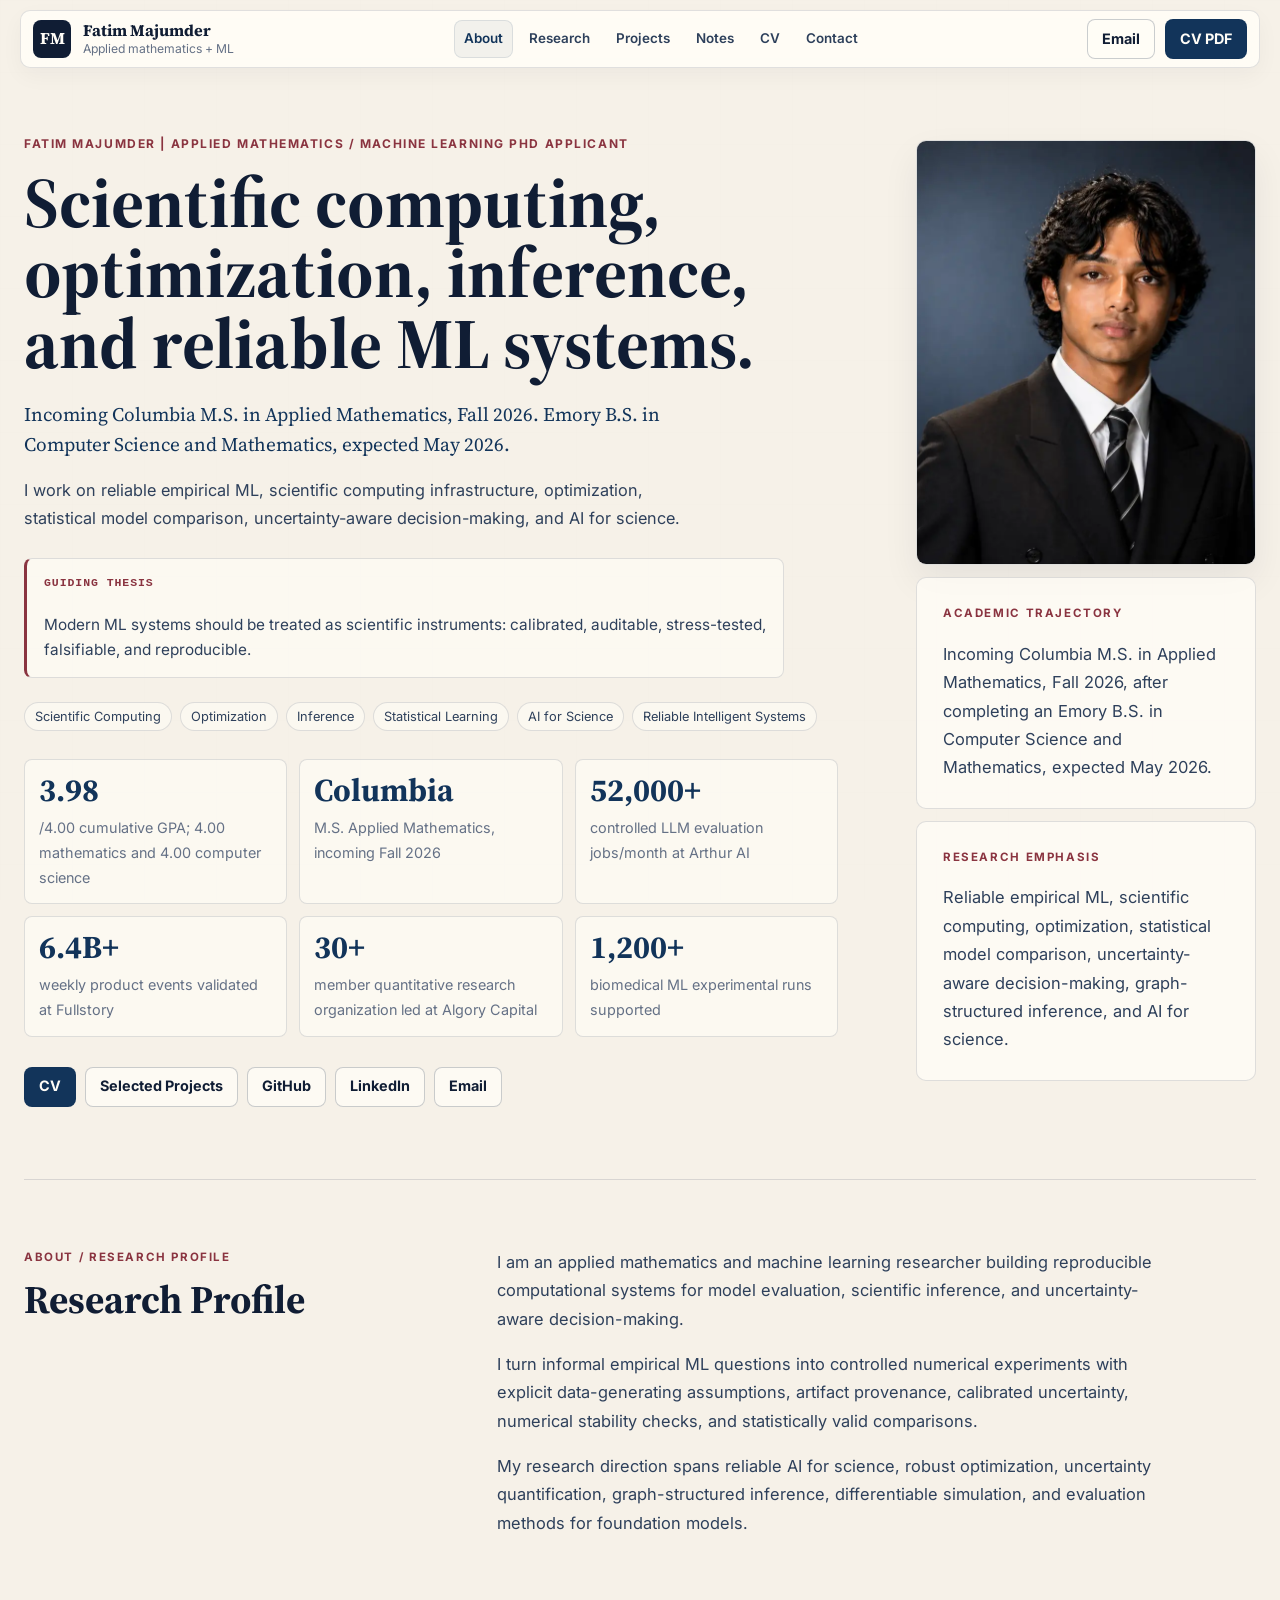
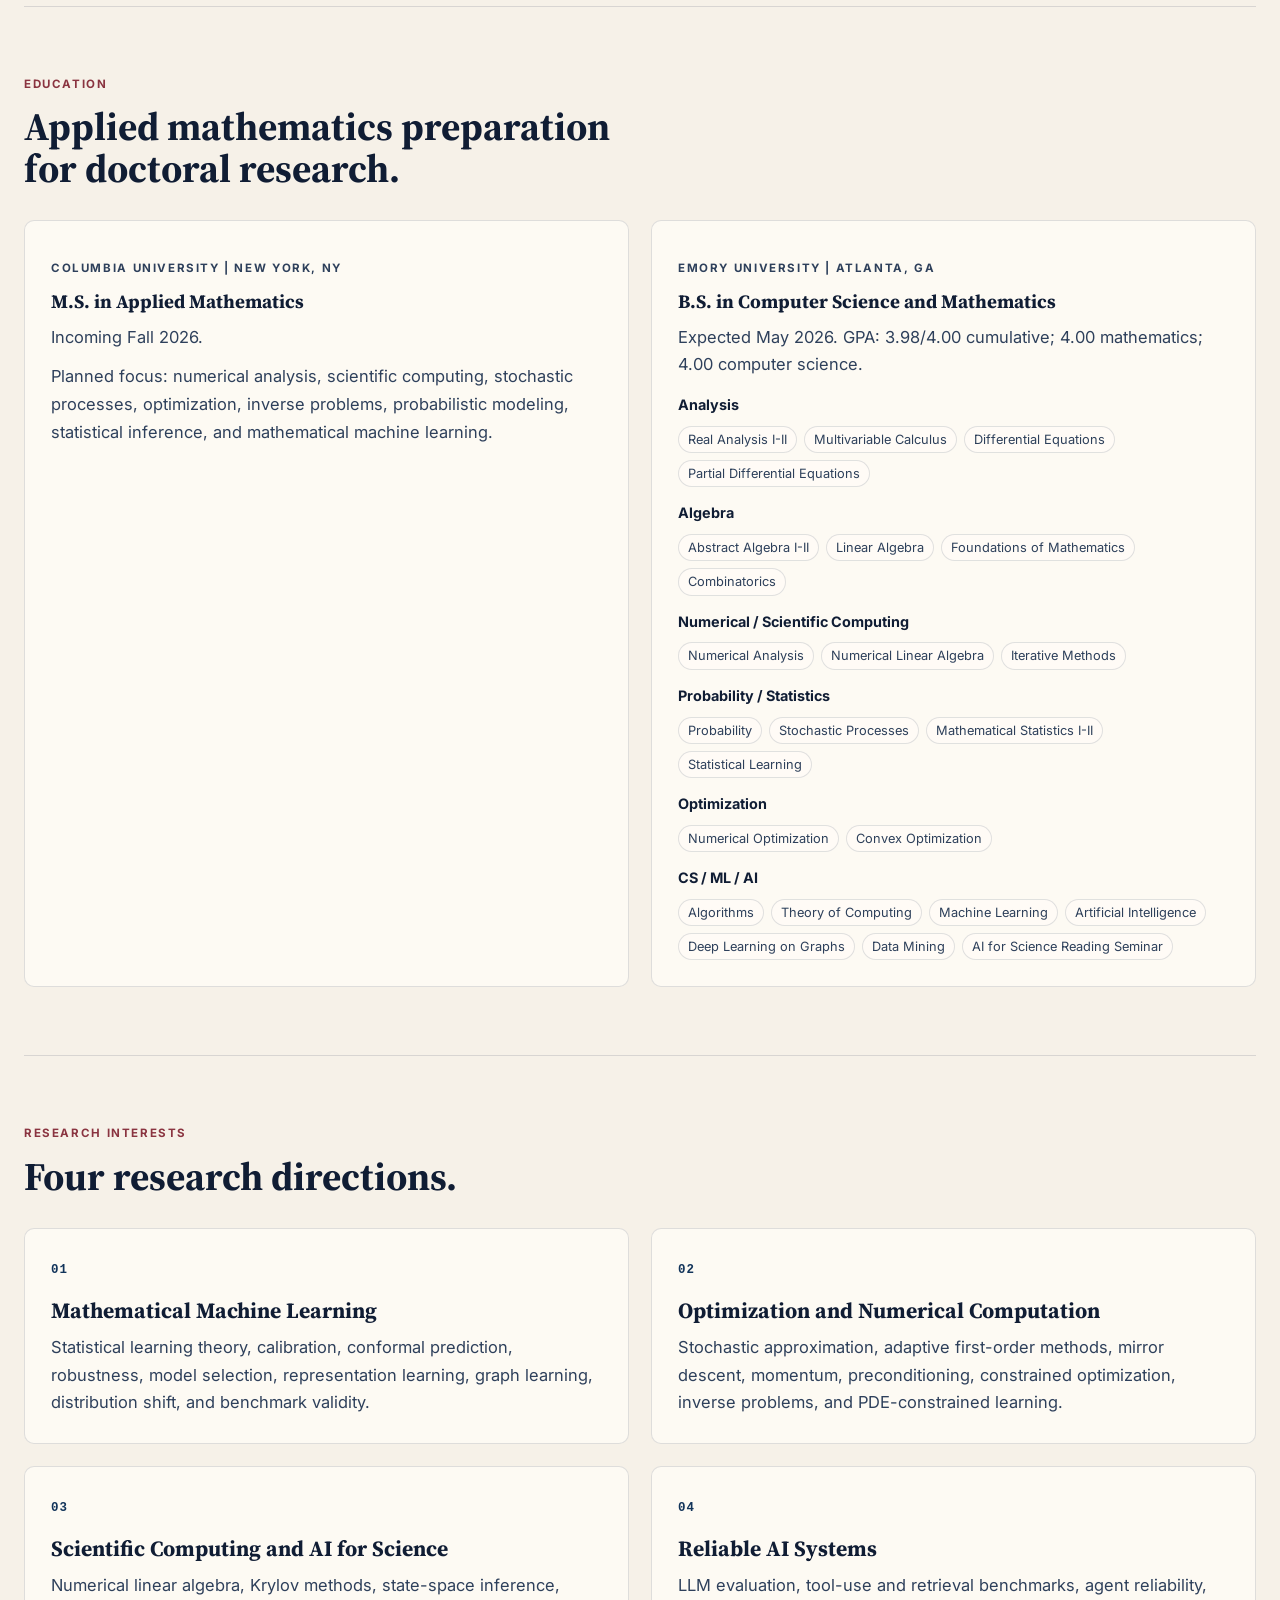
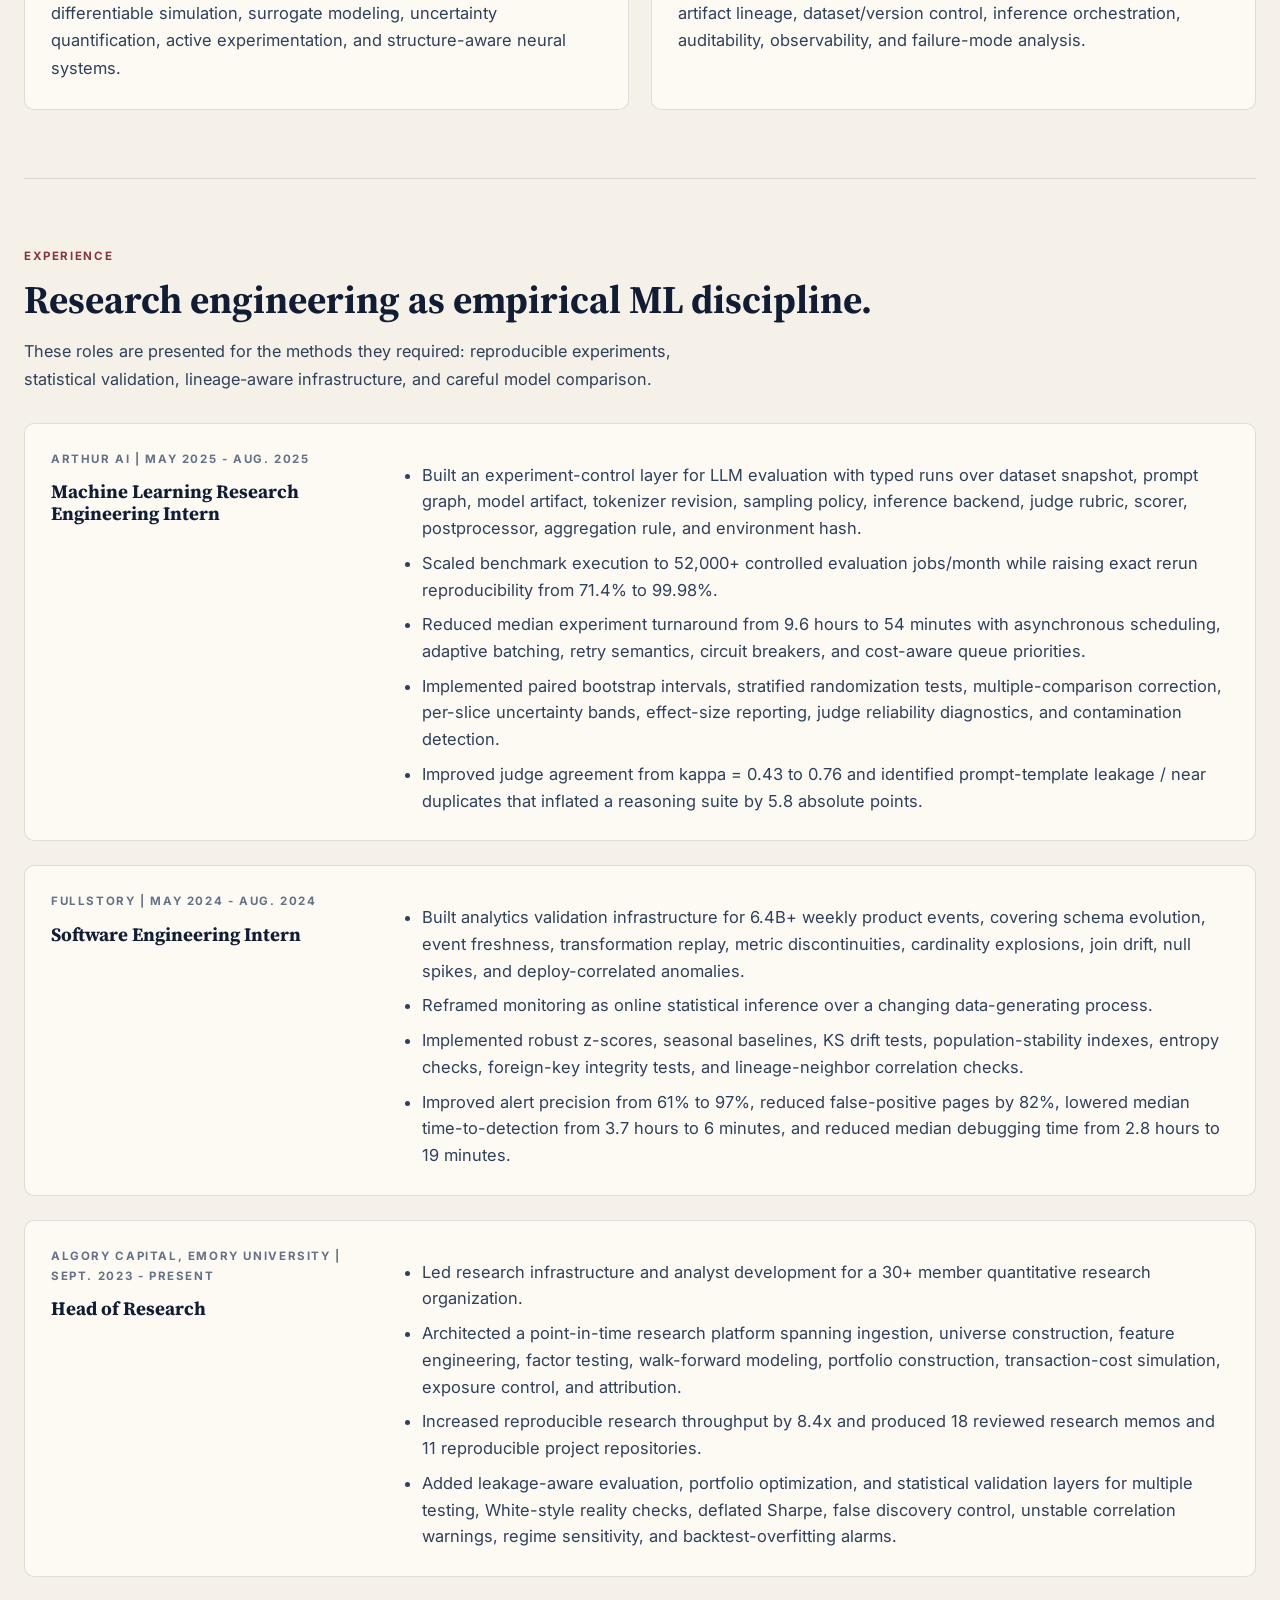
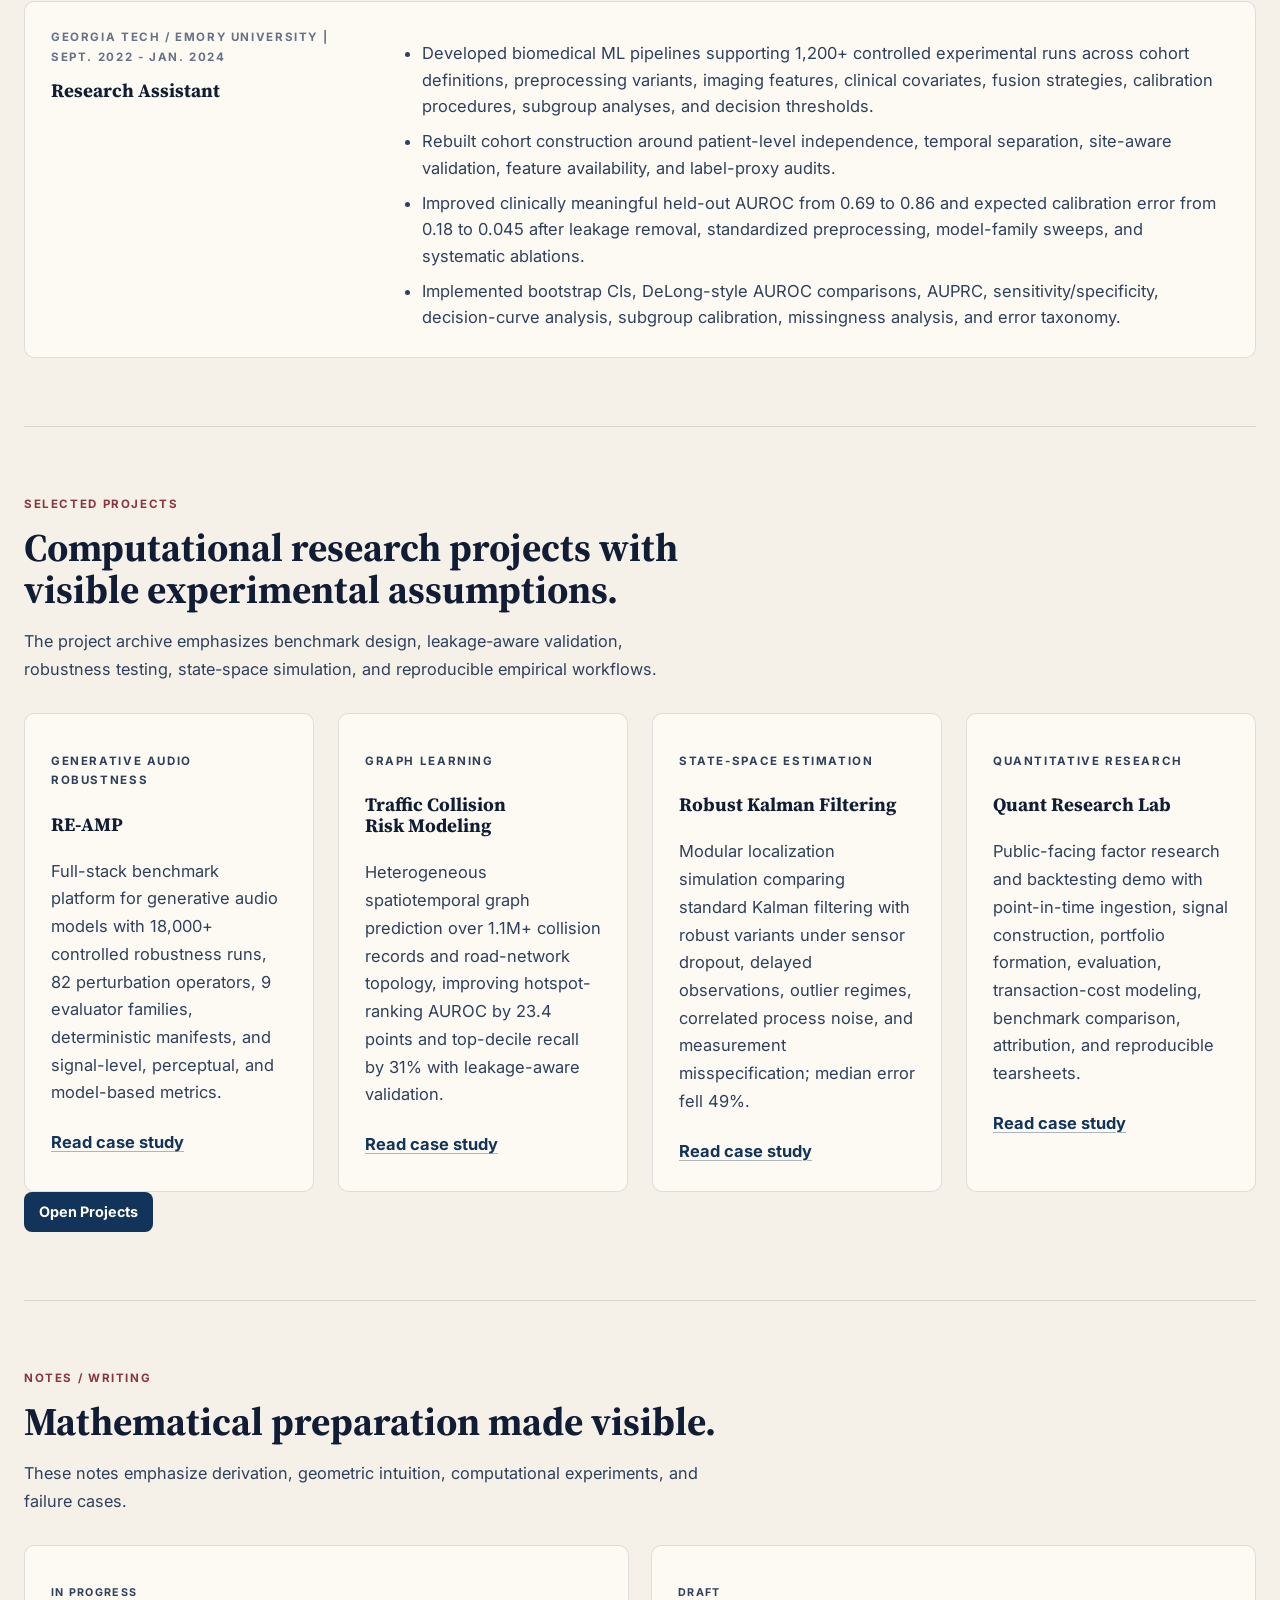
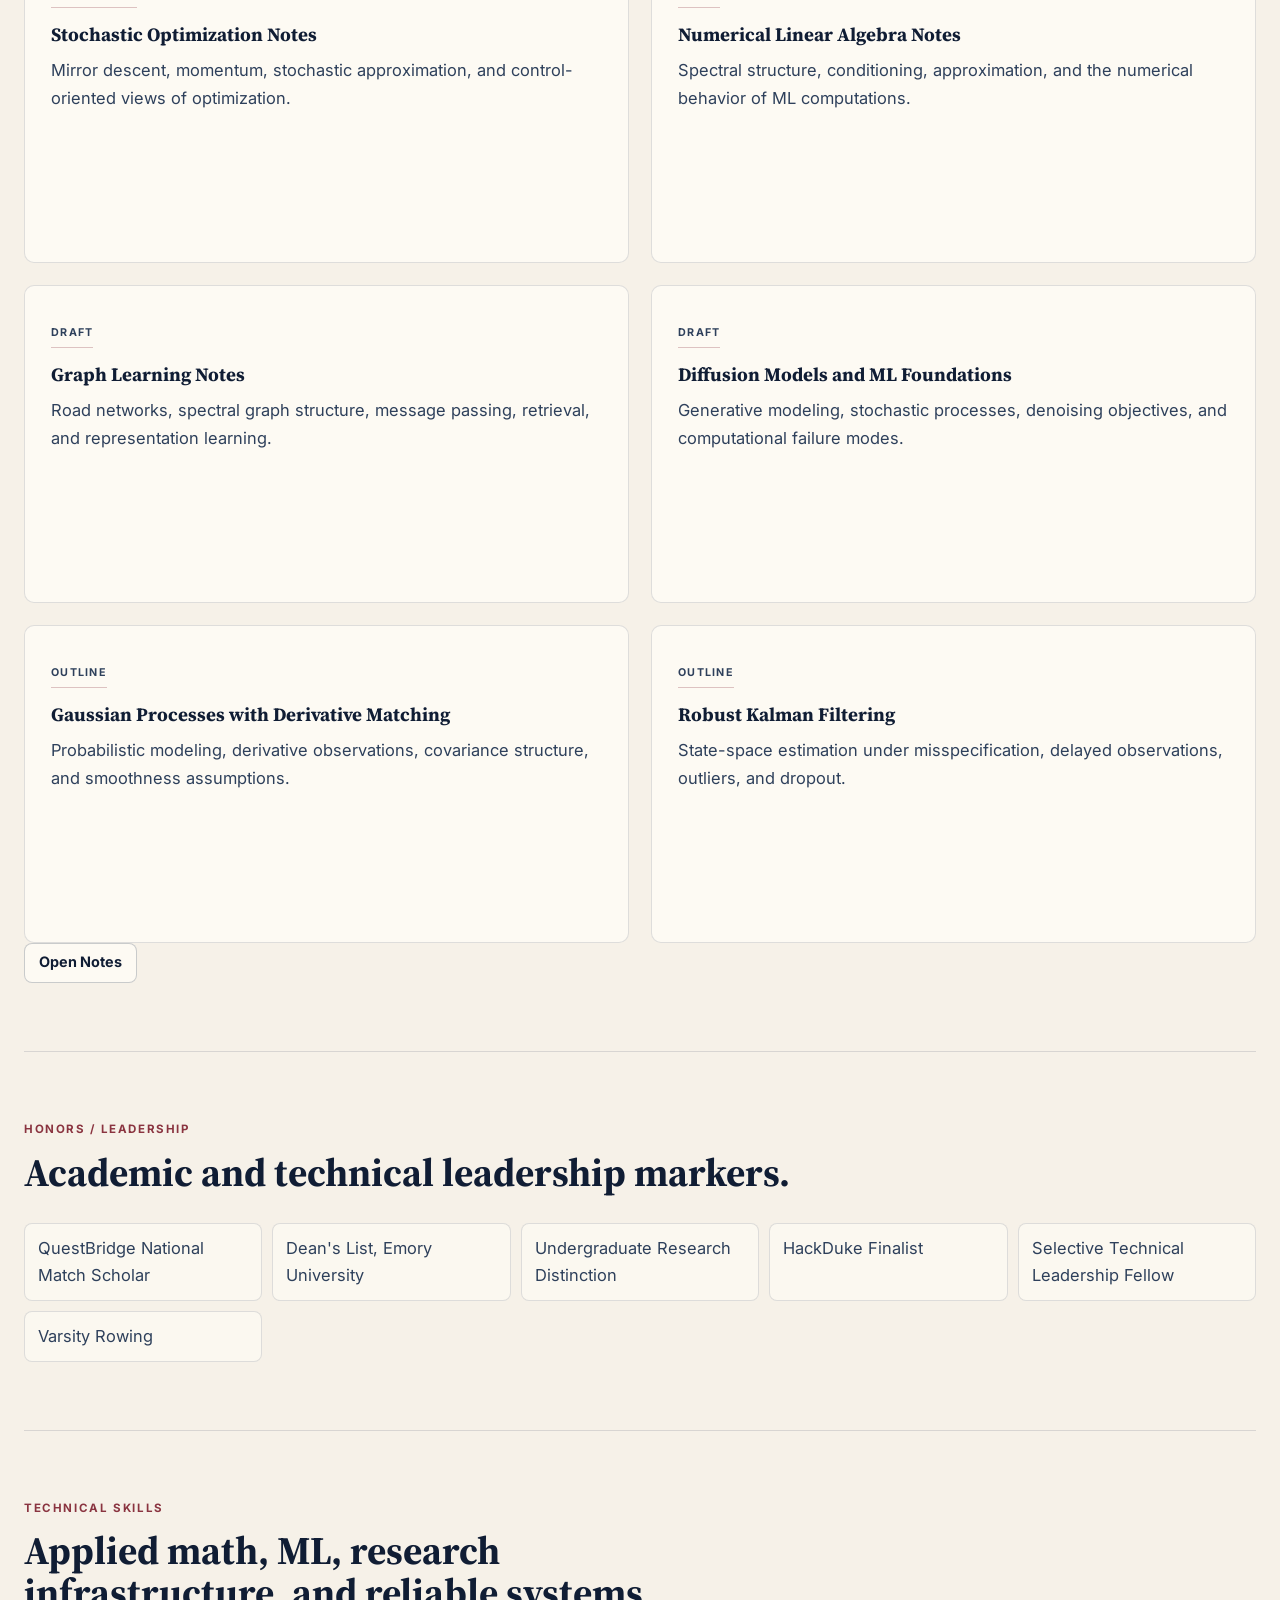
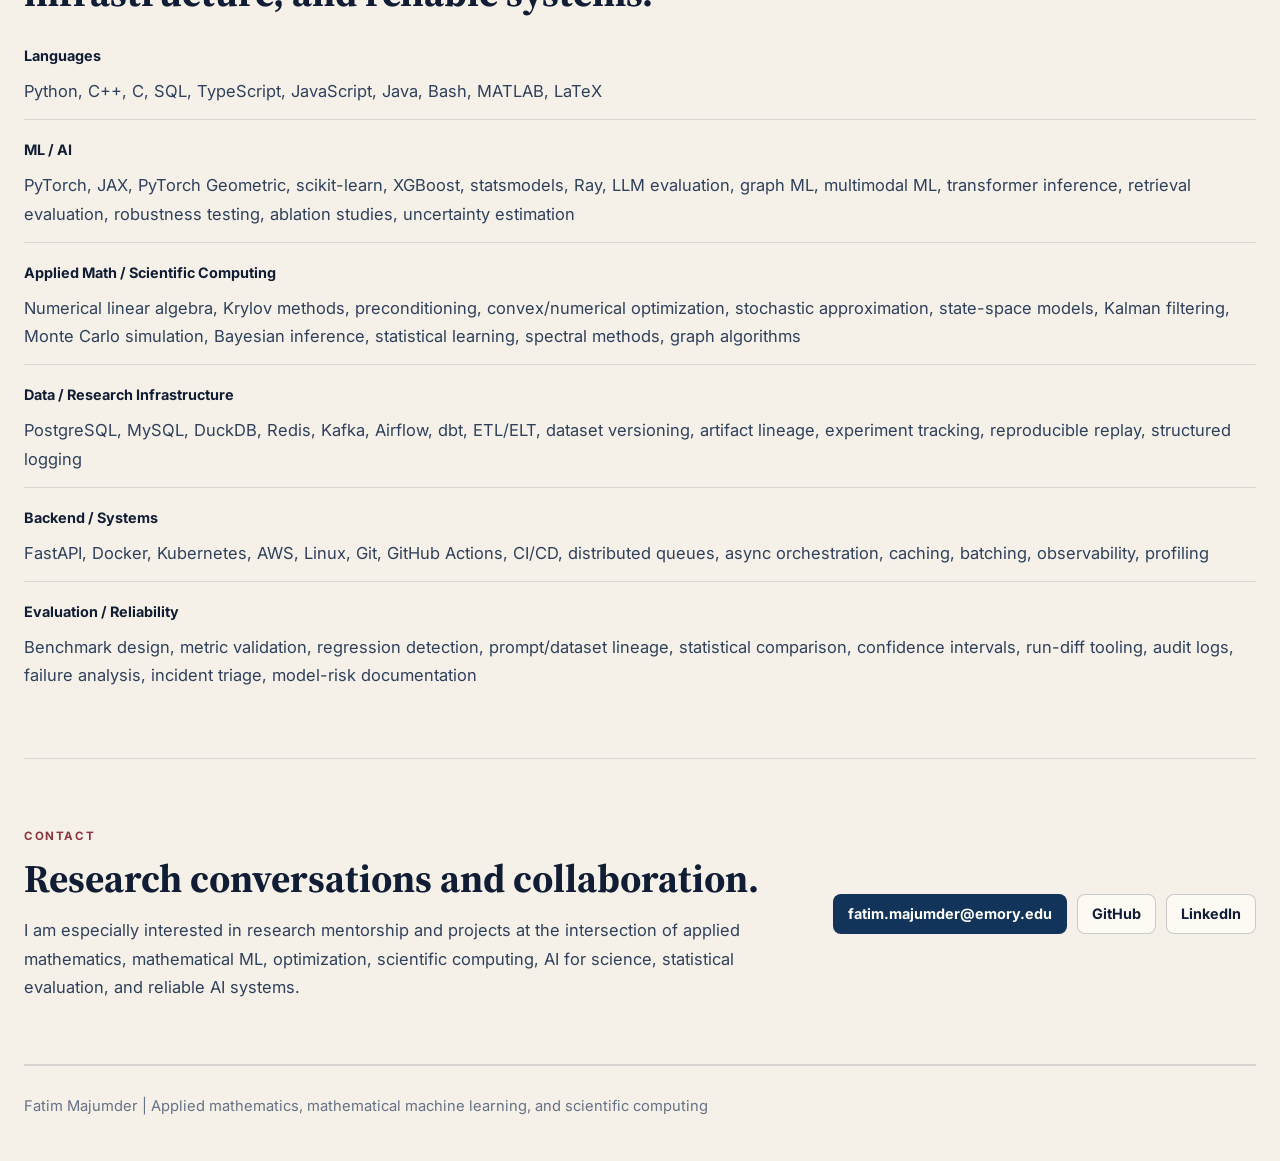
<file: index.html>
<!DOCTYPE html>
<html lang="en">
  <head>
    <meta charset="UTF-8">
    <meta name="viewport" content="width=device-width, initial-scale=1.0">
    <meta
      name="description"
      content="Fatim Majumder is an Applied Mathematics / Machine Learning PhD applicant, incoming Columbia M.S. student in Applied Mathematics, and Emory B.S. candidate focused on scientific computing, optimization, inference, statistical learning, AI for science, and reliable AI systems."
    >
    <meta
      name="keywords"
      content="Fatim Majumder, applied mathematics, machine learning, PhD applicant, scientific computing, optimization, inference, statistical learning, AI for science, reliable AI systems, LLM evaluation, graph learning, biomedical ML, Columbia University, Emory University"
    >
    <meta name="author" content="Fatim Majumder">
    <meta name="robots" content="index, follow">
    <meta name="theme-color" content="#17233c">
    <title>Fatim Majumder &mdash; Applied Mathematics / Machine Learning PhD Applicant</title>
    <link rel="canonical" href="https://fatimmajumder.github.io/">
    <link rel="icon" href="./assets/favicon.svg" type="image/svg+xml">
    <meta property="og:site_name" content="Fatim Majumder">
    <meta
      property="og:title"
      content="Fatim Majumder &mdash; Applied Mathematics / Machine Learning PhD Applicant"
    >
    <meta
      property="og:description"
      content="Applied Mathematics / Machine Learning PhD applicant focused on scientific computing, optimization, inference, statistical learning, AI for science, and reliable intelligent systems."
    >
    <meta property="og:type" content="website">
    <meta property="og:url" content="https://fatimmajumder.github.io/">
    <meta
      property="og:image"
      content="https://fatimmajumder.github.io/assets/social-preview.png"
    >
    <meta property="og:image:width" content="1200">
    <meta property="og:image:height" content="630">
    <meta
      property="og:image:alt"
      content="Fatim Majumder personal site preview for applied mathematics, mathematical machine learning, optimization, and scientific computing."
    >
    <meta name="twitter:card" content="summary_large_image">
    <meta
      name="twitter:title"
      content="Fatim Majumder &mdash; Applied Mathematics / Machine Learning PhD Applicant"
    >
    <meta
      name="twitter:description"
      content="Applied Mathematics / Machine Learning PhD applicant focused on scientific computing, optimization, inference, statistical learning, AI for science, and reliable intelligent systems."
    >
    <meta
      name="twitter:image"
      content="https://fatimmajumder.github.io/assets/social-preview.png"
    >
    <meta
      name="twitter:image:alt"
      content="Fatim Majumder personal site preview for applied mathematics and mathematical machine learning."
    >
    <link rel="preconnect" href="https://fonts.googleapis.com">
    <link rel="preconnect" href="https://fonts.gstatic.com" crossorigin>
    <link
      href="https://fonts.googleapis.com/css2?family=Source+Serif+4:opsz,wght@8..60,500;8..60,600;8..60,700&amp;family=Inter:wght@400;500;600;700&amp;display=swap"
      rel="stylesheet"
    >
    <link rel="stylesheet" href="./styles.css">
    <script type="application/ld+json">
      {
        "@context": "https://schema.org",
        "@graph": [
          {
            "@type": "Person",
            "name": "Fatim Majumder",
            "url": "https://fatimmajumder.github.io/",
            "email": "mailto:fatim.majumder@emory.edu",
            "jobTitle": "Applied Mathematics / Machine Learning PhD Applicant",
            "description": "Applied Mathematics / Machine Learning PhD applicant focused on scientific computing, optimization, inference, statistical learning, AI for science, and reliable intelligent systems.",
            "homeLocation": {
              "@type": "Place",
              "name": "New York, NY"
            },
            "affiliation": [
              {
                "@type": "CollegeOrUniversity",
                "name": "Columbia University",
                "description": "Incoming M.S. in Applied Mathematics, Fall 2026"
              },
              {
                "@type": "CollegeOrUniversity",
                "name": "Emory University",
                "description": "B.S. in Computer Science and Mathematics, expected May 2026"
              }
            ],
            "sameAs": [
              "https://github.com/fatimmajumder",
              "https://www.linkedin.com/in/fatim-majumder",
              "https://medium.com/@fatimm"
            ],
            "knowsAbout": [
              "Applied mathematics",
              "Mathematical machine learning",
              "Optimization",
              "Stochastic processes",
              "Stochastic approximation",
              "Numerical linear algebra",
              "Scientific computing",
              "Statistical learning",
              "AI for science",
              "Graph machine learning",
              "Biomedical machine learning",
              "LLM evaluation",
              "Inference",
              "Reliable intelligent systems",
              "Reliable AI evaluation",
              "Reproducible experimentation"
            ]
          },
          {
            "@type": "WebSite",
            "name": "Fatim Majumder",
            "url": "https://fatimmajumder.github.io/",
            "description": "Academic research homepage for Fatim Majumder, focused on applied mathematics, machine learning, scientific computing, optimization, AI for science, and reliable intelligent systems."
          }
        ]
      }
    </script>
  </head>
  <body class="home-page" data-page="about">
    <a class="skip-link" href="#main-content">Skip to main content</a>

    <header class="site-header">
      <div class="site-header-inner">
        <a class="brand-lockup" href="./index.html" aria-label="Fatim Majumder home">
          <span class="brand-mark" aria-hidden="true">FM</span>
          <span class="brand-copy">
            <strong>Fatim Majumder</strong>
            <span>Applied mathematics + ML</span>
          </span>
        </a>

        <nav class="site-nav" aria-label="Primary navigation">
          <a class="nav-link" data-nav="about" href="./index.html#about">About</a>
          <a class="nav-link" data-nav="research" href="./research.html">Research</a>
          <a class="nav-link" data-nav="projects" href="./projects.html">Projects</a>
          <a class="nav-link" data-nav="notes" href="./notes.html">Notes</a>
          <a class="nav-link" data-nav="cv" href="./cv.html">CV</a>
          <a class="nav-link" data-nav="contact" href="./contact.html">Contact</a>
        </nav>

        <div class="header-actions">
          <a class="button button-secondary" href="mailto:fatim.majumder@emory.edu">Email</a>
          <a
            class="button button-primary"
            href="./assets/Fatim-Majumder-Academic-CV.pdf"
            download
          >
            CV PDF
          </a>
        </div>
      </div>
    </header>

    <main id="main-content">
      <section class="hero section" id="about" aria-labelledby="hero-title">
        <div class="hero-copy">
          <p class="eyebrow">Fatim Majumder | Applied Mathematics / Machine Learning PhD Applicant</p>
          <h1 id="hero-title">Scientific computing, optimization, inference, and reliable ML systems.</h1>
          <p class="hero-deck">
            Incoming Columbia M.S. in Applied Mathematics, Fall 2026. Emory
            B.S. in Computer Science and Mathematics, expected May 2026.
          </p>
          <p class="hero-summary">
            I work on reliable empirical ML, scientific computing
            infrastructure, optimization, statistical model comparison,
            uncertainty-aware decision-making, and AI for science.
          </p>
          <div class="hero-status" role="note" aria-label="Guiding thesis">
            <p class="theorem-label">Guiding Thesis</p>
            <p>
              Modern ML systems should be treated as scientific instruments:
              calibrated, auditable, stress-tested, falsifiable, and
              reproducible.
            </p>
          </div>

          <ul class="interest-list">
            <li>Scientific Computing</li>
            <li>Optimization</li>
            <li>Inference</li>
            <li>Statistical Learning</li>
            <li>AI for Science</li>
            <li>Reliable Intelligent Systems</li>
          </ul>

          <ul class="hero-proof-list hero-proof-strip" aria-label="CV-backed proof points">
            <li class="hero-proof-item">
              <span class="hero-proof-value">3.98</span>
              <span class="proof-context">/4.00 cumulative GPA; 4.00 mathematics and 4.00 computer science</span>
            </li>
            <li class="hero-proof-item">
              <span class="hero-proof-value">Columbia</span>
              <span class="proof-context">M.S. Applied Mathematics, incoming Fall 2026</span>
            </li>
            <li class="hero-proof-item">
              <span class="hero-proof-value">52,000+</span>
              <span class="proof-context">controlled LLM evaluation jobs/month at Arthur AI</span>
            </li>
            <li class="hero-proof-item">
              <span class="hero-proof-value">6.4B+</span>
              <span class="proof-context">weekly product events validated at Fullstory</span>
            </li>
            <li class="hero-proof-item">
              <span class="hero-proof-value">30+</span>
              <span class="proof-context">member quantitative research organization led at Algory Capital</span>
            </li>
            <li class="hero-proof-item">
              <span class="hero-proof-value">1,200+</span>
              <span class="proof-context">biomedical ML experimental runs supported</span>
            </li>
          </ul>

          <div class="hero-actions">
            <a class="button button-primary" href="./assets/Fatim-Majumder-Academic-CV.pdf" download>CV</a>
            <a class="button button-secondary" href="./projects.html">Selected Projects</a>
            <a
              class="button button-secondary"
              href="https://github.com/fatimmajumder"
              target="_blank"
              rel="noopener noreferrer"
            >
              GitHub
            </a>
            <a
              class="button button-secondary"
              href="https://www.linkedin.com/in/fatim-majumder"
              target="_blank"
              rel="noopener noreferrer"
            >
              LinkedIn
            </a>
            <a class="button button-secondary" href="mailto:fatim.majumder@emory.edu">Email</a>
          </div>
        </div>

        <aside class="hero-rail" aria-label="Academic transition summary">
          <figure class="hero-portrait">
            <img
              src="./assets/fatim-majumder-headshot.webp"
              width="680"
              height="850"
              alt="Portrait of Fatim Majumder"
              decoding="async"
            >
          </figure>
          <div class="rail-block">
            <p class="detail-label">Academic trajectory</p>
            <p>
              Incoming Columbia M.S. in Applied Mathematics, Fall 2026, after
              completing an Emory B.S. in Computer Science and Mathematics,
              expected May 2026.
            </p>
          </div>
          <div class="rail-block">
            <p class="detail-label">Research emphasis</p>
            <p>
              Reliable empirical ML, scientific computing, optimization,
              statistical model comparison, uncertainty-aware decision-making,
              graph-structured inference, and AI for science.
            </p>
          </div>
        </aside>
      </section>

      <section class="section split-section" aria-labelledby="direction-title">
        <div class="section-heading">
          <p class="eyebrow">About / Research Profile</p>
          <h2 id="direction-title">Research Profile</h2>
        </div>
        <div class="section-copy">
          <p>
            I am an applied mathematics and machine learning researcher
            building reproducible computational systems for model evaluation,
            scientific inference, and uncertainty-aware decision-making.
          </p>
          <p>
            I turn informal empirical ML questions into controlled numerical
            experiments with explicit data-generating assumptions, artifact
            provenance, calibrated uncertainty, numerical stability checks, and
            statistically valid comparisons.
          </p>
          <p>
            My research direction spans reliable AI for science, robust
            optimization, uncertainty quantification, graph-structured
            inference, differentiable simulation, and evaluation methods for
            foundation models.
          </p>
        </div>
      </section>

      <section class="section" aria-labelledby="education-title">
        <div class="section-heading">
          <p class="eyebrow">Education</p>
          <h2 id="education-title">Applied mathematics preparation for doctoral research.</h2>
        </div>
        <div class="education-grid">
          <article class="education-card">
            <p class="card-kicker">Columbia University | New York, NY</p>
            <h3>M.S. in Applied Mathematics</h3>
            <p>Incoming Fall 2026.</p>
            <p>
              Planned focus: numerical analysis, scientific computing,
              stochastic processes, optimization, inverse problems,
              probabilistic modeling, statistical inference, and mathematical
              machine learning.
            </p>
          </article>

          <article class="education-card">
            <p class="card-kicker">Emory University | Atlanta, GA</p>
            <h3>B.S. in Computer Science and Mathematics</h3>
            <p>Expected May 2026. GPA: 3.98/4.00 cumulative; 4.00 mathematics; 4.00 computer science.</p>
            <div class="coursework-groups" aria-label="Selected Emory coursework">
              <div class="coursework-group">
                <h4>Analysis</h4>
                <ul class="coursework-tags">
                  <li>Real Analysis I-II</li>
                  <li>Multivariable Calculus</li>
                  <li>Differential Equations</li>
                  <li>Partial Differential Equations</li>
                </ul>
              </div>
              <div class="coursework-group">
                <h4>Algebra</h4>
                <ul class="coursework-tags">
                  <li>Abstract Algebra I-II</li>
                  <li>Linear Algebra</li>
                  <li>Foundations of Mathematics</li>
                  <li>Combinatorics</li>
                </ul>
              </div>
              <div class="coursework-group">
                <h4>Numerical / Scientific Computing</h4>
                <ul class="coursework-tags">
                  <li>Numerical Analysis</li>
                  <li>Numerical Linear Algebra</li>
                  <li>Iterative Methods</li>
                </ul>
              </div>
              <div class="coursework-group">
                <h4>Probability / Statistics</h4>
                <ul class="coursework-tags">
                  <li>Probability</li>
                  <li>Stochastic Processes</li>
                  <li>Mathematical Statistics I-II</li>
                  <li>Statistical Learning</li>
                </ul>
              </div>
              <div class="coursework-group">
                <h4>Optimization</h4>
                <ul class="coursework-tags">
                  <li>Numerical Optimization</li>
                  <li>Convex Optimization</li>
                </ul>
              </div>
              <div class="coursework-group">
                <h4>CS / ML / AI</h4>
                <ul class="coursework-tags">
                  <li>Algorithms</li>
                  <li>Theory of Computing</li>
                  <li>Machine Learning</li>
                  <li>Artificial Intelligence</li>
                  <li>Deep Learning on Graphs</li>
                  <li>Data Mining</li>
                  <li>AI for Science Reading Seminar</li>
                </ul>
              </div>
            </div>
          </article>
        </div>
      </section>

      <section class="section" aria-labelledby="themes-title">
        <div class="section-heading">
          <p class="eyebrow">Research Interests</p>
          <h2 id="themes-title">Four research directions.</h2>
        </div>

        <div class="theme-grid research-direction-grid">
          <article class="theme-card">
            <h3>Mathematical Machine Learning</h3>
            <p>
              Statistical learning theory, calibration, conformal prediction,
              robustness, model selection, representation learning, graph
              learning, distribution shift, and benchmark validity.
            </p>
          </article>

          <article class="theme-card">
            <h3>Optimization and Numerical Computation</h3>
            <p>
              Stochastic approximation, adaptive first-order methods, mirror
              descent, momentum, preconditioning, constrained optimization,
              inverse problems, and PDE-constrained learning.
            </p>
          </article>

          <article class="theme-card">
            <h3>Scientific Computing and AI for Science</h3>
            <p>
              Numerical linear algebra, Krylov methods, state-space inference,
              differentiable simulation, surrogate modeling, uncertainty
              quantification, active experimentation, and structure-aware
              neural systems.
            </p>
          </article>

          <article class="theme-card">
            <h3>Reliable AI Systems</h3>
            <p>
              LLM evaluation, tool-use and retrieval benchmarks, agent
              reliability, artifact lineage, dataset/version control,
              inference orchestration, auditability, observability, and
              failure-mode analysis.
            </p>
          </article>
        </div>
      </section>

      <section class="section" aria-labelledby="experience-title">
        <div class="section-heading">
          <p class="eyebrow">Experience</p>
          <h2 id="experience-title">Research engineering as empirical ML discipline.</h2>
          <p class="section-intro">
            These roles are presented for the methods they required:
            reproducible experiments, statistical validation, lineage-aware
            infrastructure, and careful model comparison.
          </p>
        </div>

        <div class="experience-list">
          <article class="experience-card">
            <div class="experience-meta">
              <p class="card-kicker">Arthur AI | May 2025 - Aug. 2025</p>
              <h3>Machine Learning Research Engineering Intern</h3>
            </div>
            <div class="experience-body">
              <ul class="bullet-list">
                <li>Built an experiment-control layer for LLM evaluation with typed runs over dataset snapshot, prompt graph, model artifact, tokenizer revision, sampling policy, inference backend, judge rubric, scorer, postprocessor, aggregation rule, and environment hash.</li>
                <li>Scaled benchmark execution to 52,000+ controlled evaluation jobs/month while raising exact rerun reproducibility from 71.4% to 99.98%.</li>
                <li>Reduced median experiment turnaround from 9.6 hours to 54 minutes with asynchronous scheduling, adaptive batching, retry semantics, circuit breakers, and cost-aware queue priorities.</li>
                <li>Implemented paired bootstrap intervals, stratified randomization tests, multiple-comparison correction, per-slice uncertainty bands, effect-size reporting, judge reliability diagnostics, and contamination detection.</li>
                <li>Improved judge agreement from kappa = 0.43 to 0.76 and identified prompt-template leakage / near duplicates that inflated a reasoning suite by 5.8 absolute points.</li>
              </ul>
            </div>
          </article>

          <article class="experience-card">
            <div class="experience-meta">
              <p class="card-kicker">Fullstory | May 2024 - Aug. 2024</p>
              <h3>Software Engineering Intern</h3>
            </div>
            <div class="experience-body">
              <ul class="bullet-list">
                <li>Built analytics validation infrastructure for 6.4B+ weekly product events, covering schema evolution, event freshness, transformation replay, metric discontinuities, cardinality explosions, join drift, null spikes, and deploy-correlated anomalies.</li>
                <li>Reframed monitoring as online statistical inference over a changing data-generating process.</li>
                <li>Implemented robust z-scores, seasonal baselines, KS drift tests, population-stability indexes, entropy checks, foreign-key integrity tests, and lineage-neighbor correlation checks.</li>
                <li>Improved alert precision from 61% to 97%, reduced false-positive pages by 82%, lowered median time-to-detection from 3.7 hours to 6 minutes, and reduced median debugging time from 2.8 hours to 19 minutes.</li>
              </ul>
            </div>
          </article>

          <article class="experience-card">
            <div class="experience-meta">
              <p class="card-kicker">Algory Capital, Emory University | Sept. 2023 - Present</p>
              <h3>Head of Research</h3>
            </div>
            <div class="experience-body">
              <ul class="bullet-list">
                <li>Led research infrastructure and analyst development for a 30+ member quantitative research organization.</li>
                <li>Architected a point-in-time research platform spanning ingestion, universe construction, feature engineering, factor testing, walk-forward modeling, portfolio construction, transaction-cost simulation, exposure control, and attribution.</li>
                <li>Increased reproducible research throughput by 8.4x and produced 18 reviewed research memos and 11 reproducible project repositories.</li>
                <li>Added leakage-aware evaluation, portfolio optimization, and statistical validation layers for multiple testing, White-style reality checks, deflated Sharpe, false discovery control, unstable correlation warnings, regime sensitivity, and backtest-overfitting alarms.</li>
              </ul>
            </div>
          </article>

          <article class="experience-card">
            <div class="experience-meta">
              <p class="card-kicker">Georgia Tech / Emory University | Sept. 2022 - Jan. 2024</p>
              <h3>Research Assistant</h3>
            </div>
            <div class="experience-body">
              <ul class="bullet-list">
                <li>Developed biomedical ML pipelines supporting 1,200+ controlled experimental runs across cohort definitions, preprocessing variants, imaging features, clinical covariates, fusion strategies, calibration procedures, subgroup analyses, and decision thresholds.</li>
                <li>Rebuilt cohort construction around patient-level independence, temporal separation, site-aware validation, feature availability, and label-proxy audits.</li>
                <li>Improved clinically meaningful held-out AUROC from 0.69 to 0.86 and expected calibration error from 0.18 to 0.045 after leakage removal, standardized preprocessing, model-family sweeps, and systematic ablations.</li>
                <li>Implemented bootstrap CIs, DeLong-style AUROC comparisons, AUPRC, sensitivity/specificity, decision-curve analysis, subgroup calibration, missingness analysis, and error taxonomy.</li>
              </ul>
            </div>
          </article>
        </div>
      </section>

      <section class="section" id="case-studies" aria-labelledby="projects-title">
        <div class="section-heading">
          <p class="eyebrow">Selected Projects</p>
          <h2 id="projects-title">Computational research projects with visible experimental assumptions.</h2>
          <p class="section-intro">
            The project archive emphasizes benchmark design, leakage-aware
            validation, robustness testing, state-space simulation, and
            reproducible empirical workflows.
          </p>
        </div>

        <div class="project-preview-list">
          <article class="project-preview">
            <p class="card-kicker">Generative audio robustness</p>
            <h3>RE-AMP</h3>
            <p>
              Full-stack benchmark platform for generative audio models with
              18,000+ controlled robustness runs, 82 perturbation operators, 9
              evaluator families, deterministic manifests, and signal-level,
              perceptual, and model-based metrics.
            </p>
            <a class="text-link" href="./case-studies/re-amp-audio-robustness.html">Read case study</a>
          </article>

          <article class="project-preview">
            <p class="card-kicker">Graph learning</p>
            <h3>Traffic Collision Risk Modeling</h3>
            <p>
              Heterogeneous spatiotemporal graph prediction over 1.1M+
              collision records and road-network topology, improving
              hotspot-ranking AUROC by 23.4 points and top-decile recall by
              31% with leakage-aware validation.
            </p>
            <a class="text-link" href="./case-studies/traffic-collision-risk-modeling.html">Read case study</a>
          </article>

          <article class="project-preview">
            <p class="card-kicker">State-space estimation</p>
            <h3>Robust Kalman Filtering</h3>
            <p>
              Modular localization simulation comparing standard Kalman
              filtering with robust variants under sensor dropout, delayed
              observations, outlier regimes, correlated process noise, and
              measurement misspecification; median error fell 49%.
            </p>
            <a class="text-link" href="./case-studies/robust-kalman-filtering.html">Read case study</a>
          </article>

          <article class="project-preview">
            <p class="card-kicker">Quantitative research</p>
            <h3>Quant Research Lab</h3>
            <p>
              Public-facing factor research and backtesting demo with
              point-in-time ingestion, signal construction, portfolio
              formation, evaluation, transaction-cost modeling, benchmark
              comparison, attribution, and reproducible tearsheets.
            </p>
            <a class="text-link" href="./case-studies/quant-research-lab.html">Read case study</a>
          </article>
        </div>

        <div class="section-actions">
          <a class="button button-primary" href="./projects.html">Open Projects</a>
        </div>
      </section>

      <section class="section" aria-labelledby="notes-title">
        <div class="section-heading">
          <p class="eyebrow">Notes / Writing</p>
          <h2 id="notes-title">Mathematical preparation made visible.</h2>
          <p class="section-intro">
            These notes emphasize derivation, geometric intuition,
            computational experiments, and failure cases.
          </p>
        </div>

        <div class="notes-preview-grid">
          <article class="note-card">
            <p class="note-status">in progress</p>
            <h3>Stochastic Optimization Notes</h3>
            <p>Mirror descent, momentum, stochastic approximation, and control-oriented views of optimization.</p>
          </article>
          <article class="note-card">
            <p class="note-status">draft</p>
            <h3>Numerical Linear Algebra Notes</h3>
            <p>Spectral structure, conditioning, approximation, and the numerical behavior of ML computations.</p>
          </article>
          <article class="note-card">
            <p class="note-status">draft</p>
            <h3>Graph Learning Notes</h3>
            <p>Road networks, spectral graph structure, message passing, retrieval, and representation learning.</p>
          </article>
          <article class="note-card">
            <p class="note-status">draft</p>
            <h3>Diffusion Models and ML Foundations</h3>
            <p>Generative modeling, stochastic processes, denoising objectives, and computational failure modes.</p>
          </article>
          <article class="note-card">
            <p class="note-status">outline</p>
            <h3>Gaussian Processes with Derivative Matching</h3>
            <p>Probabilistic modeling, derivative observations, covariance structure, and smoothness assumptions.</p>
          </article>
          <article class="note-card">
            <p class="note-status">outline</p>
            <h3>Robust Kalman Filtering</h3>
            <p>State-space estimation under misspecification, delayed observations, outliers, and dropout.</p>
          </article>
        </div>

        <div class="section-actions">
          <a class="button button-secondary" href="./notes.html">Open Notes</a>
        </div>
      </section>

      <section class="section" aria-labelledby="honors-title">
        <div class="section-heading">
          <p class="eyebrow">Honors / Leadership</p>
          <h2 id="honors-title">Academic and technical leadership markers.</h2>
        </div>
        <ul class="archive-list">
          <li>QuestBridge National Match Scholar</li>
          <li>Dean's List, Emory University</li>
          <li>Undergraduate Research Distinction</li>
          <li>HackDuke Finalist</li>
          <li>Selective Technical Leadership Fellow</li>
          <li>Varsity Rowing</li>
        </ul>
      </section>

      <section class="section" aria-labelledby="skills-title">
        <div class="section-heading">
          <p class="eyebrow">Technical Skills</p>
          <h2 id="skills-title">Applied math, ML, research infrastructure, and reliable systems.</h2>
        </div>
        <div class="coursework-groups skill-groups">
          <div class="coursework-group">
            <h4>Languages</h4>
            <p>Python, C++, C, SQL, TypeScript, JavaScript, Java, Bash, MATLAB, LaTeX</p>
          </div>
          <div class="coursework-group">
            <h4>ML / AI</h4>
            <p>PyTorch, JAX, PyTorch Geometric, scikit-learn, XGBoost, statsmodels, Ray, LLM evaluation, graph ML, multimodal ML, transformer inference, retrieval evaluation, robustness testing, ablation studies, uncertainty estimation</p>
          </div>
          <div class="coursework-group">
            <h4>Applied Math / Scientific Computing</h4>
            <p>Numerical linear algebra, Krylov methods, preconditioning, convex/numerical optimization, stochastic approximation, state-space models, Kalman filtering, Monte Carlo simulation, Bayesian inference, statistical learning, spectral methods, graph algorithms</p>
          </div>
          <div class="coursework-group">
            <h4>Data / Research Infrastructure</h4>
            <p>PostgreSQL, MySQL, DuckDB, Redis, Kafka, Airflow, dbt, ETL/ELT, dataset versioning, artifact lineage, experiment tracking, reproducible replay, structured logging</p>
          </div>
          <div class="coursework-group">
            <h4>Backend / Systems</h4>
            <p>FastAPI, Docker, Kubernetes, AWS, Linux, Git, GitHub Actions, CI/CD, distributed queues, async orchestration, caching, batching, observability, profiling</p>
          </div>
          <div class="coursework-group">
            <h4>Evaluation / Reliability</h4>
            <p>Benchmark design, metric validation, regression detection, prompt/dataset lineage, statistical comparison, confidence intervals, run-diff tooling, audit logs, failure analysis, incident triage, model-risk documentation</p>
          </div>
        </div>
      </section>

      <section class="section contact-band" id="contact" aria-labelledby="contact-title">
        <div>
          <p class="eyebrow">Contact</p>
          <h2 id="contact-title">Research conversations and collaboration.</h2>
          <p>
            I am especially interested in research mentorship and projects at
            the intersection of applied mathematics, mathematical ML,
            optimization, scientific computing, AI for science, statistical
            evaluation, and reliable AI systems.
          </p>
        </div>
        <div class="contact-actions">
          <a class="button button-primary" href="mailto:fatim.majumder@emory.edu">fatim.majumder@emory.edu</a>
          <a
            class="button button-secondary"
            href="https://github.com/fatimmajumder"
            target="_blank"
            rel="noopener noreferrer"
          >
            GitHub
          </a>
          <a
            class="button button-secondary"
            href="https://www.linkedin.com/in/fatim-majumder"
            target="_blank"
            rel="noopener noreferrer"
          >
            LinkedIn
          </a>
        </div>
      </section>
    </main>

    <footer class="site-footer">
      <p>Fatim Majumder | Applied mathematics, mathematical machine learning, and scientific computing</p>
    </footer>

    <script src="./script.js" defer></script>
  </body>
</html>
</file>
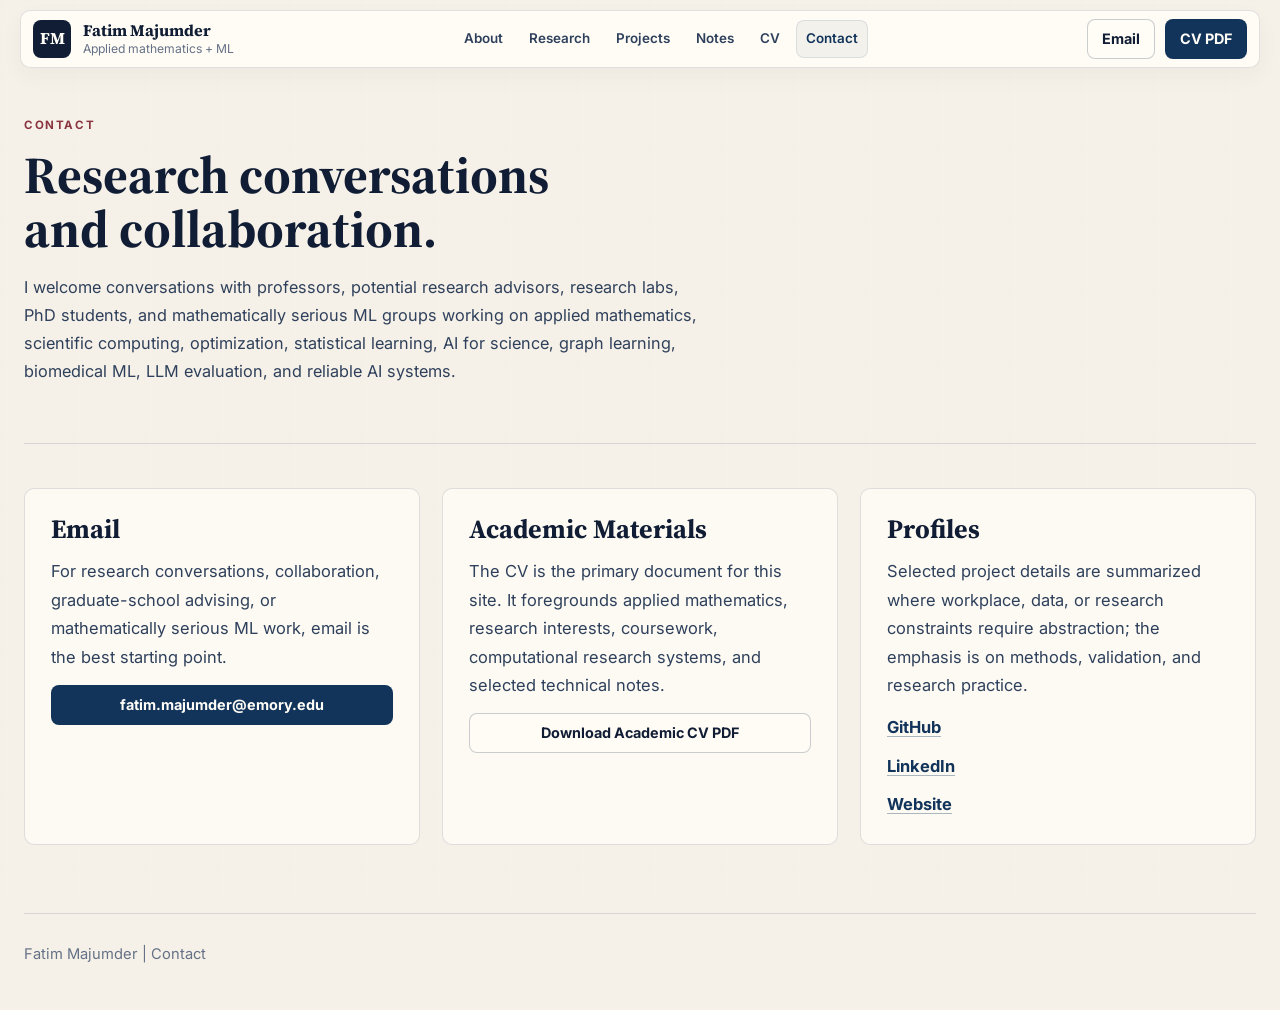
<file: contact.html>
<!DOCTYPE html>
<html lang="en">
  <head>
    <meta charset="UTF-8">
    <meta name="viewport" content="width=device-width, initial-scale=1.0">
    <meta
      name="description"
      content="Contact Fatim Majumder for research conversations, doctoral research fit, applied mathematics, machine learning, scientific computing, optimization, statistical learning, AI for science, graph ML, biomedical ML, LLM evaluation, and reliable AI systems."
    >
    <meta
      name="keywords"
      content="Fatim Majumder contact, applied mathematics, Columbia University, Emory University, mathematical machine learning, optimization, scientific computing"
    >
    <meta name="author" content="Fatim Majumder">
    <meta name="robots" content="index, follow">
    <meta name="theme-color" content="#17233c">
    <title>Contact | Fatim Majumder &mdash; Research Conversations</title>
    <link rel="canonical" href="https://fatimmajumder.github.io/contact.html">
    <link rel="icon" href="./assets/favicon.svg" type="image/svg+xml">
    <meta property="og:site_name" content="Fatim Majumder">
    <meta property="og:title" content="Contact | Fatim Majumder &mdash; Research Conversations">
    <meta
      property="og:description"
      content="Contact Fatim Majumder for research conversations in applied mathematics, machine learning, scientific computing, optimization, statistical learning, AI for science, and reliable AI systems."
    >
    <meta property="og:type" content="profile">
    <meta property="og:url" content="https://fatimmajumder.github.io/contact.html">
    <meta property="og:image" content="https://fatimmajumder.github.io/assets/social-preview.png">
    <meta name="twitter:card" content="summary_large_image">
    <meta name="twitter:title" content="Contact | Fatim Majumder &mdash; Research Conversations">
    <meta name="twitter:description" content="Contact Fatim Majumder for research conversations in applied mathematics, machine learning, scientific computing, optimization, AI for science, and reliable AI systems.">
    <meta name="twitter:image" content="https://fatimmajumder.github.io/assets/social-preview.png">
    <link rel="preconnect" href="https://fonts.googleapis.com">
    <link rel="preconnect" href="https://fonts.gstatic.com" crossorigin>
    <link
      href="https://fonts.googleapis.com/css2?family=Source+Serif+4:opsz,wght@8..60,500;8..60,600;8..60,700&amp;family=Inter:wght@400;500;600;700&amp;display=swap"
      rel="stylesheet"
    >
    <link rel="stylesheet" href="./styles.css">
    <script type="application/ld+json">
      {
        "@context": "https://schema.org",
        "@type": "ContactPage",
        "name": "Contact | Fatim Majumder",
        "url": "https://fatimmajumder.github.io/contact.html",
        "about": {
          "@type": "Person",
          "name": "Fatim Majumder",
          "email": "mailto:fatim.majumder@emory.edu"
        }
      }
    </script>
  </head>
  <body data-page="contact">
    <a class="skip-link" href="#main-content">Skip to main content</a>

    <header class="site-header">
      <div class="site-header-inner">
        <a class="brand-lockup" href="./index.html" aria-label="Fatim Majumder home">
          <span class="brand-mark" aria-hidden="true">FM</span>
          <span class="brand-copy">
            <strong>Fatim Majumder</strong>
            <span>Applied mathematics + ML</span>
          </span>
        </a>

        <nav class="site-nav" aria-label="Primary navigation">
          <a class="nav-link" data-nav="about" href="./index.html#about">About</a>
          <a class="nav-link" data-nav="research" href="./research.html">Research</a>
          <a class="nav-link" data-nav="projects" href="./projects.html">Projects</a>
          <a class="nav-link" data-nav="notes" href="./notes.html">Notes</a>
          <a class="nav-link" data-nav="cv" href="./cv.html">CV</a>
          <a class="nav-link" data-nav="contact" href="./contact.html">Contact</a>
        </nav>

        <div class="header-actions">
          <a class="button button-secondary" href="mailto:fatim.majumder@emory.edu">Email</a>
          <a class="button button-primary" href="./assets/Fatim-Majumder-Academic-CV.pdf" download>CV PDF</a>
        </div>
      </div>
    </header>

    <main id="main-content">
      <section class="page-hero section" aria-labelledby="contact-title">
        <div class="page-hero-main">
          <p class="eyebrow">Contact</p>
          <h1 id="contact-title">Research conversations and collaboration.</h1>
          <p class="page-hero-summary">
            I welcome conversations with professors, potential research
            advisors, research labs, PhD students, and mathematically serious
            ML groups working on applied mathematics, scientific computing,
            optimization, statistical learning, AI for science, graph learning,
            biomedical ML, LLM evaluation, and reliable AI systems.
          </p>
        </div>
      </section>

      <section class="section contact-layout" aria-label="Contact links">
        <div class="contact-panel">
          <h2>Email</h2>
          <p>
            For research conversations, collaboration, graduate-school
            advising, or mathematically serious ML work, email is the best
            starting point.
          </p>
          <a class="button button-primary" href="mailto:fatim.majumder@emory.edu">fatim.majumder@emory.edu</a>
        </div>

        <div class="contact-panel">
          <h2>Academic Materials</h2>
          <p>
            The CV is the primary document for this site. It foregrounds
            applied mathematics, research interests, coursework, computational
            research systems, and selected technical notes.
          </p>
          <a class="button button-secondary" href="./assets/Fatim-Majumder-Academic-CV.pdf" download>
            Download Academic CV PDF
          </a>
        </div>

        <div class="contact-panel">
          <h2>Profiles</h2>
          <p>
            Selected project details are summarized where workplace, data, or
            research constraints require abstraction; the emphasis is on
            methods, validation, and research practice.
          </p>
          <div class="profile-links">
            <a
              class="text-link"
              href="https://github.com/fatimmajumder"
              target="_blank"
              rel="noopener noreferrer"
            >
              GitHub
            </a>
            <a
              class="text-link"
              href="https://www.linkedin.com/in/fatim-majumder"
              target="_blank"
              rel="noopener noreferrer"
            >
              LinkedIn
            </a>
            <a class="text-link" href="https://fatimmajumder.github.io">
              Website
            </a>
          </div>
        </div>
      </section>
    </main>

    <footer class="site-footer">
      <p>Fatim Majumder | Contact</p>
    </footer>

    <script src="./script.js" defer></script>
  </body>
</html>
</file>
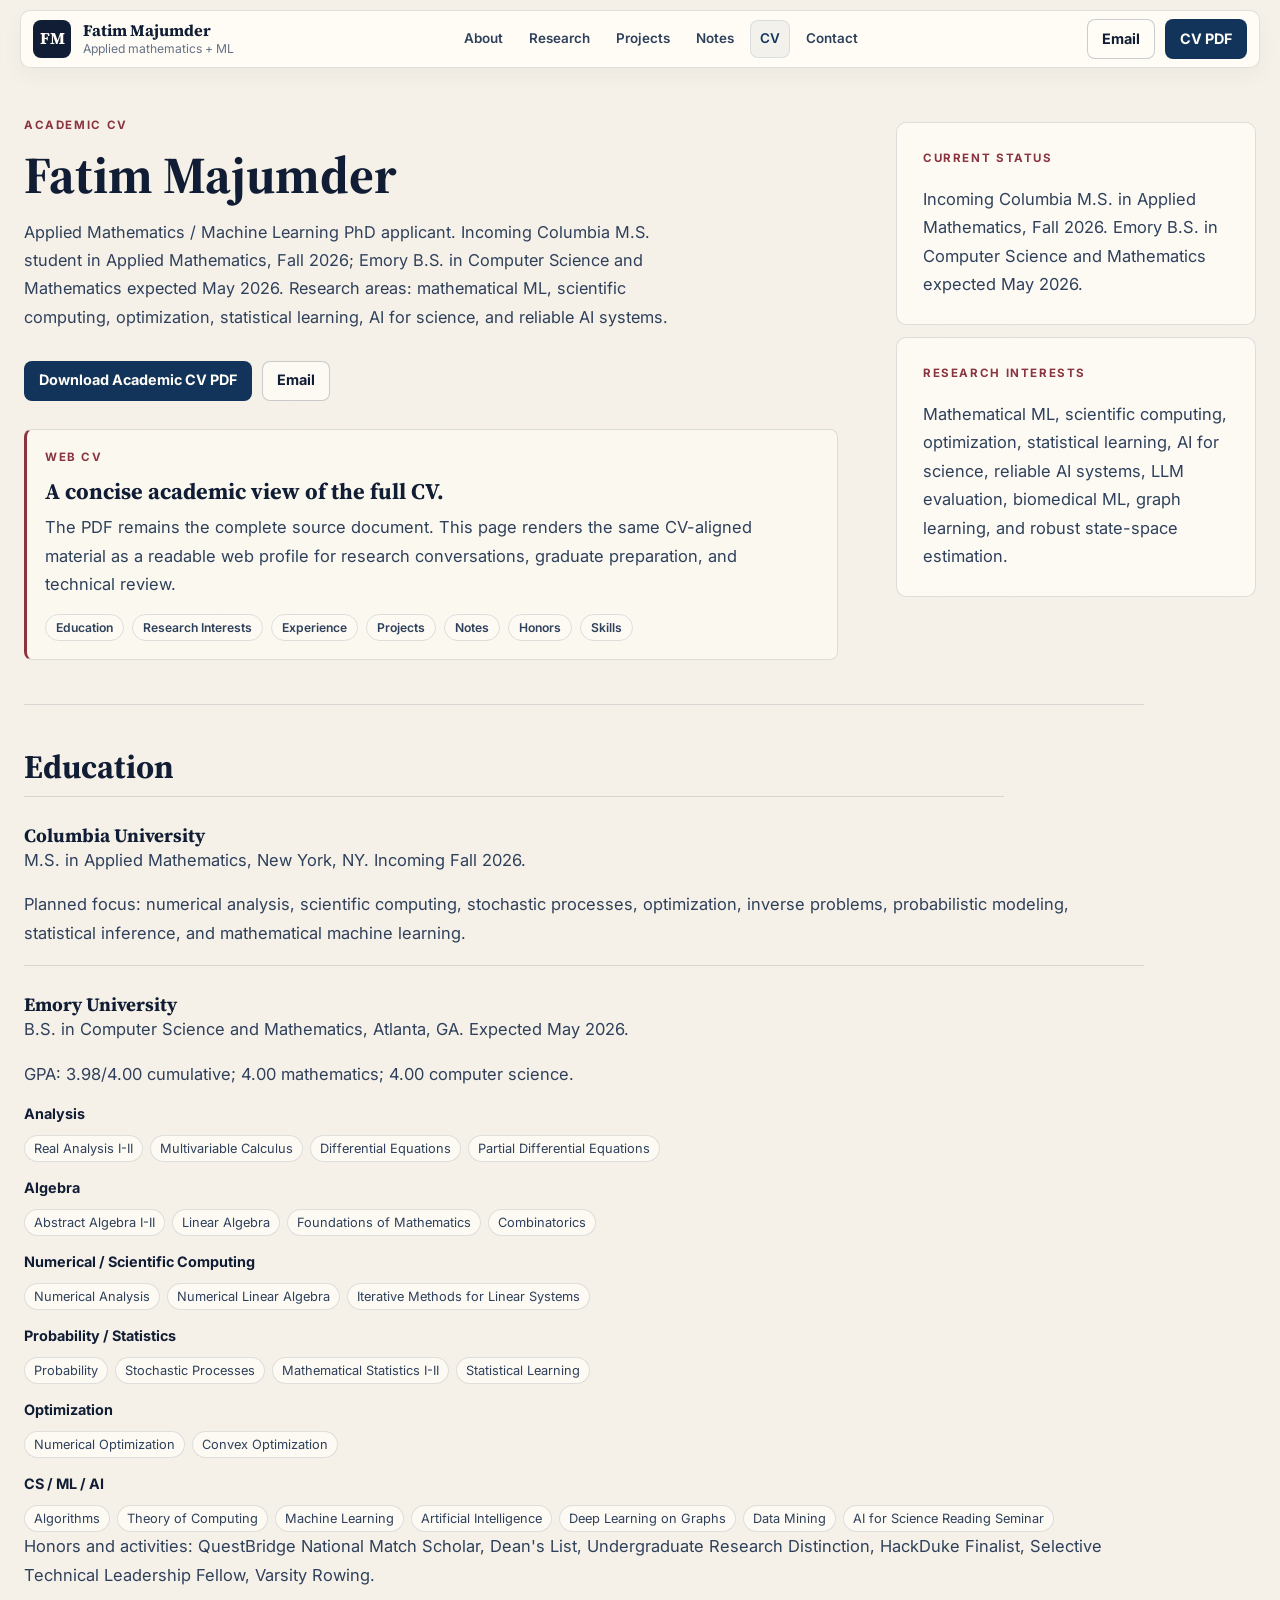
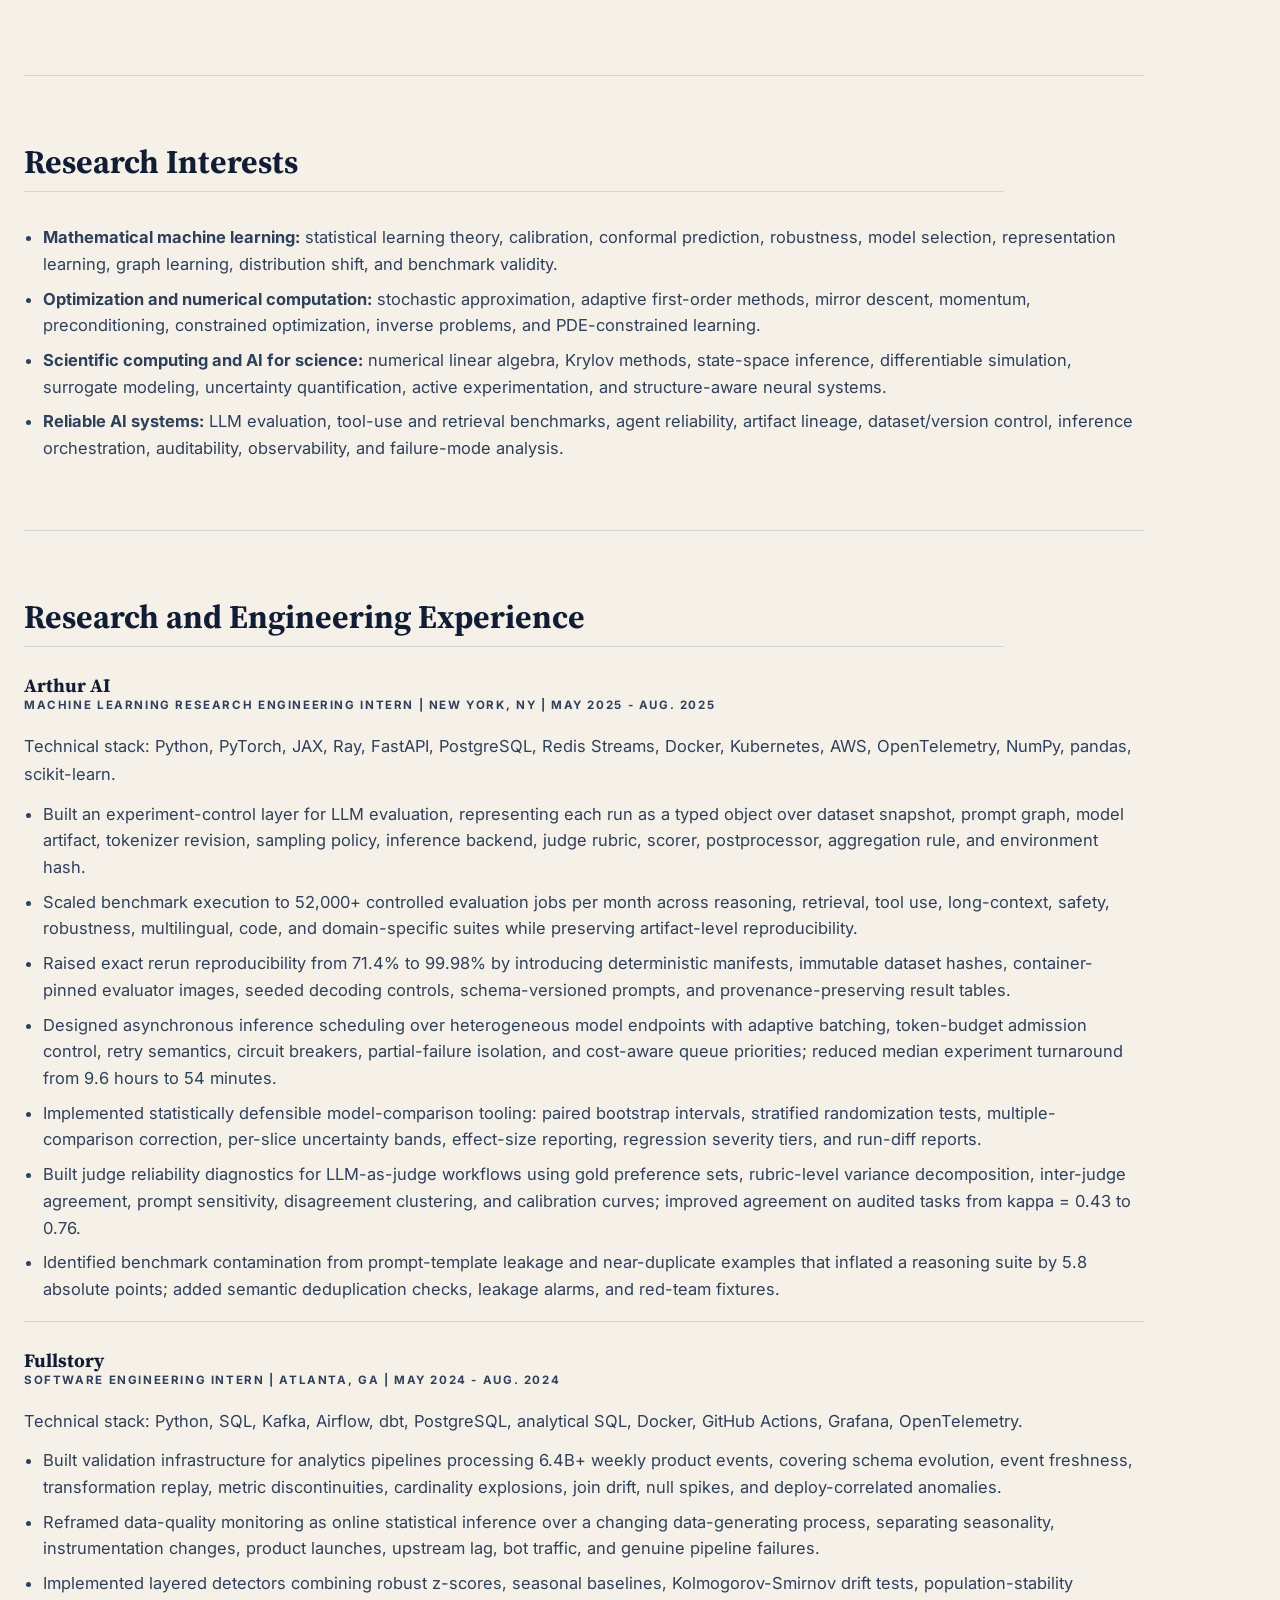
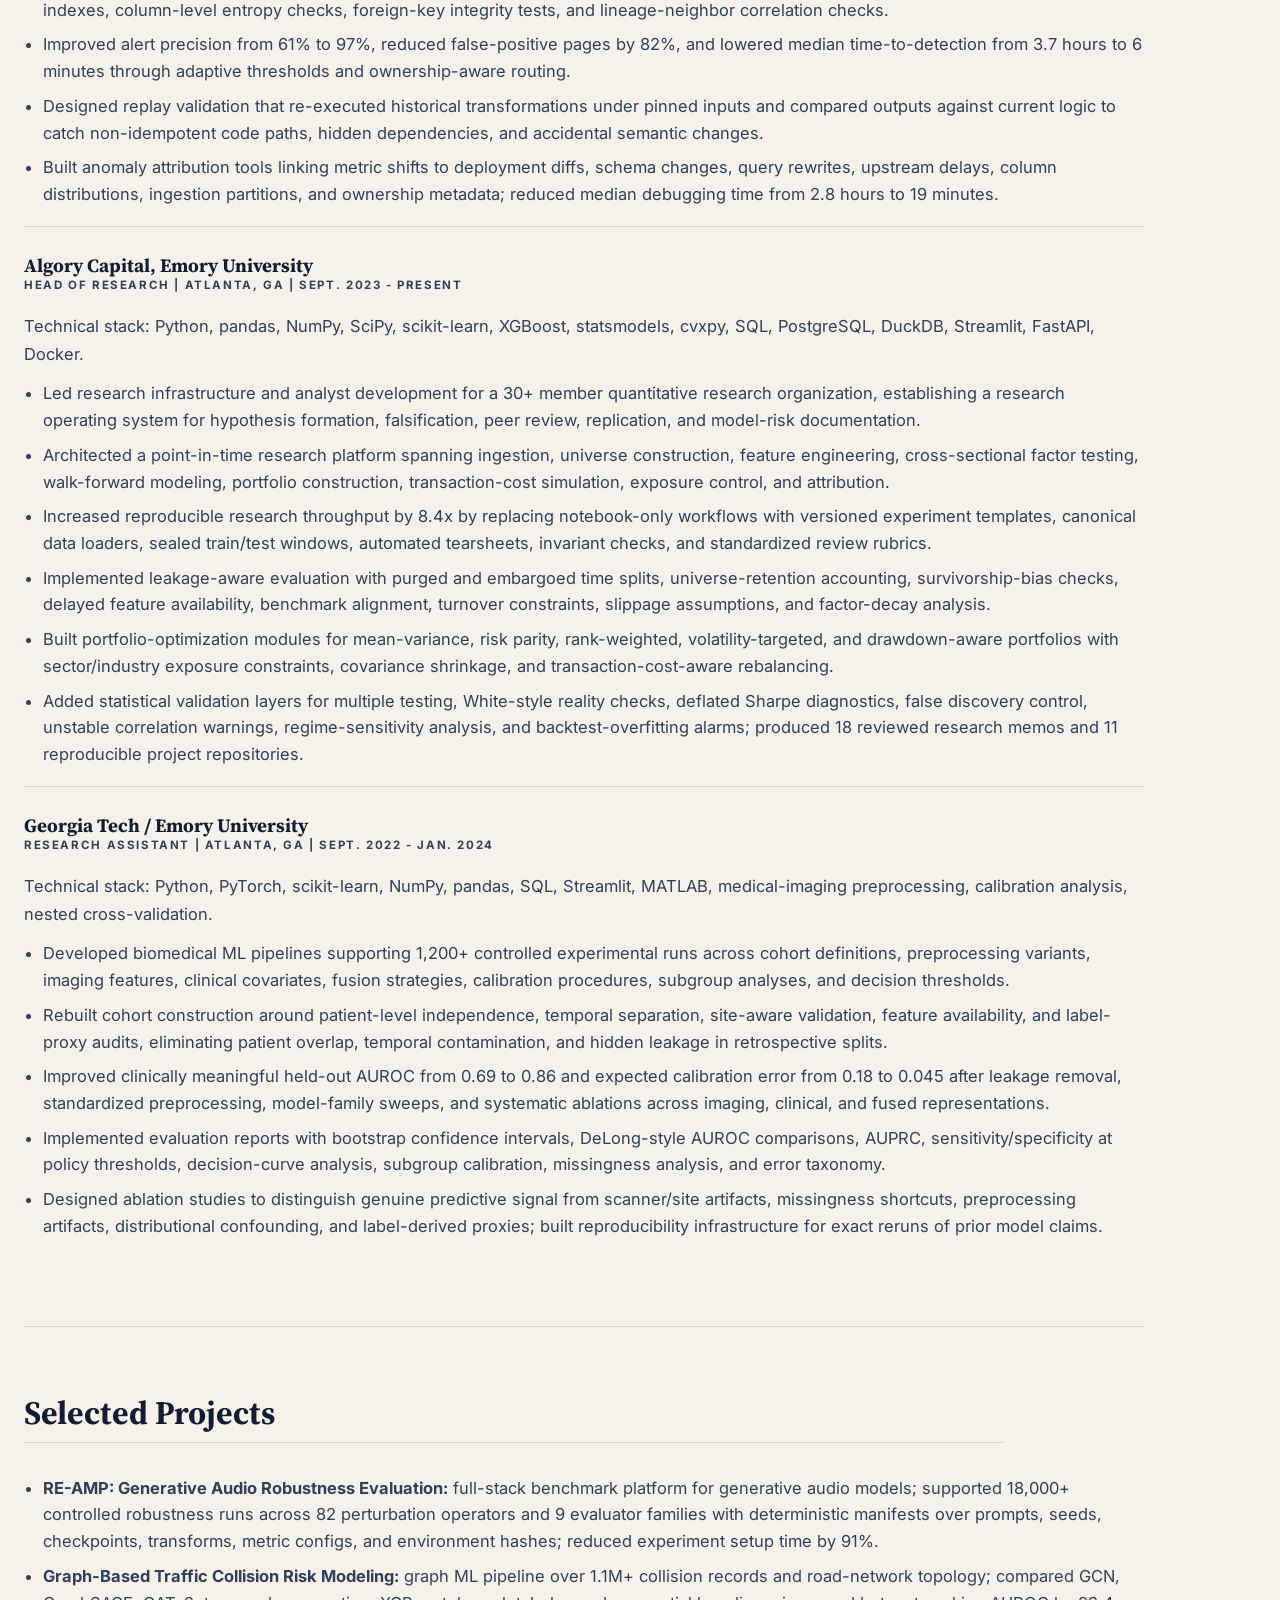
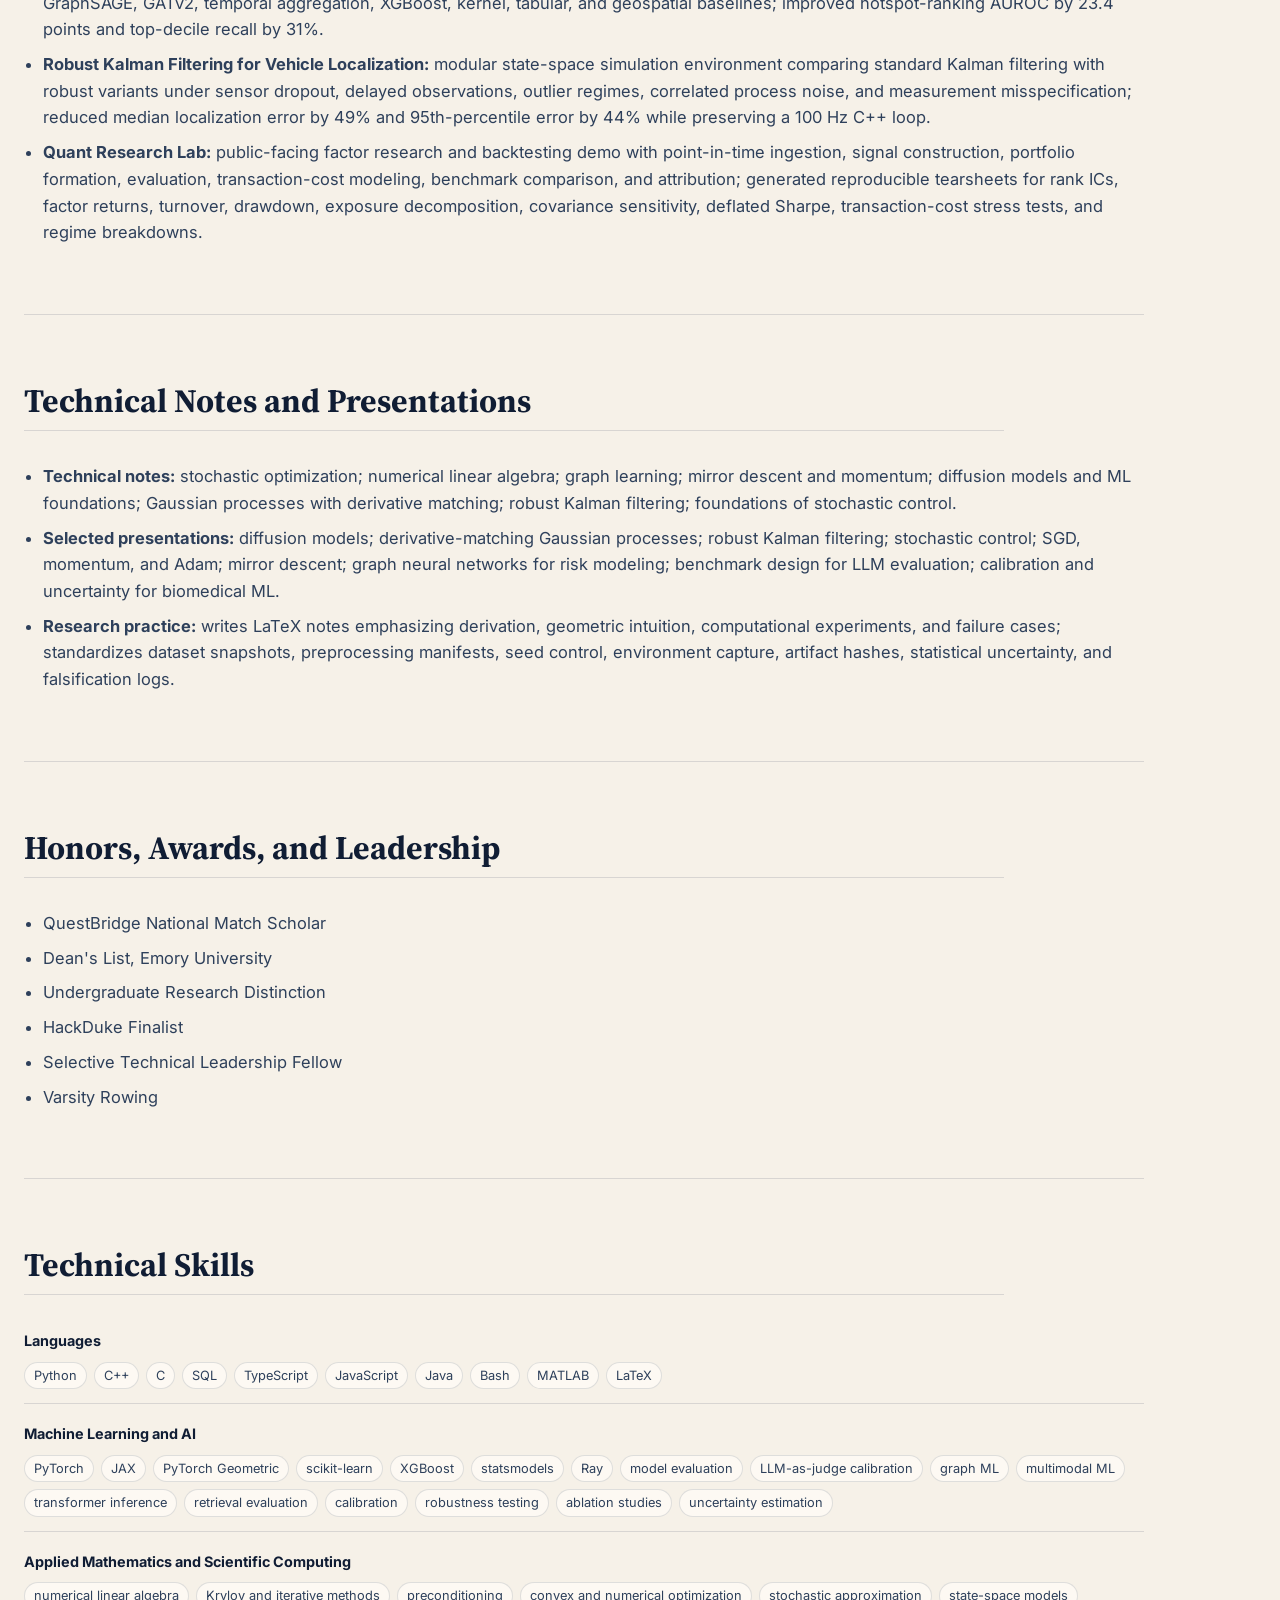
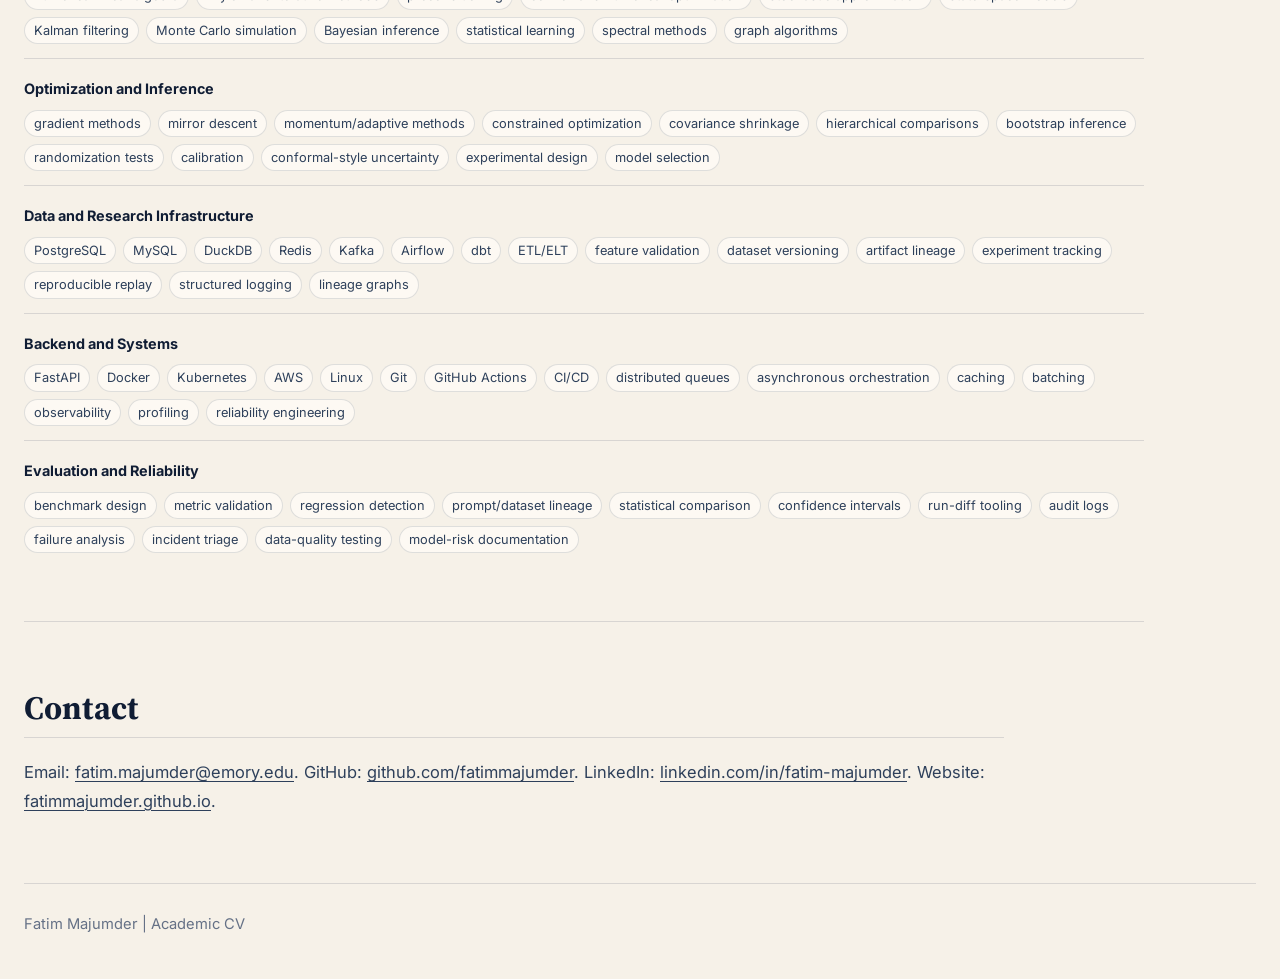
<file: cv.html>
<!DOCTYPE html>
<html lang="en">
  <head>
    <meta charset="UTF-8">
    <meta name="viewport" content="width=device-width, initial-scale=1.0">
    <meta
      name="description"
      content="Academic CV for Fatim Majumder, an Applied Mathematics / Machine Learning PhD applicant, incoming Columbia M.S. student in Applied Mathematics, and Emory B.S. candidate focused on mathematical ML, scientific computing, optimization, statistical learning, AI for science, and reliable AI systems."
    >
    <meta
      name="keywords"
      content="Fatim Majumder CV, academic CV, applied mathematics, machine learning, Columbia University applied mathematics, Emory University computer science mathematics, mathematical machine learning, scientific computing, optimization, statistical learning, reliable AI, LLM evaluation, graph ML, biomedical ML"
    >
    <meta name="author" content="Fatim Majumder">
    <meta name="robots" content="index, follow">
    <meta name="theme-color" content="#17233c">
    <title>CV | Fatim Majumder &mdash; Applied Mathematics / Machine Learning</title>
    <link rel="canonical" href="https://fatimmajumder.github.io/cv.html">
    <link rel="icon" href="./assets/favicon.svg" type="image/svg+xml">
    <meta property="og:site_name" content="Fatim Majumder">
    <meta property="og:title" content="CV | Fatim Majumder &mdash; Applied Mathematics / Machine Learning">
    <meta
      property="og:description"
      content="Academic CV focused on applied mathematics, machine learning, scientific computing, optimization, statistical learning, AI for science, and reliable AI systems."
    >
    <meta property="og:type" content="profile">
    <meta property="og:url" content="https://fatimmajumder.github.io/cv.html">
    <meta property="og:image" content="https://fatimmajumder.github.io/assets/social-preview.png">
    <meta name="twitter:card" content="summary_large_image">
    <meta name="twitter:title" content="CV | Fatim Majumder &mdash; Applied Mathematics / Machine Learning">
    <meta name="twitter:description" content="Academic CV for an Applied Mathematics / Machine Learning PhD applicant focused on scientific computing, optimization, AI for science, and reliable AI systems.">
    <meta name="twitter:image" content="https://fatimmajumder.github.io/assets/social-preview.png">
    <link rel="preconnect" href="https://fonts.googleapis.com">
    <link rel="preconnect" href="https://fonts.gstatic.com" crossorigin>
    <link
      href="https://fonts.googleapis.com/css2?family=Source+Serif+4:opsz,wght@8..60,500;8..60,600;8..60,700&amp;family=Inter:wght@400;500;600;700&amp;display=swap"
      rel="stylesheet"
    >
    <link rel="stylesheet" href="./styles.css">
    <script type="application/ld+json">
      {
        "@context": "https://schema.org",
        "@type": "ProfilePage",
        "name": "CV | Fatim Majumder",
        "url": "https://fatimmajumder.github.io/cv.html",
        "about": {
          "@type": "Person",
          "name": "Fatim Majumder",
          "email": "mailto:fatim.majumder@emory.edu",
          "affiliation": [
            {
              "@type": "CollegeOrUniversity",
              "name": "Columbia University"
            },
            {
              "@type": "CollegeOrUniversity",
              "name": "Emory University"
            }
          ]
        }
      }
    </script>
  </head>
  <body data-page="cv">
    <a class="skip-link" href="#main-content">Skip to main content</a>

    <header class="site-header">
      <div class="site-header-inner">
        <a class="brand-lockup" href="./index.html" aria-label="Fatim Majumder home">
          <span class="brand-mark" aria-hidden="true">FM</span>
          <span class="brand-copy">
            <strong>Fatim Majumder</strong>
            <span>Applied mathematics + ML</span>
          </span>
        </a>

        <nav class="site-nav" aria-label="Primary navigation">
          <a class="nav-link" data-nav="about" href="./index.html#about">About</a>
          <a class="nav-link" data-nav="research" href="./research.html">Research</a>
          <a class="nav-link" data-nav="projects" href="./projects.html">Projects</a>
          <a class="nav-link" data-nav="notes" href="./notes.html">Notes</a>
          <a class="nav-link" data-nav="cv" href="./cv.html">CV</a>
          <a class="nav-link" data-nav="contact" href="./contact.html">Contact</a>
        </nav>

        <div class="header-actions">
          <a class="button button-secondary" href="mailto:fatim.majumder@emory.edu">Email</a>
          <a class="button button-primary" href="./assets/Fatim-Majumder-Academic-CV.pdf" download>CV PDF</a>
        </div>
      </div>
    </header>

    <main id="main-content" class="cv-main">
      <section class="page-hero section" aria-labelledby="cv-title">
        <div class="page-hero-main">
          <p class="eyebrow">Academic CV</p>
          <h1 id="cv-title">Fatim Majumder</h1>
          <p class="page-hero-summary">
            Applied Mathematics / Machine Learning PhD applicant. Incoming
            Columbia M.S. student in Applied Mathematics, Fall 2026; Emory B.S. in
            Computer Science and Mathematics expected May 2026. Research areas:
            mathematical ML, scientific computing, optimization, statistical
            learning, AI for science, and reliable AI systems.
          </p>
          <div class="page-actions">
            <a class="button button-primary" href="./assets/Fatim-Majumder-Academic-CV.pdf" download>
              Download Academic CV PDF
            </a>
            <a class="button button-secondary" href="mailto:fatim.majumder@emory.edu">Email</a>
          </div>
          <div class="cv-hero-panel">
            <p class="eyebrow">Web CV</p>
            <h2>A concise academic view of the full CV.</h2>
            <p>
              The PDF remains the complete source document. This page renders
              the same CV-aligned material as a readable web profile for
              research conversations, graduate preparation, and technical
              review.
            </p>
            <nav aria-label="CV section navigation">
              <ul class="cv-toc">
                <li><a href="#education-title">Education</a></li>
                <li><a href="#cv-interests-title">Research Interests</a></li>
                <li><a href="#experience-title">Experience</a></li>
                <li><a href="#selected-projects-title">Projects</a></li>
                <li><a href="#notes-cv-title">Notes</a></li>
                <li><a href="#honors-title">Honors</a></li>
                <li><a href="#skills-title">Skills</a></li>
              </ul>
            </nav>
          </div>
        </div>
        <aside class="page-hero-rail" aria-label="CV summary">
          <div class="rail-block">
            <p class="detail-label">Current Status</p>
            <p>
              Incoming Columbia M.S. in Applied Mathematics, Fall 2026. Emory
              B.S. in Computer Science and Mathematics
              expected May 2026.
            </p>
          </div>
          <div class="rail-block">
            <p class="detail-label">Research Interests</p>
            <p>
              Mathematical ML, scientific computing, optimization, statistical
              learning, AI for science, reliable AI systems, LLM evaluation,
              biomedical ML, graph learning, and robust state-space estimation.
            </p>
          </div>
        </aside>
      </section>

      <section class="section cv-section" aria-labelledby="education-title">
        <h2 id="education-title">Education</h2>
        <div class="cv-entry">
          <div>
            <h3>Columbia University</h3>
            <p>M.S. in Applied Mathematics, New York, NY. Incoming Fall 2026.</p>
            <p>
              Planned focus: numerical analysis, scientific computing,
              stochastic processes, optimization, inverse problems,
              probabilistic modeling, statistical inference, and mathematical
              machine learning.
            </p>
          </div>
        </div>
        <div class="cv-entry">
          <div>
            <h3>Emory University</h3>
            <p>B.S. in Computer Science and Mathematics, Atlanta, GA. Expected May 2026.</p>
            <p>GPA: 3.98/4.00 cumulative; 4.00 mathematics; 4.00 computer science.</p>
            <div class="coursework-groups" aria-label="Selected coursework">
              <div class="coursework-group">
                <h4>Analysis</h4>
                <ul class="coursework-tags">
                  <li>Real Analysis I-II</li>
                  <li>Multivariable Calculus</li>
                  <li>Differential Equations</li>
                  <li>Partial Differential Equations</li>
                </ul>
              </div>
              <div class="coursework-group">
                <h4>Algebra</h4>
                <ul class="coursework-tags">
                  <li>Abstract Algebra I-II</li>
                  <li>Linear Algebra</li>
                  <li>Foundations of Mathematics</li>
                  <li>Combinatorics</li>
                </ul>
              </div>
              <div class="coursework-group">
                <h4>Numerical / Scientific Computing</h4>
                <ul class="coursework-tags">
                  <li>Numerical Analysis</li>
                  <li>Numerical Linear Algebra</li>
                  <li>Iterative Methods for Linear Systems</li>
                </ul>
              </div>
              <div class="coursework-group">
                <h4>Probability / Statistics</h4>
                <ul class="coursework-tags">
                  <li>Probability</li>
                  <li>Stochastic Processes</li>
                  <li>Mathematical Statistics I-II</li>
                  <li>Statistical Learning</li>
                </ul>
              </div>
              <div class="coursework-group">
                <h4>Optimization</h4>
                <ul class="coursework-tags">
                  <li>Numerical Optimization</li>
                  <li>Convex Optimization</li>
                </ul>
              </div>
              <div class="coursework-group">
                <h4>CS / ML / AI</h4>
                <ul class="coursework-tags">
                  <li>Algorithms</li>
                  <li>Theory of Computing</li>
                  <li>Machine Learning</li>
                  <li>Artificial Intelligence</li>
                  <li>Deep Learning on Graphs</li>
                  <li>Data Mining</li>
                  <li>AI for Science Reading Seminar</li>
                </ul>
              </div>
            </div>
            <p>
              Honors and activities: QuestBridge National Match Scholar,
              Dean&#39;s List, Undergraduate Research Distinction, HackDuke
              Finalist, Selective Technical Leadership Fellow, Varsity Rowing.
            </p>
          </div>
        </div>
      </section>

      <section class="section cv-section" aria-labelledby="cv-interests-title">
        <h2 id="cv-interests-title">Research Interests</h2>
        <ul class="cv-compact-list">
          <li><strong>Mathematical machine learning:</strong> statistical learning theory, calibration, conformal prediction, robustness, model selection, representation learning, graph learning, distribution shift, and benchmark validity.</li>
          <li><strong>Optimization and numerical computation:</strong> stochastic approximation, adaptive first-order methods, mirror descent, momentum, preconditioning, constrained optimization, inverse problems, and PDE-constrained learning.</li>
          <li><strong>Scientific computing and AI for science:</strong> numerical linear algebra, Krylov methods, state-space inference, differentiable simulation, surrogate modeling, uncertainty quantification, active experimentation, and structure-aware neural systems.</li>
          <li><strong>Reliable AI systems:</strong> LLM evaluation, tool-use and retrieval benchmarks, agent reliability, artifact lineage, dataset/version control, inference orchestration, auditability, observability, and failure-mode analysis.</li>
        </ul>
      </section>

      <section class="section cv-section" aria-labelledby="experience-title">
        <h2 id="experience-title">Research and Engineering Experience</h2>

        <article class="cv-entry">
          <div>
            <h3>Arthur AI</h3>
            <p class="cv-meta">Machine Learning Research Engineering Intern | New York, NY | May 2025 - Aug. 2025</p>
            <p>
              Technical stack: Python, PyTorch, JAX, Ray, FastAPI, PostgreSQL,
              Redis Streams, Docker, Kubernetes, AWS, OpenTelemetry, NumPy,
              pandas, scikit-learn.
            </p>
            <ul class="bullet-list">
              <li>Built an experiment-control layer for LLM evaluation, representing each run as a typed object over dataset snapshot, prompt graph, model artifact, tokenizer revision, sampling policy, inference backend, judge rubric, scorer, postprocessor, aggregation rule, and environment hash.</li>
              <li>Scaled benchmark execution to 52,000+ controlled evaluation jobs per month across reasoning, retrieval, tool use, long-context, safety, robustness, multilingual, code, and domain-specific suites while preserving artifact-level reproducibility.</li>
              <li>Raised exact rerun reproducibility from 71.4% to 99.98% by introducing deterministic manifests, immutable dataset hashes, container-pinned evaluator images, seeded decoding controls, schema-versioned prompts, and provenance-preserving result tables.</li>
              <li>Designed asynchronous inference scheduling over heterogeneous model endpoints with adaptive batching, token-budget admission control, retry semantics, circuit breakers, partial-failure isolation, and cost-aware queue priorities; reduced median experiment turnaround from 9.6 hours to 54 minutes.</li>
              <li>Implemented statistically defensible model-comparison tooling: paired bootstrap intervals, stratified randomization tests, multiple-comparison correction, per-slice uncertainty bands, effect-size reporting, regression severity tiers, and run-diff reports.</li>
              <li>Built judge reliability diagnostics for LLM-as-judge workflows using gold preference sets, rubric-level variance decomposition, inter-judge agreement, prompt sensitivity, disagreement clustering, and calibration curves; improved agreement on audited tasks from kappa = 0.43 to 0.76.</li>
              <li>Identified benchmark contamination from prompt-template leakage and near-duplicate examples that inflated a reasoning suite by 5.8 absolute points; added semantic deduplication checks, leakage alarms, and red-team fixtures.</li>
            </ul>
          </div>
        </article>

        <article class="cv-entry">
          <div>
            <h3>Fullstory</h3>
            <p class="cv-meta">Software Engineering Intern | Atlanta, GA | May 2024 - Aug. 2024</p>
            <p>
              Technical stack: Python, SQL, Kafka, Airflow, dbt, PostgreSQL,
              analytical SQL, Docker, GitHub Actions, Grafana, OpenTelemetry.
            </p>
            <ul class="bullet-list">
              <li>Built validation infrastructure for analytics pipelines processing 6.4B+ weekly product events, covering schema evolution, event freshness, transformation replay, metric discontinuities, cardinality explosions, join drift, null spikes, and deploy-correlated anomalies.</li>
              <li>Reframed data-quality monitoring as online statistical inference over a changing data-generating process, separating seasonality, instrumentation changes, product launches, upstream lag, bot traffic, and genuine pipeline failures.</li>
              <li>Implemented layered detectors combining robust z-scores, seasonal baselines, Kolmogorov-Smirnov drift tests, population-stability indexes, column-level entropy checks, foreign-key integrity tests, and lineage-neighbor correlation checks.</li>
              <li>Improved alert precision from 61% to 97%, reduced false-positive pages by 82%, and lowered median time-to-detection from 3.7 hours to 6 minutes through adaptive thresholds and ownership-aware routing.</li>
              <li>Designed replay validation that re-executed historical transformations under pinned inputs and compared outputs against current logic to catch non-idempotent code paths, hidden dependencies, and accidental semantic changes.</li>
              <li>Built anomaly attribution tools linking metric shifts to deployment diffs, schema changes, query rewrites, upstream delays, column distributions, ingestion partitions, and ownership metadata; reduced median debugging time from 2.8 hours to 19 minutes.</li>
            </ul>
          </div>
        </article>

        <article class="cv-entry">
          <div>
            <h3>Algory Capital, Emory University</h3>
            <p class="cv-meta">Head of Research | Atlanta, GA | Sept. 2023 - Present</p>
            <p>
              Technical stack: Python, pandas, NumPy, SciPy, scikit-learn,
              XGBoost, statsmodels, cvxpy, SQL, PostgreSQL, DuckDB, Streamlit,
              FastAPI, Docker.
            </p>
            <ul class="bullet-list">
              <li>Led research infrastructure and analyst development for a 30+ member quantitative research organization, establishing a research operating system for hypothesis formation, falsification, peer review, replication, and model-risk documentation.</li>
              <li>Architected a point-in-time research platform spanning ingestion, universe construction, feature engineering, cross-sectional factor testing, walk-forward modeling, portfolio construction, transaction-cost simulation, exposure control, and attribution.</li>
              <li>Increased reproducible research throughput by 8.4x by replacing notebook-only workflows with versioned experiment templates, canonical data loaders, sealed train/test windows, automated tearsheets, invariant checks, and standardized review rubrics.</li>
              <li>Implemented leakage-aware evaluation with purged and embargoed time splits, universe-retention accounting, survivorship-bias checks, delayed feature availability, benchmark alignment, turnover constraints, slippage assumptions, and factor-decay analysis.</li>
              <li>Built portfolio-optimization modules for mean-variance, risk parity, rank-weighted, volatility-targeted, and drawdown-aware portfolios with sector/industry exposure constraints, covariance shrinkage, and transaction-cost-aware rebalancing.</li>
              <li>Added statistical validation layers for multiple testing, White-style reality checks, deflated Sharpe diagnostics, false discovery control, unstable correlation warnings, regime-sensitivity analysis, and backtest-overfitting alarms; produced 18 reviewed research memos and 11 reproducible project repositories.</li>
            </ul>
          </div>
        </article>

        <article class="cv-entry">
          <div>
            <h3>Georgia Tech / Emory University</h3>
            <p class="cv-meta">Research Assistant | Atlanta, GA | Sept. 2022 - Jan. 2024</p>
            <p>
              Technical stack: Python, PyTorch, scikit-learn, NumPy, pandas,
              SQL, Streamlit, MATLAB, medical-imaging preprocessing,
              calibration analysis, nested cross-validation.
            </p>
            <ul class="bullet-list">
              <li>Developed biomedical ML pipelines supporting 1,200+ controlled experimental runs across cohort definitions, preprocessing variants, imaging features, clinical covariates, fusion strategies, calibration procedures, subgroup analyses, and decision thresholds.</li>
              <li>Rebuilt cohort construction around patient-level independence, temporal separation, site-aware validation, feature availability, and label-proxy audits, eliminating patient overlap, temporal contamination, and hidden leakage in retrospective splits.</li>
              <li>Improved clinically meaningful held-out AUROC from 0.69 to 0.86 and expected calibration error from 0.18 to 0.045 after leakage removal, standardized preprocessing, model-family sweeps, and systematic ablations across imaging, clinical, and fused representations.</li>
              <li>Implemented evaluation reports with bootstrap confidence intervals, DeLong-style AUROC comparisons, AUPRC, sensitivity/specificity at policy thresholds, decision-curve analysis, subgroup calibration, missingness analysis, and error taxonomy.</li>
              <li>Designed ablation studies to distinguish genuine predictive signal from scanner/site artifacts, missingness shortcuts, preprocessing artifacts, distributional confounding, and label-derived proxies; built reproducibility infrastructure for exact reruns of prior model claims.</li>
            </ul>
          </div>
        </article>
      </section>

      <section class="section cv-section" aria-labelledby="selected-projects-title">
        <h2 id="selected-projects-title">Selected Projects</h2>
        <ul class="cv-compact-list">
          <li><strong>RE-AMP: Generative Audio Robustness Evaluation:</strong> full-stack benchmark platform for generative audio models; supported 18,000+ controlled robustness runs across 82 perturbation operators and 9 evaluator families with deterministic manifests over prompts, seeds, checkpoints, transforms, metric configs, and environment hashes; reduced experiment setup time by 91%.</li>
          <li><strong>Graph-Based Traffic Collision Risk Modeling:</strong> graph ML pipeline over 1.1M+ collision records and road-network topology; compared GCN, GraphSAGE, GATv2, temporal aggregation, XGBoost, kernel, tabular, and geospatial baselines; improved hotspot-ranking AUROC by 23.4 points and top-decile recall by 31%.</li>
          <li><strong>Robust Kalman Filtering for Vehicle Localization:</strong> modular state-space simulation environment comparing standard Kalman filtering with robust variants under sensor dropout, delayed observations, outlier regimes, correlated process noise, and measurement misspecification; reduced median localization error by 49% and 95th-percentile error by 44% while preserving a 100 Hz C++ loop.</li>
          <li><strong>Quant Research Lab:</strong> public-facing factor research and backtesting demo with point-in-time ingestion, signal construction, portfolio formation, evaluation, transaction-cost modeling, benchmark comparison, and attribution; generated reproducible tearsheets for rank ICs, factor returns, turnover, drawdown, exposure decomposition, covariance sensitivity, deflated Sharpe, transaction-cost stress tests, and regime breakdowns.</li>
        </ul>
      </section>

      <section class="section cv-section" aria-labelledby="notes-cv-title">
        <h2 id="notes-cv-title">Technical Notes and Presentations</h2>
        <ul class="cv-compact-list">
          <li><strong>Technical notes:</strong> stochastic optimization; numerical linear algebra; graph learning; mirror descent and momentum; diffusion models and ML foundations; Gaussian processes with derivative matching; robust Kalman filtering; foundations of stochastic control.</li>
          <li><strong>Selected presentations:</strong> diffusion models; derivative-matching Gaussian processes; robust Kalman filtering; stochastic control; SGD, momentum, and Adam; mirror descent; graph neural networks for risk modeling; benchmark design for LLM evaluation; calibration and uncertainty for biomedical ML.</li>
          <li><strong>Research practice:</strong> writes LaTeX notes emphasizing derivation, geometric intuition, computational experiments, and failure cases; standardizes dataset snapshots, preprocessing manifests, seed control, environment capture, artifact hashes, statistical uncertainty, and falsification logs.</li>
        </ul>
      </section>

      <section class="section cv-section" aria-labelledby="honors-title">
        <h2 id="honors-title">Honors, Awards, and Leadership</h2>
        <ul class="cv-compact-list">
          <li>QuestBridge National Match Scholar</li>
          <li>Dean&#39;s List, Emory University</li>
          <li>Undergraduate Research Distinction</li>
          <li>HackDuke Finalist</li>
          <li>Selective Technical Leadership Fellow</li>
          <li>Varsity Rowing</li>
        </ul>
      </section>

      <section class="section cv-section" aria-labelledby="skills-title">
        <h2 id="skills-title">Technical Skills</h2>
        <div class="coursework-groups skill-groups" aria-label="Grouped technical skills">
          <div class="coursework-group">
            <h4>Languages</h4>
            <ul class="coursework-tags">
              <li>Python</li>
              <li>C++</li>
              <li>C</li>
              <li>SQL</li>
              <li>TypeScript</li>
              <li>JavaScript</li>
              <li>Java</li>
              <li>Bash</li>
              <li>MATLAB</li>
              <li>LaTeX</li>
            </ul>
          </div>
          <div class="coursework-group">
            <h4>Machine Learning and AI</h4>
            <ul class="coursework-tags">
              <li>PyTorch</li>
              <li>JAX</li>
              <li>PyTorch Geometric</li>
              <li>scikit-learn</li>
              <li>XGBoost</li>
              <li>statsmodels</li>
              <li>Ray</li>
              <li>model evaluation</li>
              <li>LLM-as-judge calibration</li>
              <li>graph ML</li>
              <li>multimodal ML</li>
              <li>transformer inference</li>
              <li>retrieval evaluation</li>
              <li>calibration</li>
              <li>robustness testing</li>
              <li>ablation studies</li>
              <li>uncertainty estimation</li>
            </ul>
          </div>
          <div class="coursework-group">
            <h4>Applied Mathematics and Scientific Computing</h4>
            <ul class="coursework-tags">
              <li>numerical linear algebra</li>
              <li>Krylov and iterative methods</li>
              <li>preconditioning</li>
              <li>convex and numerical optimization</li>
              <li>stochastic approximation</li>
              <li>state-space models</li>
              <li>Kalman filtering</li>
              <li>Monte Carlo simulation</li>
              <li>Bayesian inference</li>
              <li>statistical learning</li>
              <li>spectral methods</li>
              <li>graph algorithms</li>
            </ul>
          </div>
          <div class="coursework-group">
            <h4>Optimization and Inference</h4>
            <ul class="coursework-tags">
              <li>gradient methods</li>
              <li>mirror descent</li>
              <li>momentum/adaptive methods</li>
              <li>constrained optimization</li>
              <li>covariance shrinkage</li>
              <li>hierarchical comparisons</li>
              <li>bootstrap inference</li>
              <li>randomization tests</li>
              <li>calibration</li>
              <li>conformal-style uncertainty</li>
              <li>experimental design</li>
              <li>model selection</li>
            </ul>
          </div>
          <div class="coursework-group">
            <h4>Data and Research Infrastructure</h4>
            <ul class="coursework-tags">
              <li>PostgreSQL</li>
              <li>MySQL</li>
              <li>DuckDB</li>
              <li>Redis</li>
              <li>Kafka</li>
              <li>Airflow</li>
              <li>dbt</li>
              <li>ETL/ELT</li>
              <li>feature validation</li>
              <li>dataset versioning</li>
              <li>artifact lineage</li>
              <li>experiment tracking</li>
              <li>reproducible replay</li>
              <li>structured logging</li>
              <li>lineage graphs</li>
            </ul>
          </div>
          <div class="coursework-group">
            <h4>Backend and Systems</h4>
            <ul class="coursework-tags">
              <li>FastAPI</li>
              <li>Docker</li>
              <li>Kubernetes</li>
              <li>AWS</li>
              <li>Linux</li>
              <li>Git</li>
              <li>GitHub Actions</li>
              <li>CI/CD</li>
              <li>distributed queues</li>
              <li>asynchronous orchestration</li>
              <li>caching</li>
              <li>batching</li>
              <li>observability</li>
              <li>profiling</li>
              <li>reliability engineering</li>
            </ul>
          </div>
          <div class="coursework-group">
            <h4>Evaluation and Reliability</h4>
            <ul class="coursework-tags">
              <li>benchmark design</li>
              <li>metric validation</li>
              <li>regression detection</li>
              <li>prompt/dataset lineage</li>
              <li>statistical comparison</li>
              <li>confidence intervals</li>
              <li>run-diff tooling</li>
              <li>audit logs</li>
              <li>failure analysis</li>
              <li>incident triage</li>
              <li>data-quality testing</li>
              <li>model-risk documentation</li>
            </ul>
          </div>
        </div>
      </section>

      <section class="section cv-section" aria-labelledby="professional-title">
        <h2 id="professional-title">Contact</h2>
        <p>
          Email: <a href="mailto:fatim.majumder@emory.edu">fatim.majumder@emory.edu</a>.
          GitHub: <a href="https://github.com/fatimmajumder" target="_blank" rel="noopener noreferrer">github.com/fatimmajumder</a>.
          LinkedIn: <a href="https://www.linkedin.com/in/fatim-majumder" target="_blank" rel="noopener noreferrer">linkedin.com/in/fatim-majumder</a>.
          Website: <a href="https://fatimmajumder.github.io">fatimmajumder.github.io</a>.
        </p>
      </section>
    </main>

    <footer class="site-footer">
      <p>Fatim Majumder | Academic CV</p>
    </footer>

    <script src="./script.js" defer></script>
  </body>
</html>
</file>
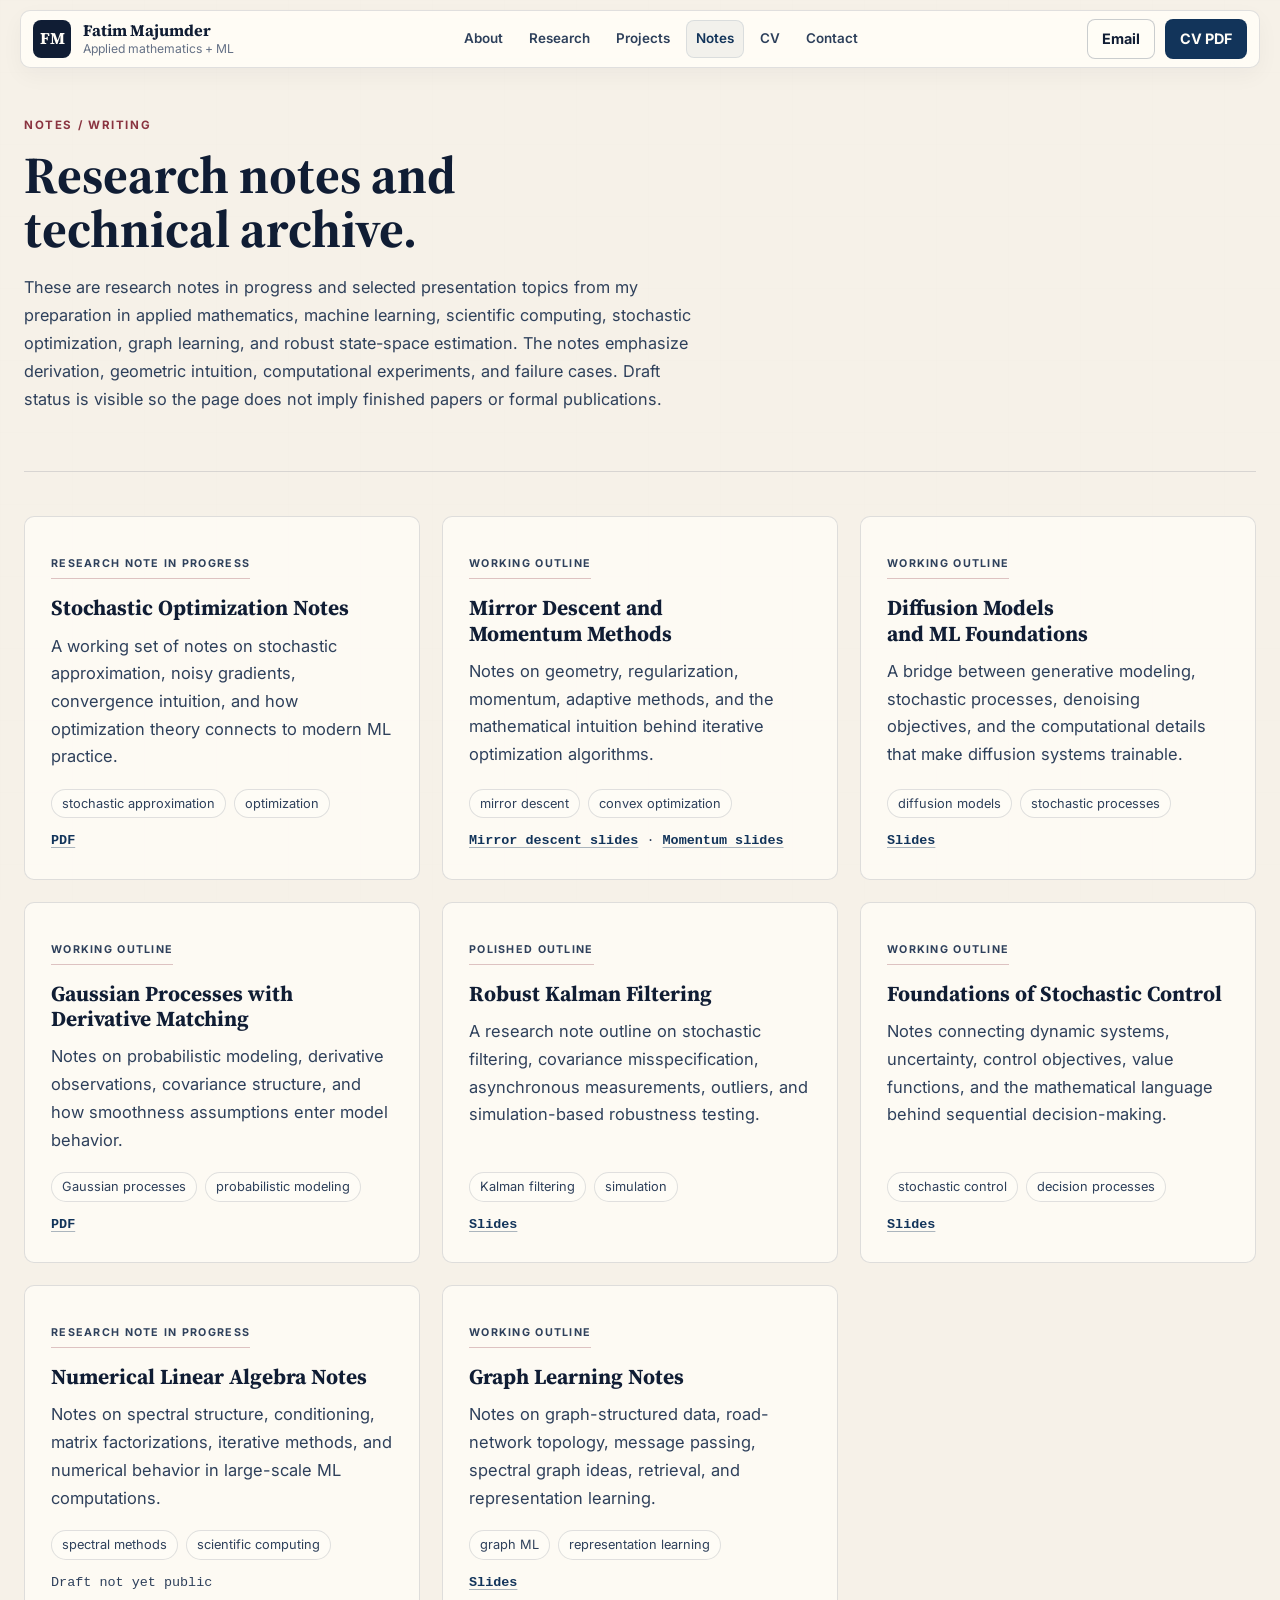
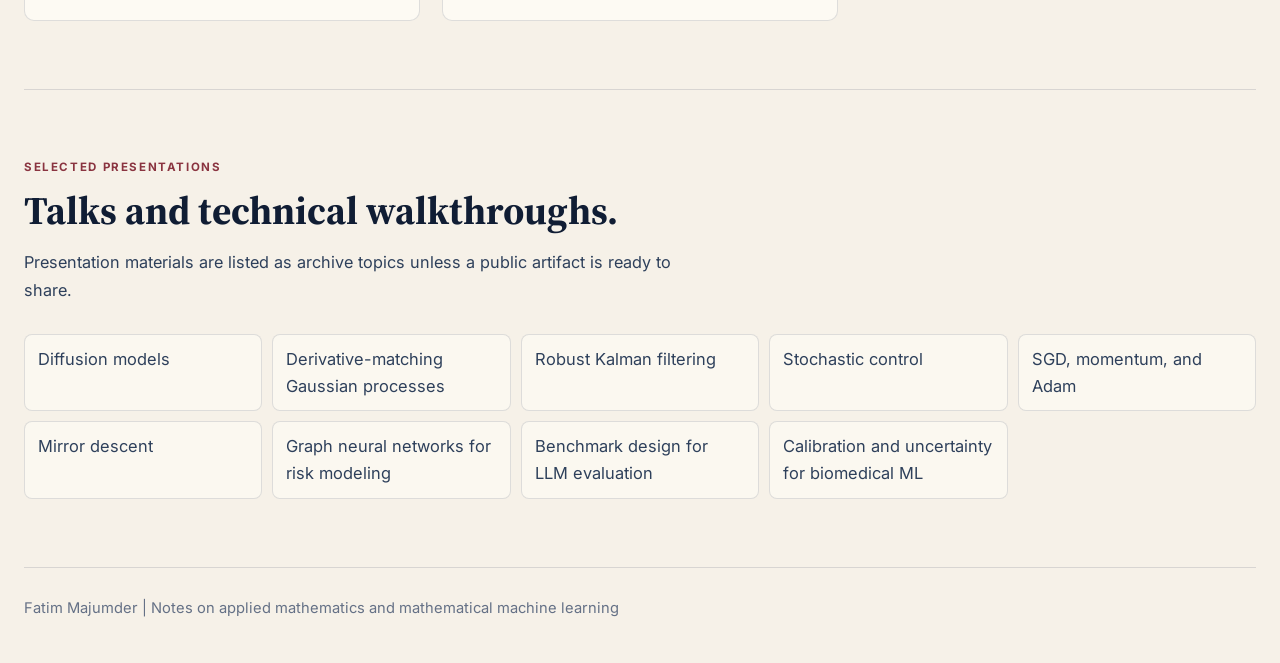
<file: notes.html>
<!DOCTYPE html>
<html lang="en">
  <head>
    <meta charset="UTF-8">
    <meta name="viewport" content="width=device-width, initial-scale=1.0">
    <meta
      name="description"
      content="Notes and writing by Fatim Majumder on stochastic optimization, mirror descent, diffusion models, Gaussian processes, robust Kalman filtering, stochastic control, numerical linear algebra, and graph learning."
    >
    <meta
      name="keywords"
      content="Fatim Majumder notes, stochastic optimization, mirror descent, momentum methods, diffusion models, Gaussian processes, Kalman filtering, stochastic control, numerical linear algebra, graph learning"
    >
    <meta name="author" content="Fatim Majumder">
    <meta name="robots" content="index, follow">
    <meta name="theme-color" content="#17233c">
    <title>Notes | Fatim Majumder &mdash; Technical Archive</title>
    <link rel="canonical" href="https://fatimmajumder.github.io/notes.html">
    <link rel="icon" href="./assets/favicon.svg" type="image/svg+xml">
    <meta property="og:site_name" content="Fatim Majumder">
    <meta property="og:title" content="Notes | Fatim Majumder &mdash; Technical Archive">
    <meta
      property="og:description"
      content="Technical notes on stochastic optimization, diffusion models, Gaussian processes, Kalman filtering, stochastic control, numerical linear algebra, and graph learning."
    >
    <meta property="og:type" content="article">
    <meta property="og:url" content="https://fatimmajumder.github.io/notes.html">
    <meta property="og:image" content="https://fatimmajumder.github.io/assets/social-preview.png">
    <meta name="twitter:card" content="summary_large_image">
    <meta name="twitter:title" content="Notes | Fatim Majumder &mdash; Technical Archive">
    <meta
      name="twitter:description"
      content="Technical notes emphasizing derivation, geometric intuition, computational experiments, and failure cases."
    >
    <meta name="twitter:image" content="https://fatimmajumder.github.io/assets/social-preview.png">
    <link rel="preconnect" href="https://fonts.googleapis.com">
    <link rel="preconnect" href="https://fonts.gstatic.com" crossorigin>
    <link
      href="https://fonts.googleapis.com/css2?family=Source+Serif+4:opsz,wght@8..60,500;8..60,600;8..60,700&amp;family=Inter:wght@400;500;600;700&amp;display=swap"
      rel="stylesheet"
    >
    <link rel="stylesheet" href="./styles.css">
    <script type="application/ld+json">
      {
        "@context": "https://schema.org",
        "@type": "CollectionPage",
        "name": "Notes | Fatim Majumder",
        "url": "https://fatimmajumder.github.io/notes.html",
        "description": "Technical notes and writing by Fatim Majumder."
      }
    </script>
  </head>
  <body data-page="notes">
    <a class="skip-link" href="#main-content">Skip to main content</a>

    <header class="site-header">
      <div class="site-header-inner">
        <a class="brand-lockup" href="./index.html" aria-label="Fatim Majumder home">
          <span class="brand-mark" aria-hidden="true">FM</span>
          <span class="brand-copy">
            <strong>Fatim Majumder</strong>
            <span>Applied mathematics + ML</span>
          </span>
        </a>

        <nav class="site-nav" aria-label="Primary navigation">
          <a class="nav-link" data-nav="about" href="./index.html#about">About</a>
          <a class="nav-link" data-nav="research" href="./research.html">Research</a>
          <a class="nav-link" data-nav="projects" href="./projects.html">Projects</a>
          <a class="nav-link" data-nav="notes" href="./notes.html">Notes</a>
          <a class="nav-link" data-nav="cv" href="./cv.html">CV</a>
          <a class="nav-link" data-nav="contact" href="./contact.html">Contact</a>
        </nav>

        <div class="header-actions">
          <a class="button button-secondary" href="mailto:fatim.majumder@emory.edu">Email</a>
          <a class="button button-primary" href="./assets/Fatim-Majumder-Academic-CV.pdf" download>CV PDF</a>
        </div>
      </div>
    </header>

    <main id="main-content">
      <section class="page-hero section" aria-labelledby="notes-title">
        <div class="page-hero-main">
          <p class="eyebrow">Notes / Writing</p>
          <h1 id="notes-title">Research notes and technical archive.</h1>
          <p class="page-hero-summary">
            These are research notes in progress and selected presentation
            topics from my preparation in applied mathematics, machine learning,
            scientific computing, stochastic optimization, graph learning, and
            robust state-space estimation. The notes emphasize derivation,
            geometric intuition, computational experiments, and failure cases.
            Draft status is visible so the page does not imply finished papers
            or formal publications.
          </p>
        </div>
      </section>

      <section class="section notes-grid-section" aria-label="Technical notes">
        <div class="notes-grid">
          <article class="note-card">
            <p class="note-status">research note in progress</p>
            <h2>Stochastic Optimization Notes</h2>
            <p>
              A working set of notes on stochastic approximation, noisy
              gradients, convergence intuition, and how optimization theory
              connects to modern ML practice.
            </p>
            <ul class="tag-list">
              <li>stochastic approximation</li>
              <li>optimization</li>
            </ul>
            <p class="note-link-placeholder">
              <a
                class="text-link"
                href="./assets/notes/stochastic-optimization-notes.pdf"
                aria-label="Open Stochastic Optimization Notes PDF"
              >PDF</a>
            </p>
          </article>

          <article class="note-card">
            <p class="note-status">working outline</p>
            <h2>Mirror Descent and Momentum Methods</h2>
            <p>
              Notes on geometry, regularization, momentum, adaptive methods,
              and the mathematical intuition behind iterative optimization
              algorithms.
            </p>
            <ul class="tag-list">
              <li>mirror descent</li>
              <li>convex optimization</li>
            </ul>
            <p class="note-link-placeholder">
              <a
                class="text-link"
                href="./assets/notes/mirror-descent-stochastic-approximation.pdf"
              >Mirror descent slides</a>
              &middot;
              <a
                class="text-link"
                href="./assets/notes/momentum-methods.pdf"
              >Momentum slides</a>
            </p>
          </article>

          <article class="note-card">
            <p class="note-status">working outline</p>
            <h2>Diffusion Models and ML Foundations</h2>
            <p>
              A bridge between generative modeling, stochastic processes,
              denoising objectives, and the computational details that make
              diffusion systems trainable.
            </p>
            <ul class="tag-list">
              <li>diffusion models</li>
              <li>stochastic processes</li>
            </ul>
            <p class="note-link-placeholder">
              <a
                class="text-link"
                href="./assets/notes/diffusion-models-ml-foundations.pdf"
                aria-label="Open Diffusion Models and ML Foundations slides"
              >Slides</a>
            </p>
          </article>

          <article class="note-card">
            <p class="note-status">working outline</p>
            <h2>Gaussian Processes with Derivative Matching</h2>
            <p>
              Notes on probabilistic modeling, derivative observations,
              covariance structure, and how smoothness assumptions enter model
              behavior.
            </p>
            <ul class="tag-list">
              <li>Gaussian processes</li>
              <li>probabilistic modeling</li>
            </ul>
            <p class="note-link-placeholder">
              <a
                class="text-link"
                href="./assets/notes/gaussian-processes-derivative-matching.pdf"
                aria-label="Open Gaussian Processes with Derivative Matching PDF"
              >PDF</a>
            </p>
          </article>

          <article class="note-card">
            <p class="note-status">polished outline</p>
            <h2>Robust Kalman Filtering</h2>
            <p>
              A research note outline on stochastic filtering, covariance
              misspecification, asynchronous measurements, outliers, and
              simulation-based robustness testing.
            </p>
            <ul class="tag-list">
              <li>Kalman filtering</li>
              <li>simulation</li>
            </ul>
            <p class="note-link-placeholder">
              <a
                class="text-link"
                href="./assets/notes/robust-kalman-filtering.pdf"
                aria-label="Open Robust Kalman Filtering slides"
              >Slides</a>
            </p>
          </article>

          <article class="note-card">
            <p class="note-status">working outline</p>
            <h2>Foundations of Stochastic Control</h2>
            <p>
              Notes connecting dynamic systems, uncertainty, control objectives,
              value functions, and the mathematical language behind sequential
              decision-making.
            </p>
            <ul class="tag-list">
              <li>stochastic control</li>
              <li>decision processes</li>
            </ul>
            <p class="note-link-placeholder">
              <a
                class="text-link"
                href="./assets/notes/foundations-stochastic-control.pdf"
                aria-label="Open Foundations of Stochastic Control slides"
              >Slides</a>
            </p>
          </article>

          <article class="note-card">
            <p class="note-status">research note in progress</p>
            <h2>Numerical Linear Algebra Notes</h2>
            <p>
              Notes on spectral structure, conditioning, matrix factorizations,
              iterative methods, and numerical behavior in large-scale ML
              computations.
            </p>
            <ul class="tag-list">
              <li>spectral methods</li>
              <li>scientific computing</li>
            </ul>
            <p class="note-link-placeholder">Draft not yet public</p>
          </article>

          <article class="note-card">
            <p class="note-status">working outline</p>
            <h2>Graph Learning Notes</h2>
            <p>
              Notes on graph-structured data, road-network topology, message
              passing, spectral graph ideas, retrieval, and representation
              learning.
            </p>
            <ul class="tag-list">
              <li>graph ML</li>
              <li>representation learning</li>
            </ul>
            <p class="note-link-placeholder">
              <a
                class="text-link"
                href="./assets/notes/graph-learning-notes.pdf"
                aria-label="Open Graph Learning Notes slides"
              >Slides</a>
            </p>
          </article>
        </div>
      </section>

      <section class="section" aria-labelledby="presentations-title">
        <div class="section-heading">
          <p class="eyebrow">Selected Presentations</p>
          <h2 id="presentations-title">Talks and technical walkthroughs.</h2>
          <p class="section-intro">
            Presentation materials are listed as archive topics unless a public
            artifact is ready to share.
          </p>
        </div>
        <ul class="archive-list">
          <li>Diffusion models</li>
          <li>Derivative-matching Gaussian processes</li>
          <li>Robust Kalman filtering</li>
          <li>Stochastic control</li>
          <li>SGD, momentum, and Adam</li>
          <li>Mirror descent</li>
          <li>Graph neural networks for risk modeling</li>
          <li>Benchmark design for LLM evaluation</li>
          <li>Calibration and uncertainty for biomedical ML</li>
        </ul>
      </section>
    </main>

    <footer class="site-footer">
      <p>Fatim Majumder | Notes on applied mathematics and mathematical machine learning</p>
    </footer>

    <script src="./script.js" defer></script>
  </body>
</html>
</file>
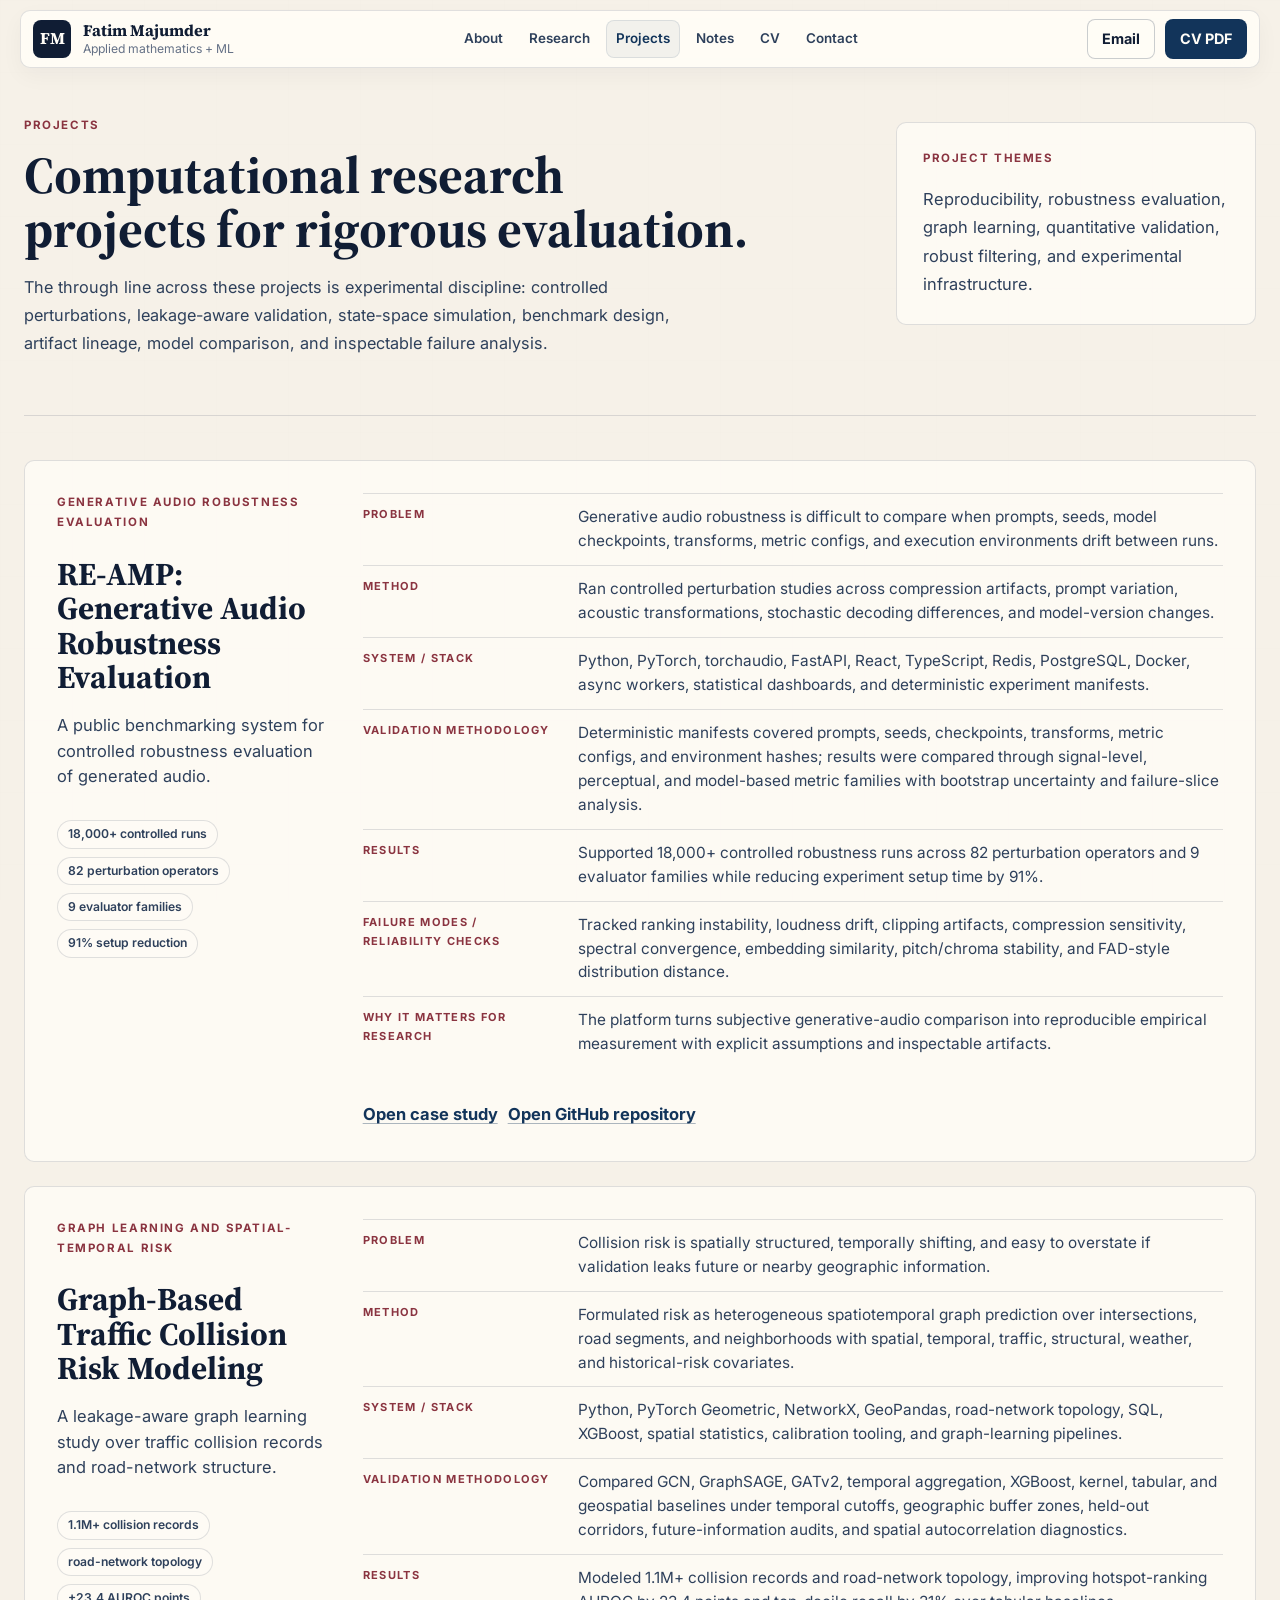
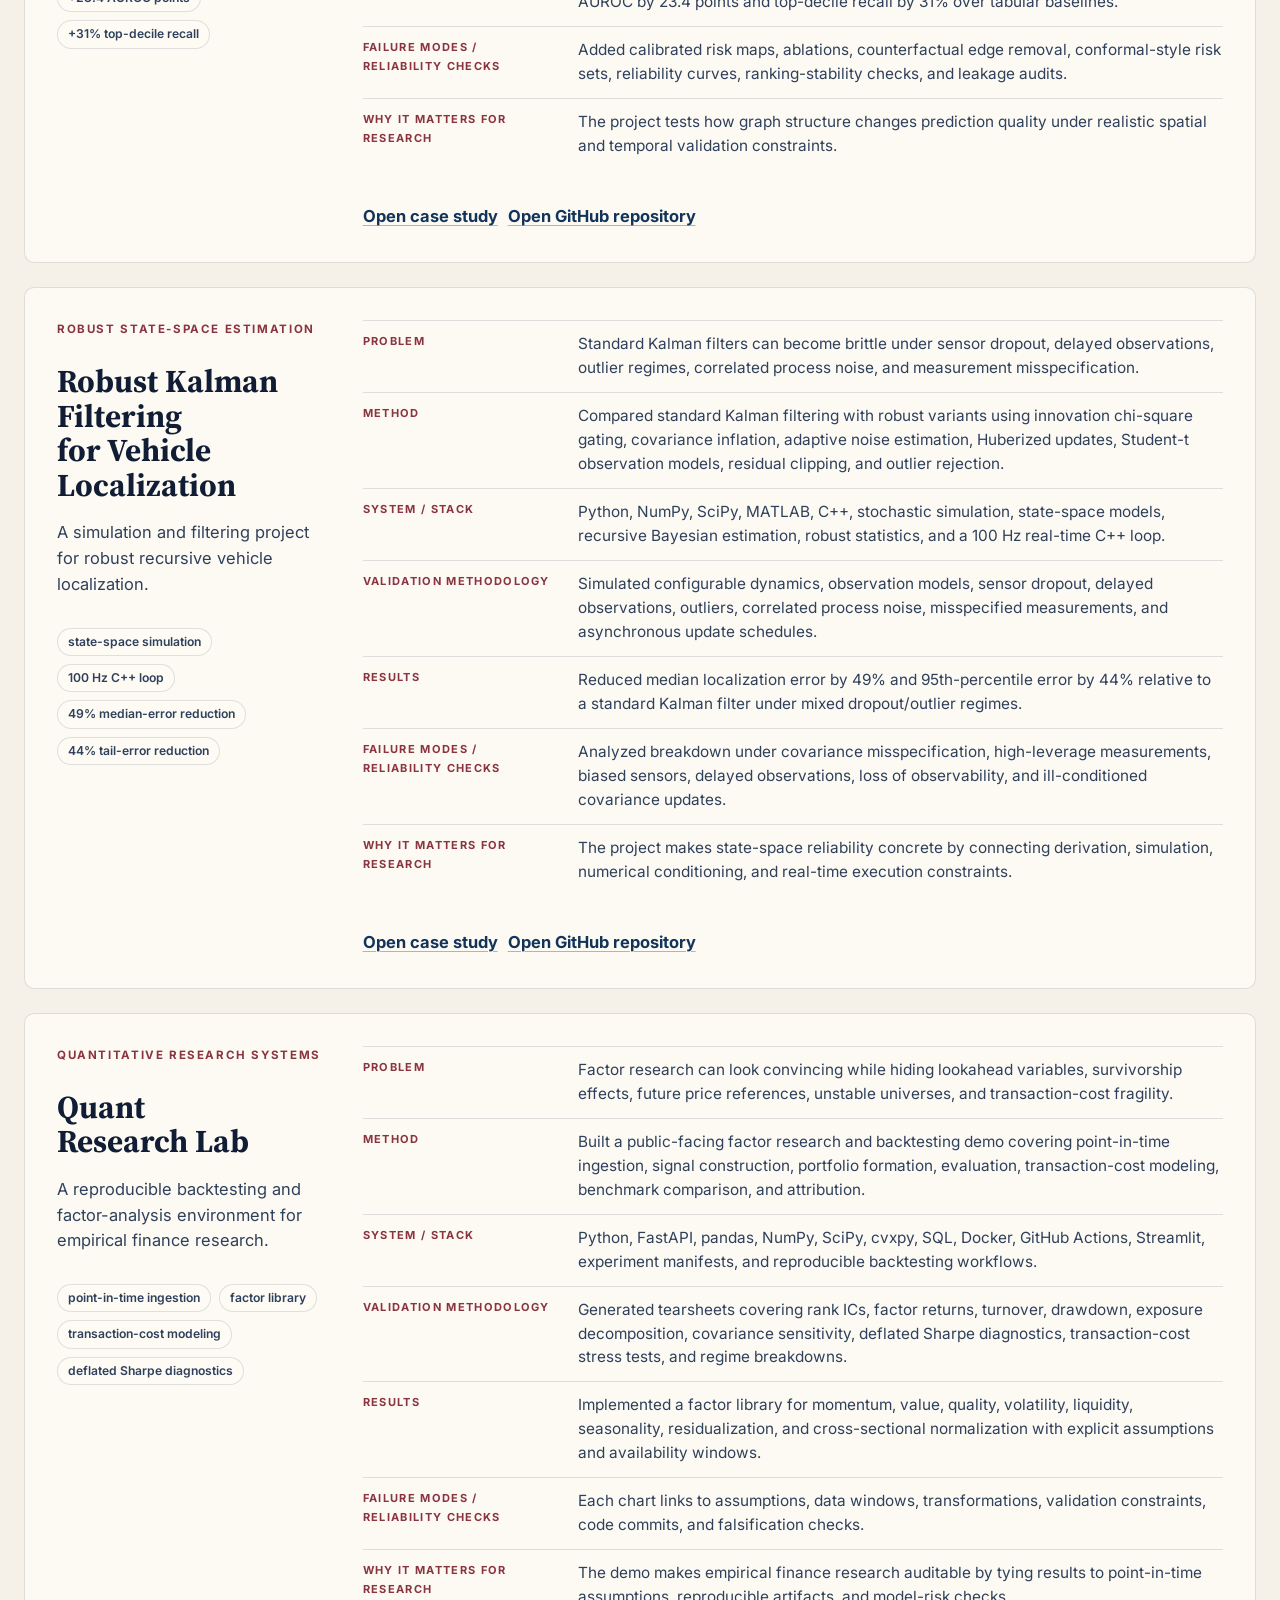
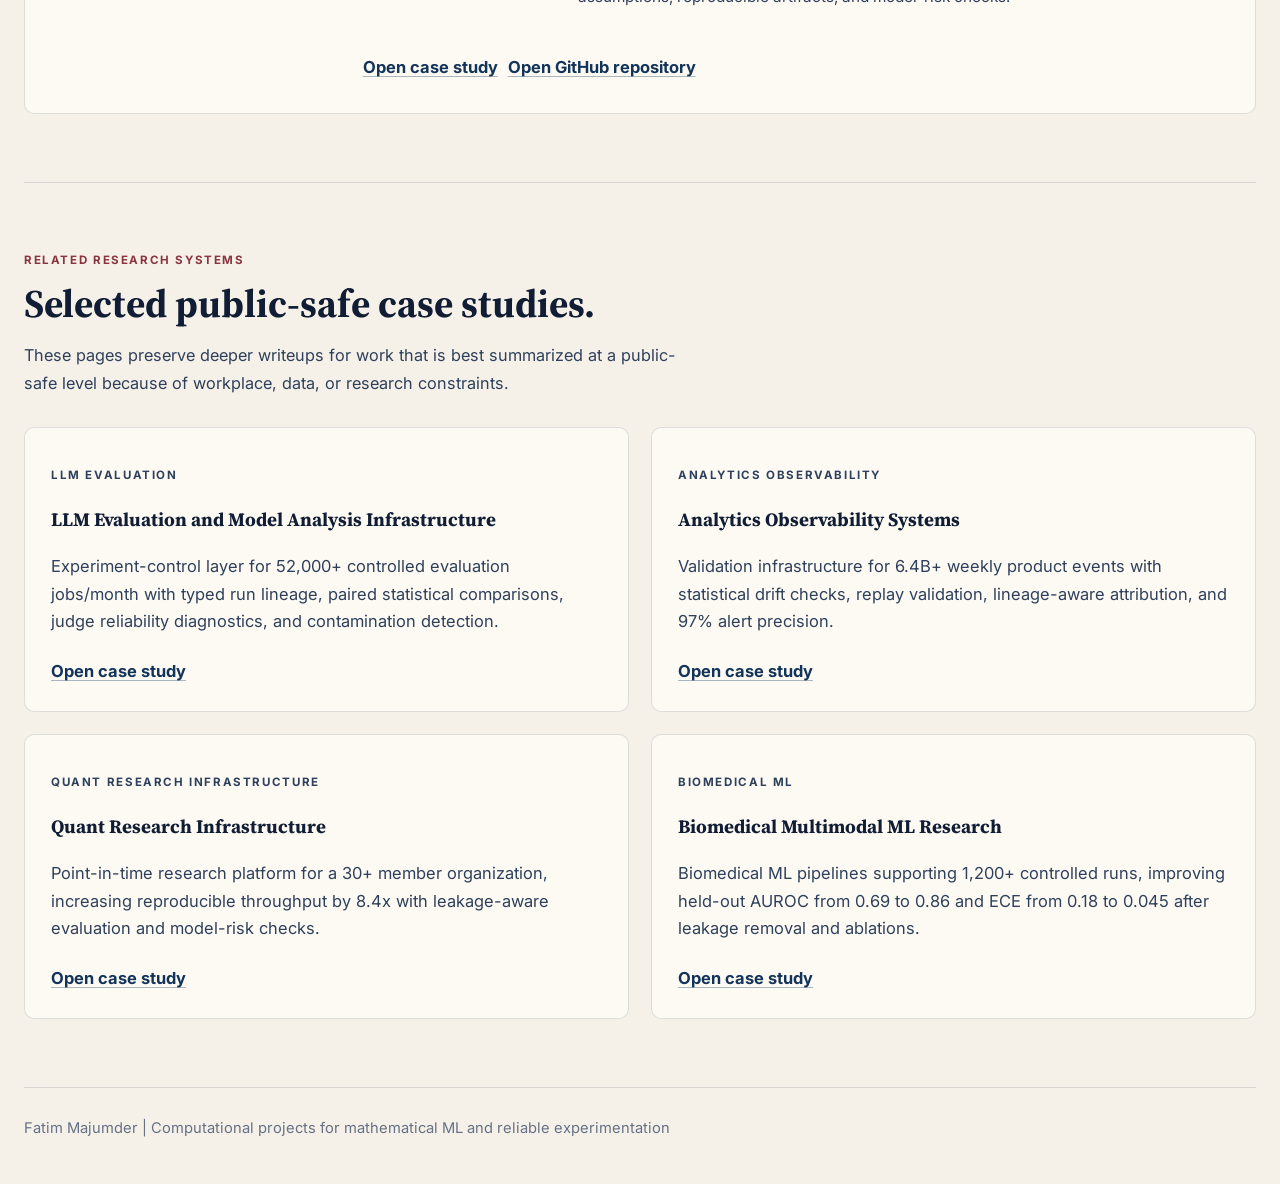
<file: projects.html>
<!DOCTYPE html>
<html lang="en">
  <head>
    <meta charset="UTF-8">
    <meta name="viewport" content="width=device-width, initial-scale=1.0">
    <meta
      name="description"
      content="Selected computational research projects by Fatim Majumder in generative audio robustness evaluation, graph-based traffic risk modeling, robust Kalman filtering, quantitative research infrastructure, LLM evaluation, and biomedical ML."
    >
    <meta
      name="keywords"
      content="Fatim Majumder projects, LLM evaluation, biomedical machine learning, graph machine learning, traffic collision risk, Kalman filtering, quant research, generative audio robustness, scientific computing"
    >
    <meta name="author" content="Fatim Majumder">
    <meta name="robots" content="index, follow">
    <meta name="theme-color" content="#17233c">
    <title>Projects | Fatim Majumder &mdash; Computational Research Systems</title>
    <link rel="canonical" href="https://fatimmajumder.github.io/projects.html">
    <link rel="icon" href="./assets/favicon.svg" type="image/svg+xml">
    <meta property="og:site_name" content="Fatim Majumder">
    <meta property="og:title" content="Projects | Fatim Majumder &mdash; Computational Research Systems">
    <meta
      property="og:description"
      content="Research-oriented projects in reliable ML evaluation, biomedical ML, graph learning, robust Kalman filtering, quantitative research systems, and generative audio robustness."
    >
    <meta property="og:type" content="article">
    <meta property="og:url" content="https://fatimmajumder.github.io/projects.html">
    <meta property="og:image" content="https://fatimmajumder.github.io/assets/social-preview.png">
    <meta name="twitter:card" content="summary_large_image">
    <meta name="twitter:title" content="Projects | Fatim Majumder &mdash; Computational Research Systems">
    <meta
      name="twitter:description"
      content="Projects reframed around scientific evaluation, mathematical modeling, reproducible experimentation, and computational research systems."
    >
    <meta name="twitter:image" content="https://fatimmajumder.github.io/assets/social-preview.png">
    <link rel="preconnect" href="https://fonts.googleapis.com">
    <link rel="preconnect" href="https://fonts.gstatic.com" crossorigin>
    <link
      href="https://fonts.googleapis.com/css2?family=Source+Serif+4:opsz,wght@8..60,500;8..60,600;8..60,700&amp;family=Inter:wght@400;500;600;700&amp;display=swap"
      rel="stylesheet"
    >
    <link rel="stylesheet" href="./styles.css">
    <script type="application/ld+json">
      {
        "@context": "https://schema.org",
        "@type": "CollectionPage",
        "name": "Projects | Fatim Majumder",
        "url": "https://fatimmajumder.github.io/projects.html",
        "description": "Selected computational research projects by Fatim Majumder."
      }
    </script>
  </head>
  <body data-page="projects">
    <a class="skip-link" href="#main-content">Skip to main content</a>

    <header class="site-header">
      <div class="site-header-inner">
        <a class="brand-lockup" href="./index.html" aria-label="Fatim Majumder home">
          <span class="brand-mark" aria-hidden="true">FM</span>
          <span class="brand-copy">
            <strong>Fatim Majumder</strong>
            <span>Applied mathematics + ML</span>
          </span>
        </a>

        <nav class="site-nav" aria-label="Primary navigation">
          <a class="nav-link" data-nav="about" href="./index.html#about">About</a>
          <a class="nav-link" data-nav="research" href="./research.html">Research</a>
          <a class="nav-link" data-nav="projects" href="./projects.html">Projects</a>
          <a class="nav-link" data-nav="notes" href="./notes.html">Notes</a>
          <a class="nav-link" data-nav="cv" href="./cv.html">CV</a>
          <a class="nav-link" data-nav="contact" href="./contact.html">Contact</a>
        </nav>

        <div class="header-actions">
          <a class="button button-secondary" href="mailto:fatim.majumder@emory.edu">Email</a>
          <a class="button button-primary" href="./assets/Fatim-Majumder-Academic-CV.pdf" download>CV PDF</a>
        </div>
      </div>
    </header>

    <main id="main-content">
      <section class="page-hero section" aria-labelledby="projects-title">
        <div class="page-hero-main">
          <p class="eyebrow">Projects</p>
          <h1 id="projects-title">Computational research projects for rigorous evaluation.</h1>
          <p class="page-hero-summary">
            The through line across these projects is experimental discipline:
            controlled perturbations, leakage-aware validation, state-space
            simulation, benchmark design, artifact lineage, model comparison,
            and inspectable failure analysis.
          </p>
        </div>
        <aside class="page-hero-rail" aria-label="Project themes">
          <div class="rail-block">
            <p class="detail-label">Project Themes</p>
            <p>
              Reproducibility, robustness evaluation, graph learning,
              quantitative validation, robust filtering, and experimental
              infrastructure.
            </p>
          </div>
        </aside>
      </section>

      <section class="section project-detail-list" aria-label="Selected project list">
        <article class="project-detail" id="audio-robustness">
          <div class="project-detail-heading">
            <p class="card-kicker">Generative audio robustness evaluation</p>
            <h2>RE-AMP: Generative Audio Robustness Evaluation</h2>
            <p class="project-motivation">
              A public benchmarking system for controlled robustness evaluation
              of generated audio.
            </p>
            <ul class="project-meta-list" aria-label="RE-AMP project metadata">
              <li>18,000+ controlled runs</li>
              <li>82 perturbation operators</li>
              <li>9 evaluator families</li>
              <li>91% setup reduction</li>
            </ul>
          </div>
          <dl class="project-facts">
            <div>
              <dt>Problem</dt>
              <dd>Generative audio robustness is difficult to compare when prompts, seeds, model checkpoints, transforms, metric configs, and execution environments drift between runs.</dd>
            </div>
            <div>
              <dt>Method</dt>
              <dd>Ran controlled perturbation studies across compression artifacts, prompt variation, acoustic transformations, stochastic decoding differences, and model-version changes.</dd>
            </div>
            <div>
              <dt>System / stack</dt>
              <dd>Python, PyTorch, torchaudio, FastAPI, React, TypeScript, Redis, PostgreSQL, Docker, async workers, statistical dashboards, and deterministic experiment manifests.</dd>
            </div>
            <div>
              <dt>Validation methodology</dt>
              <dd>Deterministic manifests covered prompts, seeds, checkpoints, transforms, metric configs, and environment hashes; results were compared through signal-level, perceptual, and model-based metric families with bootstrap uncertainty and failure-slice analysis.</dd>
            </div>
            <div>
              <dt>Results</dt>
              <dd>Supported 18,000+ controlled robustness runs across 82 perturbation operators and 9 evaluator families while reducing experiment setup time by 91%.</dd>
            </div>
            <div>
              <dt>Failure modes / reliability checks</dt>
              <dd>Tracked ranking instability, loudness drift, clipping artifacts, compression sensitivity, spectral convergence, embedding similarity, pitch/chroma stability, and FAD-style distribution distance.</dd>
            </div>
            <div>
              <dt>Why it matters for research</dt>
              <dd>The platform turns subjective generative-audio comparison into reproducible empirical measurement with explicit assumptions and inspectable artifacts.</dd>
            </div>
          </dl>
          <div class="project-links">
            <a class="text-link" href="./case-studies/re-amp-audio-robustness.html">Open case study</a>
            <a
              class="text-link"
              href="https://github.com/fatimmajumder/re-amp-audio-eval"
              target="_blank"
              rel="noopener noreferrer"
            >
              Open GitHub repository
            </a>
          </div>
        </article>

        <article class="project-detail" id="traffic-risk">
          <div class="project-detail-heading">
            <p class="card-kicker">Graph learning and spatial-temporal risk</p>
            <h2>Graph-Based Traffic Collision Risk Modeling</h2>
            <p class="project-motivation">
              A leakage-aware graph learning study over traffic collision
              records and road-network structure.
            </p>
            <ul class="project-meta-list" aria-label="Traffic risk project metadata">
              <li>1.1M+ collision records</li>
              <li>road-network topology</li>
              <li>+23.4 AUROC points</li>
              <li>+31% top-decile recall</li>
            </ul>
          </div>
          <dl class="project-facts">
            <div>
              <dt>Problem</dt>
              <dd>Collision risk is spatially structured, temporally shifting, and easy to overstate if validation leaks future or nearby geographic information.</dd>
            </div>
            <div>
              <dt>Method</dt>
              <dd>Formulated risk as heterogeneous spatiotemporal graph prediction over intersections, road segments, and neighborhoods with spatial, temporal, traffic, structural, weather, and historical-risk covariates.</dd>
            </div>
            <div>
              <dt>System / stack</dt>
              <dd>Python, PyTorch Geometric, NetworkX, GeoPandas, road-network topology, SQL, XGBoost, spatial statistics, calibration tooling, and graph-learning pipelines.</dd>
            </div>
            <div>
              <dt>Validation methodology</dt>
              <dd>Compared GCN, GraphSAGE, GATv2, temporal aggregation, XGBoost, kernel, tabular, and geospatial baselines under temporal cutoffs, geographic buffer zones, held-out corridors, future-information audits, and spatial autocorrelation diagnostics.</dd>
            </div>
            <div>
              <dt>Results</dt>
              <dd>Modeled 1.1M+ collision records and road-network topology, improving hotspot-ranking AUROC by 23.4 points and top-decile recall by 31% over tabular baselines.</dd>
            </div>
            <div>
              <dt>Failure modes / reliability checks</dt>
              <dd>Added calibrated risk maps, ablations, counterfactual edge removal, conformal-style risk sets, reliability curves, ranking-stability checks, and leakage audits.</dd>
            </div>
            <div>
              <dt>Why it matters for research</dt>
              <dd>The project tests how graph structure changes prediction quality under realistic spatial and temporal validation constraints.</dd>
            </div>
          </dl>
          <div class="project-links">
            <a class="text-link" href="./case-studies/traffic-collision-risk-modeling.html">Open case study</a>
            <a
              class="text-link"
              href="https://github.com/fatimmajumder/traffic-collision-risk"
              target="_blank"
              rel="noopener noreferrer"
            >
              Open GitHub repository
            </a>
          </div>
        </article>

        <article class="project-detail" id="kalman-filtering">
          <div class="project-detail-heading">
            <p class="card-kicker">Robust state-space estimation</p>
            <h2>Robust Kalman Filtering for Vehicle Localization</h2>
            <p class="project-motivation">
              A simulation and filtering project for robust recursive vehicle
              localization.
            </p>
            <ul class="project-meta-list" aria-label="Kalman filtering project metadata">
              <li>state-space simulation</li>
              <li>100 Hz C++ loop</li>
              <li>49% median-error reduction</li>
              <li>44% tail-error reduction</li>
            </ul>
          </div>
          <dl class="project-facts">
            <div>
              <dt>Problem</dt>
              <dd>Standard Kalman filters can become brittle under sensor dropout, delayed observations, outlier regimes, correlated process noise, and measurement misspecification.</dd>
            </div>
            <div>
              <dt>Method</dt>
              <dd>Compared standard Kalman filtering with robust variants using innovation chi-square gating, covariance inflation, adaptive noise estimation, Huberized updates, Student-t observation models, residual clipping, and outlier rejection.</dd>
            </div>
            <div>
              <dt>System / stack</dt>
              <dd>Python, NumPy, SciPy, MATLAB, C++, stochastic simulation, state-space models, recursive Bayesian estimation, robust statistics, and a 100 Hz real-time C++ loop.</dd>
            </div>
            <div>
              <dt>Validation methodology</dt>
              <dd>Simulated configurable dynamics, observation models, sensor dropout, delayed observations, outliers, correlated process noise, misspecified measurements, and asynchronous update schedules.</dd>
            </div>
            <div>
              <dt>Results</dt>
              <dd>Reduced median localization error by 49% and 95th-percentile error by 44% relative to a standard Kalman filter under mixed dropout/outlier regimes.</dd>
            </div>
            <div>
              <dt>Failure modes / reliability checks</dt>
              <dd>Analyzed breakdown under covariance misspecification, high-leverage measurements, biased sensors, delayed observations, loss of observability, and ill-conditioned covariance updates.</dd>
            </div>
            <div>
              <dt>Why it matters for research</dt>
              <dd>The project makes state-space reliability concrete by connecting derivation, simulation, numerical conditioning, and real-time execution constraints.</dd>
            </div>
          </dl>
          <div class="project-links">
            <a class="text-link" href="./case-studies/robust-kalman-filtering.html">Open case study</a>
            <a
              class="text-link"
              href="https://github.com/fatimmajumder/robust-kalman-localization"
              target="_blank"
              rel="noopener noreferrer"
            >
              Open GitHub repository
            </a>
          </div>
        </article>

        <article class="project-detail" id="quant-research">
          <div class="project-detail-heading">
            <p class="card-kicker">Quantitative research systems</p>
            <h2>Quant Research Lab</h2>
            <p class="project-motivation">
              A reproducible backtesting and factor-analysis environment for
              empirical finance research.
            </p>
            <ul class="project-meta-list" aria-label="Quant research lab project metadata">
              <li>point-in-time ingestion</li>
              <li>factor library</li>
              <li>transaction-cost modeling</li>
              <li>deflated Sharpe diagnostics</li>
            </ul>
          </div>
          <dl class="project-facts">
            <div>
              <dt>Problem</dt>
              <dd>Factor research can look convincing while hiding lookahead variables, survivorship effects, future price references, unstable universes, and transaction-cost fragility.</dd>
            </div>
            <div>
              <dt>Method</dt>
              <dd>Built a public-facing factor research and backtesting demo covering point-in-time ingestion, signal construction, portfolio formation, evaluation, transaction-cost modeling, benchmark comparison, and attribution.</dd>
            </div>
            <div>
              <dt>System / stack</dt>
              <dd>Python, FastAPI, pandas, NumPy, SciPy, cvxpy, SQL, Docker, GitHub Actions, Streamlit, experiment manifests, and reproducible backtesting workflows.</dd>
            </div>
            <div>
              <dt>Validation methodology</dt>
              <dd>Generated tearsheets covering rank ICs, factor returns, turnover, drawdown, exposure decomposition, covariance sensitivity, deflated Sharpe diagnostics, transaction-cost stress tests, and regime breakdowns.</dd>
            </div>
            <div>
              <dt>Results</dt>
              <dd>Implemented a factor library for momentum, value, quality, volatility, liquidity, seasonality, residualization, and cross-sectional normalization with explicit assumptions and availability windows.</dd>
            </div>
            <div>
              <dt>Failure modes / reliability checks</dt>
              <dd>Each chart links to assumptions, data windows, transformations, validation constraints, code commits, and falsification checks.</dd>
            </div>
            <div>
              <dt>Why it matters for research</dt>
              <dd>The demo makes empirical finance research auditable by tying results to point-in-time assumptions, reproducible artifacts, and model-risk checks.</dd>
            </div>
          </dl>
          <div class="project-links">
            <a class="text-link" href="./case-studies/quant-research-lab.html">Open case study</a>
            <a
              class="text-link"
              href="https://github.com/fatimmajumder/quant-research-lab"
              target="_blank"
              rel="noopener noreferrer"
            >
              Open GitHub repository
            </a>
          </div>
        </article>

      </section>

      <section class="section" aria-labelledby="related-projects-title">
        <div class="section-heading">
          <p class="eyebrow">Related Research Systems</p>
          <h2 id="related-projects-title">Selected public-safe case studies.</h2>
          <p class="section-intro">
            These pages preserve deeper writeups for work that is best
            summarized at a public-safe level because of workplace, data, or
            research constraints.
          </p>
        </div>

        <div class="theme-grid">
          <article class="project-preview" id="llm-evaluation">
            <p class="card-kicker">LLM evaluation</p>
            <h3>LLM Evaluation and Model Analysis Infrastructure</h3>
            <p>
              Experiment-control layer for 52,000+ controlled evaluation
              jobs/month with typed run lineage, paired statistical
              comparisons, judge reliability diagnostics, and contamination
              detection.
            </p>
            <a class="text-link" href="./case-studies/llm-evaluation-platforms.html">Open case study</a>
          </article>

          <article class="project-preview" id="analytics-observability">
            <p class="card-kicker">Analytics observability</p>
            <h3>Analytics Observability Systems</h3>
            <p>
              Validation infrastructure for 6.4B+ weekly product events with
              statistical drift checks, replay validation, lineage-aware
              attribution, and 97% alert precision.
            </p>
            <a class="text-link" href="./case-studies/analytics-observability-systems.html">Open case study</a>
          </article>

          <article class="project-preview" id="quant-infrastructure">
            <p class="card-kicker">Quant research infrastructure</p>
            <h3>Quant Research Infrastructure</h3>
            <p>
              Point-in-time research platform for a 30+ member organization,
              increasing reproducible throughput by 8.4x with leakage-aware
              evaluation and model-risk checks.
            </p>
            <a class="text-link" href="./case-studies/quant-research-infrastructure.html">Open case study</a>
          </article>

          <article class="project-preview" id="biomedical-ml">
            <p class="card-kicker">Biomedical ML</p>
            <h3>Biomedical Multimodal ML Research</h3>
            <p>
              Biomedical ML pipelines supporting 1,200+ controlled runs,
              improving held-out AUROC from 0.69 to 0.86 and ECE from 0.18 to
              0.045 after leakage removal and ablations.
            </p>
            <a class="text-link" href="./case-studies/biomedical-ml-research-systems.html">Open case study</a>
          </article>
        </div>
      </section>
    </main>

    <footer class="site-footer">
      <p>Fatim Majumder | Computational projects for mathematical ML and reliable experimentation</p>
    </footer>

    <script src="./script.js" defer></script>
  </body>
</html>
</file>
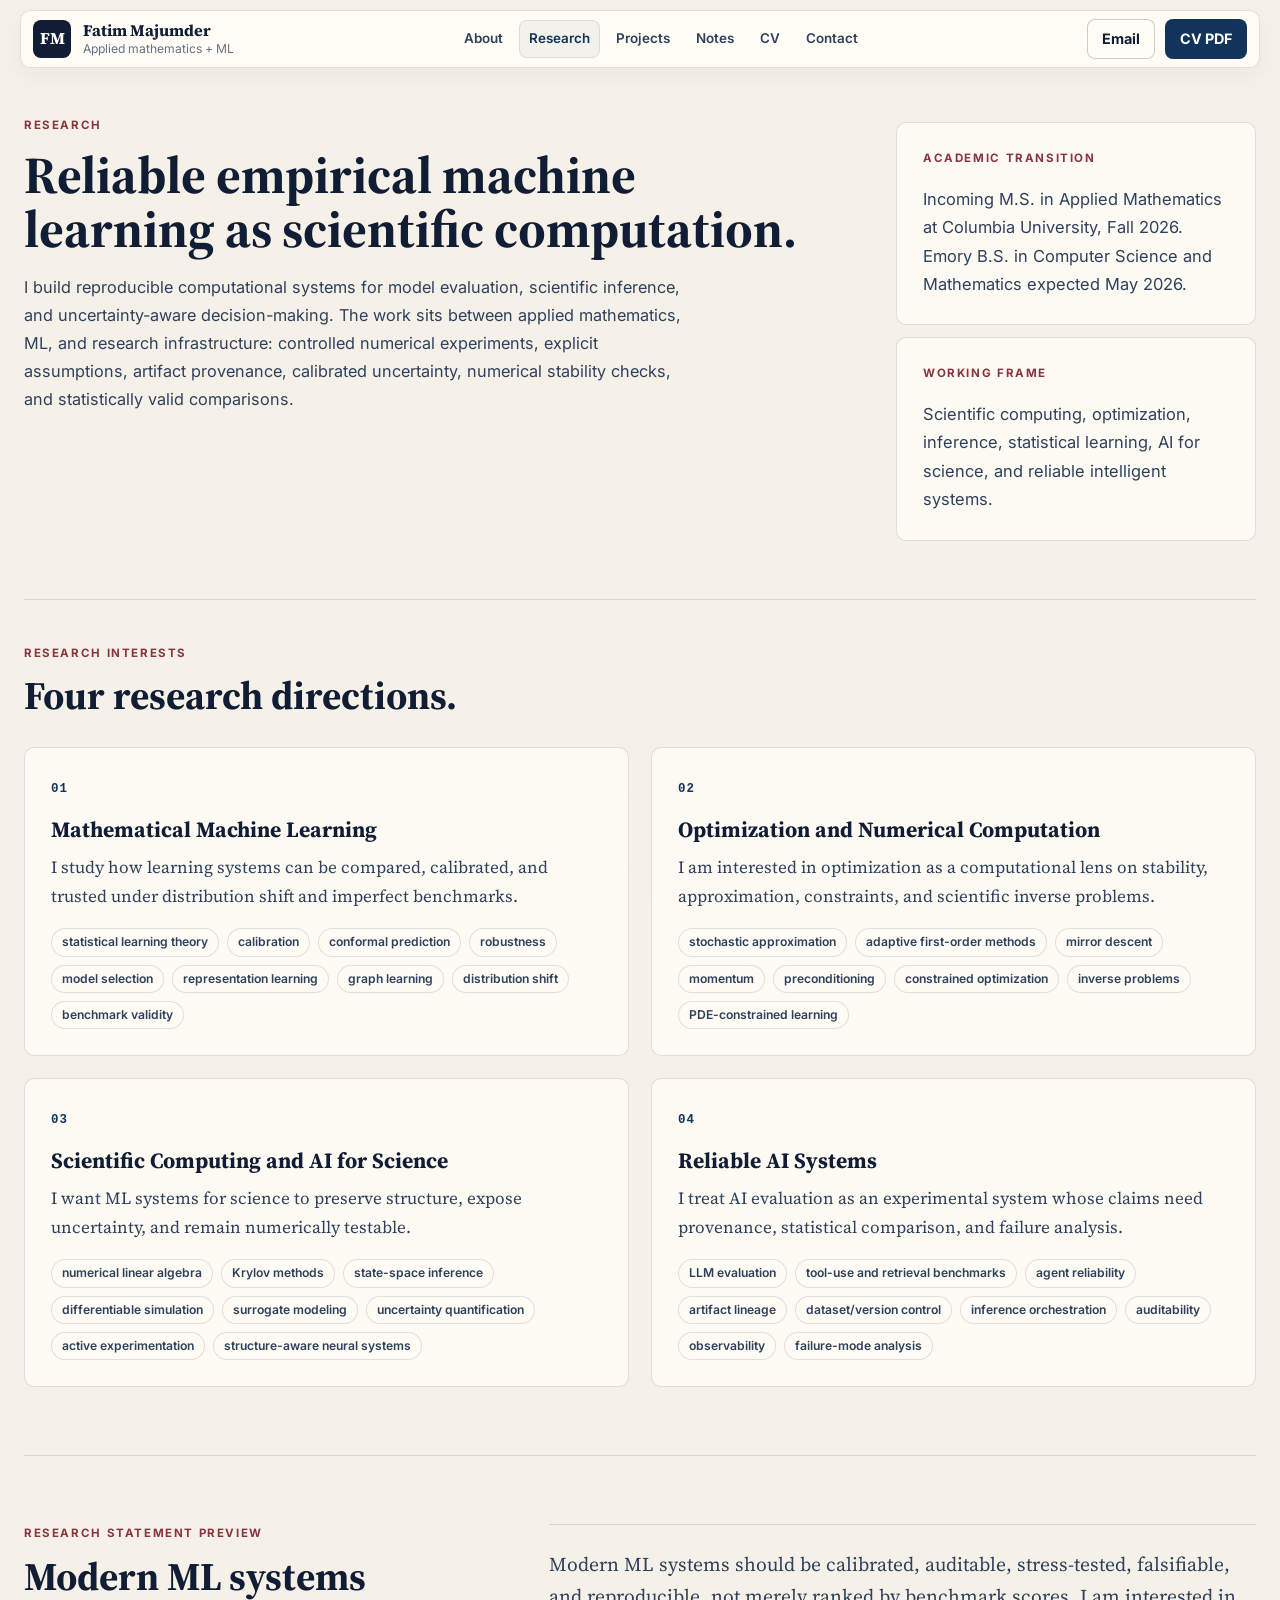
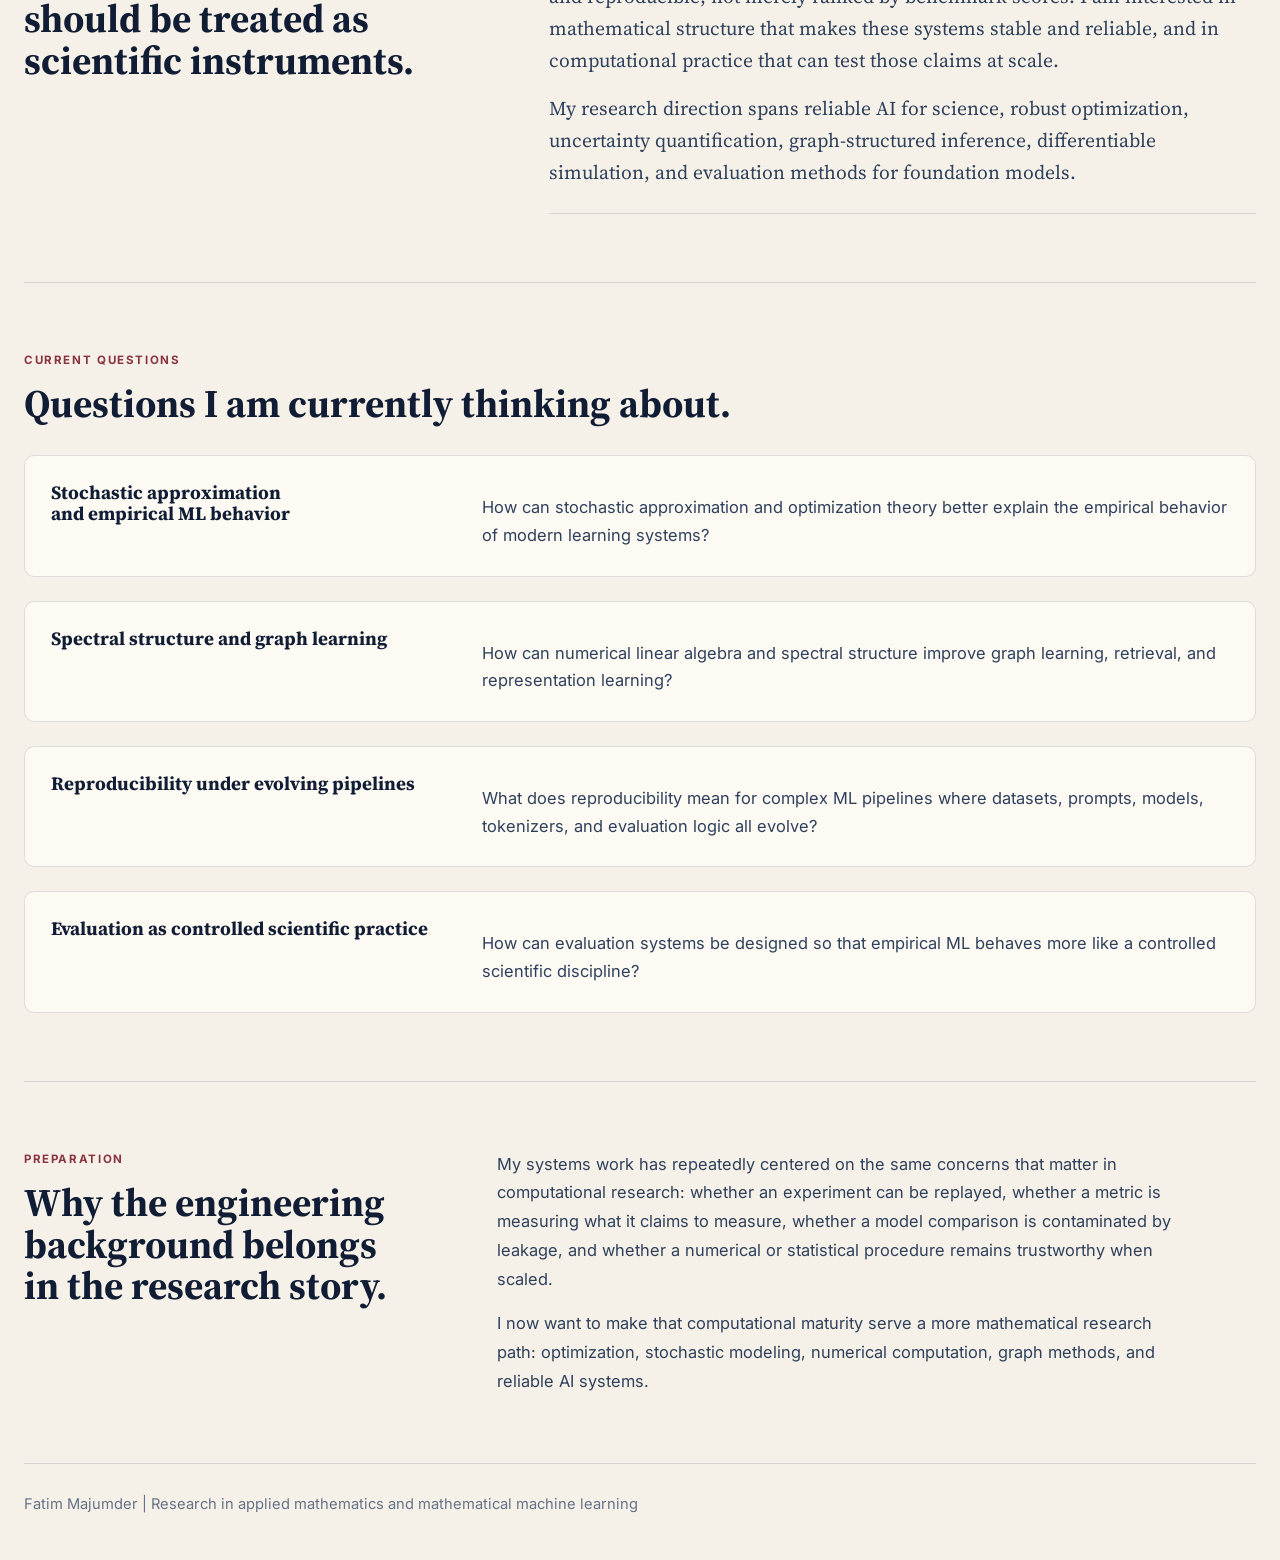
<file: research.html>
<!DOCTYPE html>
<html lang="en">
  <head>
    <meta charset="UTF-8">
    <meta name="viewport" content="width=device-width, initial-scale=1.0">
    <meta
      name="description"
      content="Research profile for Fatim Majumder, an Applied Mathematics / Machine Learning PhD applicant focused on scientific computing, optimization, inference, statistical learning, AI for science, and reliable intelligent systems."
    >
    <meta
      name="keywords"
      content="Fatim Majumder research, applied mathematics, machine learning, scientific computing, optimization, inference, statistical learning, uncertainty quantification, AI for science, graph learning, reliable AI systems"
    >
    <meta name="author" content="Fatim Majumder">
    <meta name="robots" content="index, follow">
    <meta name="theme-color" content="#17233c">
    <title>Research | Fatim Majumder &mdash; Applied Mathematics / Machine Learning</title>
    <link rel="canonical" href="https://fatimmajumder.github.io/research.html">
    <link rel="icon" href="./assets/favicon.svg" type="image/svg+xml">
    <meta property="og:site_name" content="Fatim Majumder">
    <meta property="og:title" content="Research | Fatim Majumder &mdash; Applied Mathematics / Machine Learning">
    <meta
      property="og:description"
      content="Research direction in scientific computing, optimization, inference, statistical learning, AI for science, and reliable intelligent systems."
    >
    <meta property="og:type" content="article">
    <meta property="og:url" content="https://fatimmajumder.github.io/research.html">
    <meta property="og:image" content="https://fatimmajumder.github.io/assets/social-preview.png">
    <meta name="twitter:card" content="summary_large_image">
    <meta name="twitter:title" content="Research | Fatim Majumder &mdash; Applied Mathematics / Machine Learning">
    <meta
      name="twitter:description"
      content="Research direction in scientific computing, optimization, inference, statistical learning, AI for science, and reliable intelligent systems."
    >
    <meta name="twitter:image" content="https://fatimmajumder.github.io/assets/social-preview.png">
    <link rel="preconnect" href="https://fonts.googleapis.com">
    <link rel="preconnect" href="https://fonts.gstatic.com" crossorigin>
    <link
      href="https://fonts.googleapis.com/css2?family=Source+Serif+4:opsz,wght@8..60,500;8..60,600;8..60,700&amp;family=Inter:wght@400;500;600;700&amp;display=swap"
      rel="stylesheet"
    >
    <link rel="stylesheet" href="./styles.css">
    <script type="application/ld+json">
      {
        "@context": "https://schema.org",
        "@type": "ProfilePage",
        "name": "Research | Fatim Majumder",
        "url": "https://fatimmajumder.github.io/research.html",
        "about": {
          "@type": "Person",
          "name": "Fatim Majumder",
          "knowsAbout": [
            "Mathematical machine learning",
            "Optimization",
            "Stochastic processes",
            "Numerical linear algebra",
            "Scientific computing",
            "Inference",
            "AI for science",
            "Graph machine learning",
            "Reliable intelligent systems",
            "Reliable AI evaluation"
          ]
        }
      }
    </script>
  </head>
  <body data-page="research">
    <a class="skip-link" href="#main-content">Skip to main content</a>

    <header class="site-header">
      <div class="site-header-inner">
        <a class="brand-lockup" href="./index.html" aria-label="Fatim Majumder home">
          <span class="brand-mark" aria-hidden="true">FM</span>
          <span class="brand-copy">
            <strong>Fatim Majumder</strong>
            <span>Applied mathematics + ML</span>
          </span>
        </a>

        <nav class="site-nav" aria-label="Primary navigation">
          <a class="nav-link" data-nav="about" href="./index.html#about">About</a>
          <a class="nav-link" data-nav="research" href="./research.html">Research</a>
          <a class="nav-link" data-nav="projects" href="./projects.html">Projects</a>
          <a class="nav-link" data-nav="notes" href="./notes.html">Notes</a>
          <a class="nav-link" data-nav="cv" href="./cv.html">CV</a>
          <a class="nav-link" data-nav="contact" href="./contact.html">Contact</a>
        </nav>

        <div class="header-actions">
          <a class="button button-secondary" href="mailto:fatim.majumder@emory.edu">Email</a>
          <a class="button button-primary" href="./assets/Fatim-Majumder-Academic-CV.pdf" download>CV PDF</a>
        </div>
      </div>
    </header>

    <main id="main-content">
      <section class="page-hero section" aria-labelledby="research-title">
        <div class="page-hero-main">
          <p class="eyebrow">Research</p>
          <h1 id="research-title">Reliable empirical machine learning as scientific computation.</h1>
          <p class="page-hero-summary">
            I build reproducible computational systems for model evaluation,
            scientific inference, and uncertainty-aware decision-making. The
            work sits between applied mathematics, ML, and research
            infrastructure: controlled numerical experiments, explicit
            assumptions, artifact provenance, calibrated uncertainty, numerical
            stability checks, and statistically valid comparisons.
          </p>
        </div>
        <aside class="page-hero-rail" aria-label="Current academic status">
          <div class="rail-block">
            <p class="detail-label">Academic transition</p>
            <p>
              Incoming M.S. in Applied Mathematics at Columbia University,
              Fall 2026. Emory B.S. in Computer Science and Mathematics
              expected May 2026.
            </p>
          </div>
          <div class="rail-block">
            <p class="detail-label">Working frame</p>
            <p>
              Scientific computing, optimization, inference, statistical
              learning, AI for science, and reliable intelligent systems.
            </p>
          </div>
        </aside>
      </section>

      <section class="section" aria-labelledby="interests-title">
        <div class="section-heading">
          <p class="eyebrow">Research Interests</p>
          <h2 id="interests-title">Four research directions.</h2>
        </div>
        <div class="theme-grid research-direction-grid">
          <article class="theme-card">
            <h3>Mathematical Machine Learning</h3>
            <p class="research-card-thesis">
              I study how learning systems can be compared, calibrated, and
              trusted under distribution shift and imperfect benchmarks.
            </p>
            <ul class="research-tags">
              <li>statistical learning theory</li>
              <li>calibration</li>
              <li>conformal prediction</li>
              <li>robustness</li>
              <li>model selection</li>
              <li>representation learning</li>
              <li>graph learning</li>
              <li>distribution shift</li>
              <li>benchmark validity</li>
            </ul>
          </article>

          <article class="theme-card">
            <h3>Optimization and Numerical Computation</h3>
            <p class="research-card-thesis">
              I am interested in optimization as a computational lens on
              stability, approximation, constraints, and scientific inverse
              problems.
            </p>
            <ul class="research-tags">
              <li>stochastic approximation</li>
              <li>adaptive first-order methods</li>
              <li>mirror descent</li>
              <li>momentum</li>
              <li>preconditioning</li>
              <li>constrained optimization</li>
              <li>inverse problems</li>
              <li>PDE-constrained learning</li>
            </ul>
          </article>

          <article class="theme-card">
            <h3>Scientific Computing and AI for Science</h3>
            <p class="research-card-thesis">
              I want ML systems for science to preserve structure, expose
              uncertainty, and remain numerically testable.
            </p>
            <ul class="research-tags">
              <li>numerical linear algebra</li>
              <li>Krylov methods</li>
              <li>state-space inference</li>
              <li>differentiable simulation</li>
              <li>surrogate modeling</li>
              <li>uncertainty quantification</li>
              <li>active experimentation</li>
              <li>structure-aware neural systems</li>
            </ul>
          </article>

          <article class="theme-card">
            <h3>Reliable AI Systems</h3>
            <p class="research-card-thesis">
              I treat AI evaluation as an experimental system whose claims
              need provenance, statistical comparison, and failure analysis.
            </p>
            <ul class="research-tags">
              <li>LLM evaluation</li>
              <li>tool-use and retrieval benchmarks</li>
              <li>agent reliability</li>
              <li>artifact lineage</li>
              <li>dataset/version control</li>
              <li>inference orchestration</li>
              <li>auditability</li>
              <li>observability</li>
              <li>failure-mode analysis</li>
            </ul>
          </article>
        </div>
      </section>

      <section class="section statement-section" id="statement" aria-labelledby="statement-title">
        <div class="section-heading">
          <p class="eyebrow">Research Statement Preview</p>
          <h2 id="statement-title">Modern ML systems should be treated as scientific instruments.</h2>
        </div>
        <div class="statement-copy">
          <p>
            Modern ML systems should be calibrated, auditable, stress-tested,
            falsifiable, and reproducible, not merely ranked by benchmark
            scores. I am interested in mathematical structure that makes these
            systems stable and reliable, and in computational practice that can
            test those claims at scale.
          </p>
          <p>
            My research direction spans reliable AI for science, robust
            optimization, uncertainty quantification, graph-structured
            inference, differentiable simulation, and evaluation methods for
            foundation models.
          </p>
        </div>
      </section>

      <section class="section" aria-labelledby="questions-title">
        <div class="section-heading">
          <p class="eyebrow">Current Questions</p>
          <h2 id="questions-title">Questions I am currently thinking about.</h2>
        </div>

        <div class="question-list">
          <article class="question-item">
            <h3>Stochastic approximation and empirical ML behavior</h3>
            <p>
              How can stochastic approximation and optimization theory better
              explain the empirical behavior of modern learning systems?
            </p>
          </article>
          <article class="question-item">
            <h3>Spectral structure and graph learning</h3>
            <p>
              How can numerical linear algebra and spectral structure improve
              graph learning, retrieval, and representation learning?
            </p>
          </article>
          <article class="question-item">
            <h3>Reproducibility under evolving pipelines</h3>
            <p>
              What does reproducibility mean for complex ML pipelines where
              datasets, prompts, models, tokenizers, and evaluation logic all
              evolve?
            </p>
          </article>
          <article class="question-item">
            <h3>Evaluation as controlled scientific practice</h3>
            <p>
              How can evaluation systems be designed so that empirical ML
              behaves more like a controlled scientific discipline?
            </p>
          </article>
        </div>
      </section>

      <section class="section split-section" aria-labelledby="methods-title">
        <div class="section-heading">
          <p class="eyebrow">Preparation</p>
          <h2 id="methods-title">Why the engineering background belongs in the research story.</h2>
        </div>
        <div class="section-copy">
          <p>
            My systems work has repeatedly centered on the same concerns that
            matter in computational research: whether an experiment can be
            replayed, whether a metric is measuring what it claims to measure,
            whether a model comparison is contaminated by leakage, and whether a
            numerical or statistical procedure remains trustworthy when scaled.
          </p>
          <p>
            I now want to make that computational maturity serve a more
            mathematical research path: optimization, stochastic modeling,
            numerical computation, graph methods, and reliable AI systems.
          </p>
        </div>
      </section>
    </main>

    <footer class="site-footer">
      <p>Fatim Majumder | Research in applied mathematics and mathematical machine learning</p>
    </footer>

    <script src="./script.js" defer></script>
  </body>
</html>
</file>
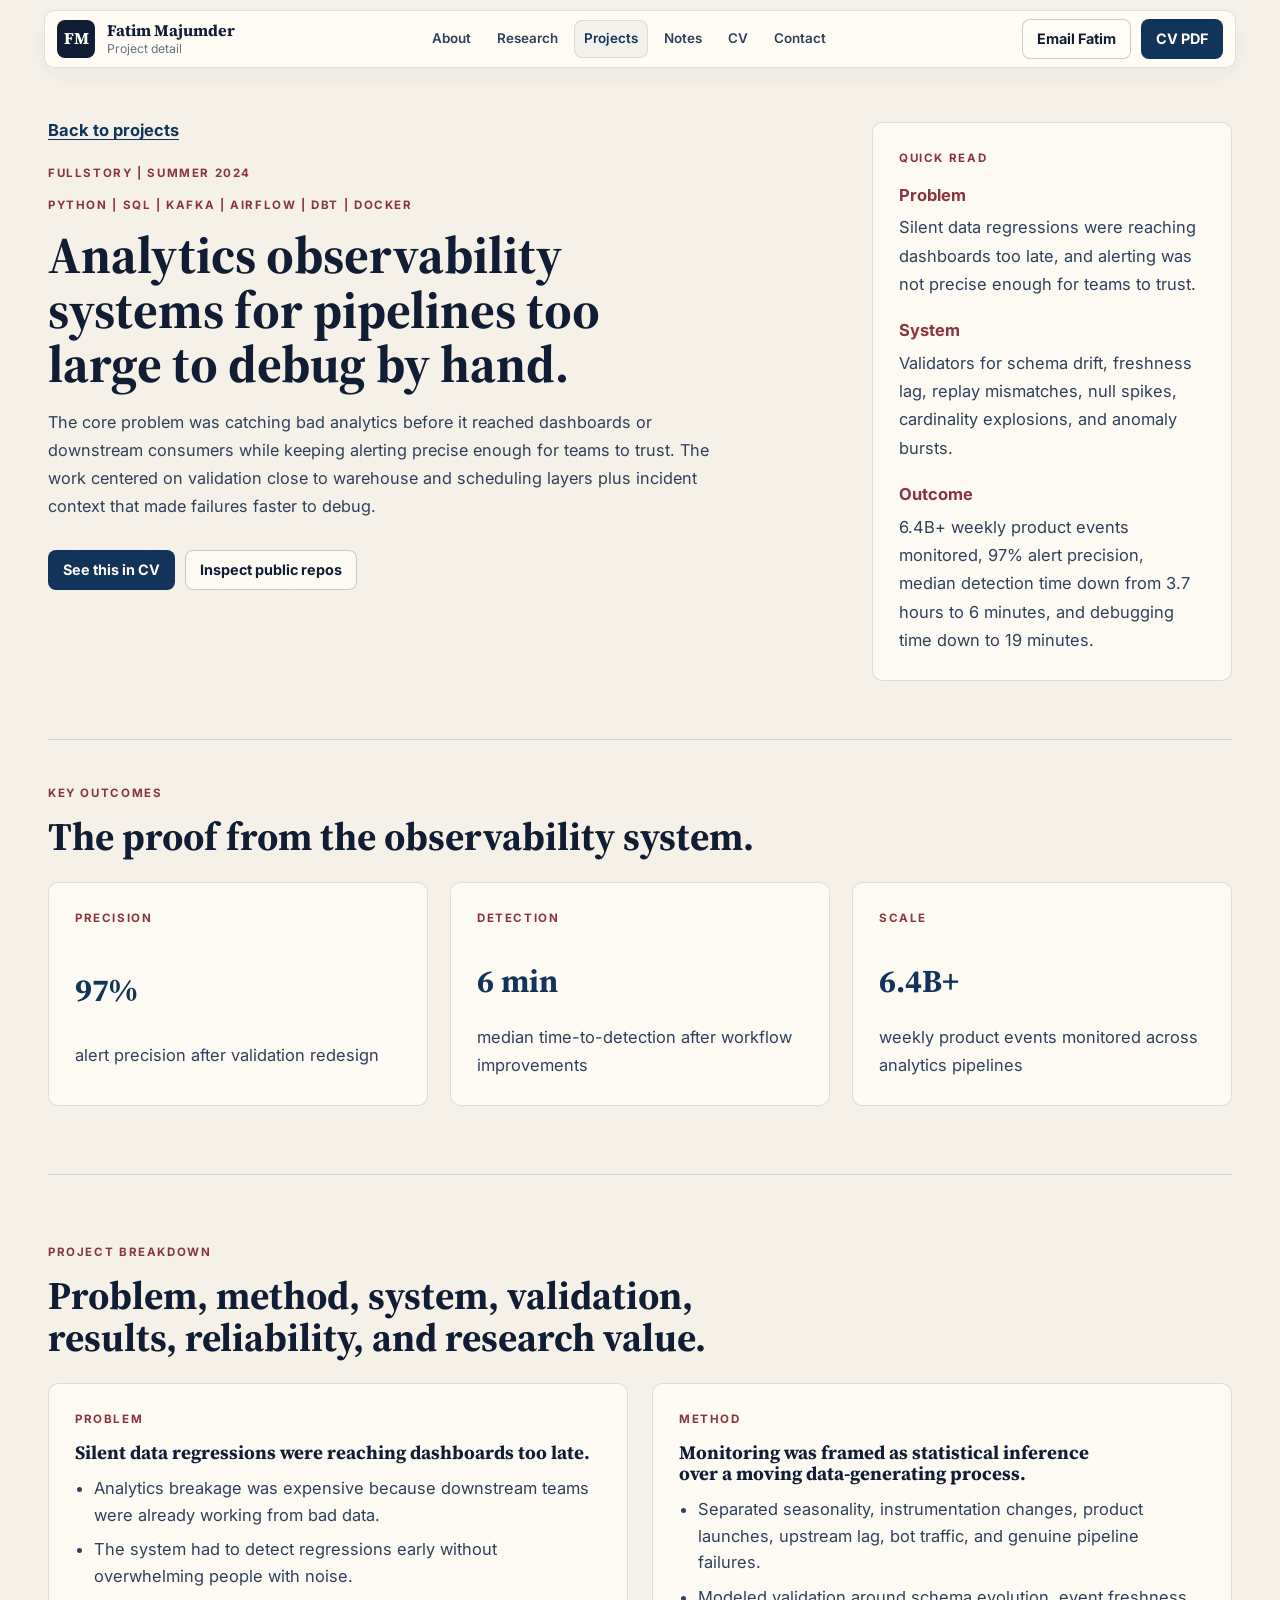
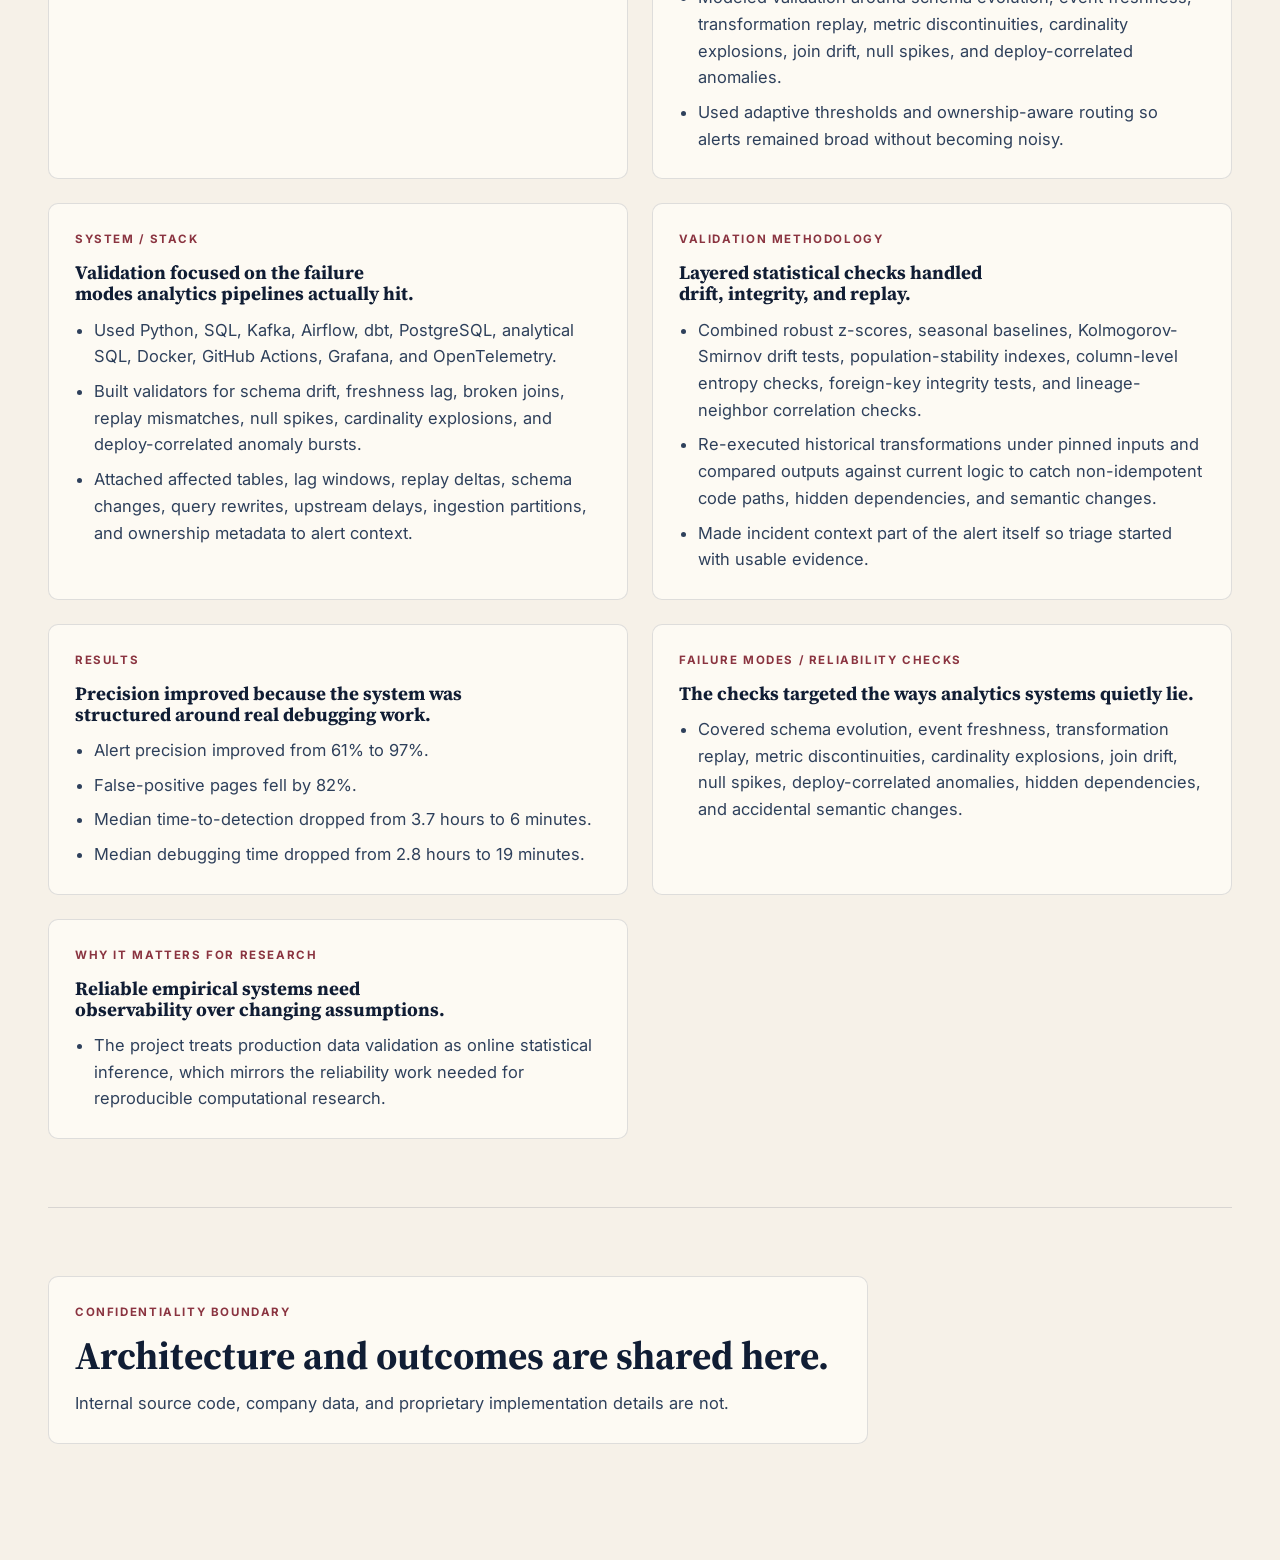
<file: case-studies/analytics-observability-systems.html>
<!DOCTYPE html>
<html lang="en">
  <head>
    <meta charset="UTF-8">
    <meta name="viewport" content="width=device-width, initial-scale=1.0">
    <meta
      name="description"
      content="Public-safe project detail of analytics observability, data validation, and backend reliability systems built by Fatim Majumder."
   >
    <meta name="author" content="Fatim Majumder">
    <meta name="robots" content="index, follow">
    <meta name="theme-color" content="#10213d">
    <title>Analytics Observability Systems | Fatim Majumder</title>
    <link
      rel="canonical"
      href="https://fatimmajumder.github.io/case-studies/analytics-observability-systems.html"
   >
    <link rel="icon" href="../assets/favicon.svg" type="image/svg+xml">
    <meta property="og:site_name" content="Fatim Majumder">
    <meta
      property="og:title"
      content="Analytics Observability Systems | Fatim Majumder"
   >
    <meta
      property="og:description"
      content="Public-safe project detail of validation and incident tooling for large-scale analytics pipelines."
   >
    <meta property="og:type" content="article">
    <meta
      property="og:url"
      content="https://fatimmajumder.github.io/case-studies/analytics-observability-systems.html"
   >
    <meta
      property="og:image"
      content="https://fatimmajumder.github.io/assets/social-preview.png"
   >
    <meta name="twitter:card" content="summary_large_image">
    <meta
      name="twitter:title"
      content="Analytics Observability Systems | Fatim Majumder"
   >
    <meta
      name="twitter:description"
      content="Schema drift, freshness, replay, and anomaly validation for analytics systems processing billions of events."
   >
    <meta
      name="twitter:image"
      content="https://fatimmajumder.github.io/assets/social-preview.png"
   >
    <link rel="preconnect" href="https://fonts.googleapis.com">
    <link rel="preconnect" href="https://fonts.gstatic.com" crossorigin>
    <link
      href="https://fonts.googleapis.com/css2?family=Source+Serif+4:opsz,wght@8..60,500;8..60,600;8..60,700&amp;family=Inter:wght@400;500;600;700&amp;display=swap"
      rel="stylesheet"
   >
    <link rel="stylesheet" href="../styles.css">
    <script type="application/ld+json">
      {
        "@context": "https://schema.org",
        "@type": "Article",
        "headline": "Analytics observability systems for pipelines too large to debug by hand.",
        "author": {
          "@type": "Person",
          "name": "Fatim Majumder",
          "url": "https://fatimmajumder.github.io/"
        },
        "url": "https://fatimmajumder.github.io/case-studies/analytics-observability-systems.html",
        "description": "Public-safe project detail of analytics observability, validation, and incident tooling for large-scale pipelines."
      }
    </script>
  </head>
  <body class="case-page case-observability">
    <a class="skip-link" href="#main-content">Skip to main content</a>

    <div class="site-shell case-shell">
      <header class="site-header">
        <div class="site-header-inner">
          <a class="brand-lockup" href="../index.html" aria-label="Fatim Majumder home">
            <span class="brand-mark" aria-hidden="true">FM</span>
            <span class="brand-copy">
              <strong>Fatim Majumder</strong>
              <span>Project detail</span>
            </span>
          </a>

          <nav class="site-nav" aria-label="Primary navigation">
            <a class="nav-link" data-nav="about" href="../index.html#about">About</a>
            <a class="nav-link" data-nav="research" href="../research.html">Research</a>
            <a class="nav-link is-active" data-nav="projects" href="../projects.html" aria-current="page">Projects</a>
            <a class="nav-link" data-nav="notes" href="../notes.html">Notes</a>
            <a class="nav-link" data-nav="cv" href="../cv.html">CV</a>
            <a class="nav-link" data-nav="contact" href="../contact.html">Contact</a>
          </nav>

          <div class="header-actions">
            <a class="button button-secondary" href="mailto:fatim.majumder@emory.edu">
              Email Fatim
            </a>
            <a
              class="button button-primary"
              href="../assets/Fatim-Majumder-Academic-CV.pdf"
              download
              aria-label="Download academic CV PDF"
            >
              CV PDF
            </a>
          </div>
        </div>
      </header>

      <main id="main-content">
        <section class="section page-hero">
          <div class="page-hero-main">
            <a class="back-link" href="../projects.html">Back to projects</a>
            <p class="eyebrow">Fullstory | Summer 2024</p>
            <p class="page-meta">
              Python | SQL | Kafka | Airflow | dbt | Docker
            </p>
            <h1>Analytics observability systems for pipelines too large to debug by hand.</h1>
            <p class="page-hero-summary">
              The core problem was catching bad analytics before it reached
              dashboards or downstream consumers while keeping alerting precise
              enough for teams to trust. The work centered on validation close
              to warehouse and scheduling layers plus incident context that made
              failures faster to debug.
            </p>
            <div class="page-actions">
              <a class="button button-primary" href="../cv.html#experience-title">
                See this in CV
              </a>
              <a class="button button-secondary" href="../projects.html">
                Inspect public repos
              </a>
            </div>
          </div>

          <aside class="page-hero-rail" aria-label="Case study quick read">
            <article class="page-rail-card">
              <p class="detail-label">Quick read</p>
              <div class="page-rail-list">
                <div>
                  <span>Problem</span>
                  <p>
                    Silent data regressions were reaching dashboards too late,
                    and alerting was not precise enough for teams to trust.
                  </p>
                </div>
                <div>
                  <span>System</span>
                  <p>
                    Validators for schema drift, freshness lag, replay
                    mismatches, null spikes, cardinality explosions, and anomaly
                    bursts.
                  </p>
                </div>
                <div>
                  <span>Outcome</span>
                  <p>
                    6.4B+ weekly product events monitored, 97% alert
                    precision, median detection time down from 3.7 hours to 6
                    minutes, and debugging time down to 19 minutes.
                  </p>
                </div>
              </div>
            </article>
          </aside>
        </section>

        <section class="section" aria-labelledby="metrics-title">
          <div class="section-heading section-heading-compact">
            <p class="eyebrow">Key Outcomes</p>
            <h2 id="metrics-title">The proof from the observability system.</h2>
          </div>
          <div class="metric-grid">
            <article class="metric-card">
              <p class="detail-label">Precision</p>
              <p class="metric-value">97%</p>
              <p>alert precision after validation redesign</p>
            </article>
            <article class="metric-card">
              <p class="detail-label">Detection</p>
              <p class="metric-value">6 min</p>
              <p>median time-to-detection after workflow improvements</p>
            </article>
            <article class="metric-card">
              <p class="detail-label">Scale</p>
              <p class="metric-value">6.4B+</p>
              <p>weekly product events monitored across analytics pipelines</p>
            </article>
          </div>
        </section>

        <section class="section" aria-labelledby="story-title">
          <div class="section-heading section-heading-compact">
            <p class="eyebrow">Project Breakdown</p>
            <h2 id="story-title">Problem, method, system, validation, results, reliability, and research value.</h2>
          </div>
          <div class="story-grid story-grid-case">
            <article class="content-card">
              <p class="card-kicker">Problem</p>
              <h3>Silent data regressions were reaching dashboards too late.</h3>
              <ul class="bullet-list">
                <li>Analytics breakage was expensive because downstream teams were already working from bad data.</li>
                <li>The system had to detect regressions early without overwhelming people with noise.</li>
              </ul>
            </article>

            <article class="content-card">
              <p class="card-kicker">Method</p>
              <h3>Monitoring was framed as statistical inference over a moving data-generating process.</h3>
              <ul class="bullet-list">
                <li>Separated seasonality, instrumentation changes, product launches, upstream lag, bot traffic, and genuine pipeline failures.</li>
                <li>Modeled validation around schema evolution, event freshness, transformation replay, metric discontinuities, cardinality explosions, join drift, null spikes, and deploy-correlated anomalies.</li>
                <li>Used adaptive thresholds and ownership-aware routing so alerts remained broad without becoming noisy.</li>
              </ul>
            </article>

            <article class="content-card">
              <p class="card-kicker">System / Stack</p>
              <h3>Validation focused on the failure modes analytics pipelines actually hit.</h3>
              <ul class="bullet-list">
                <li>Used Python, SQL, Kafka, Airflow, dbt, PostgreSQL, analytical SQL, Docker, GitHub Actions, Grafana, and OpenTelemetry.</li>
                <li>Built validators for schema drift, freshness lag, broken joins, replay mismatches, null spikes, cardinality explosions, and deploy-correlated anomaly bursts.</li>
                <li>Attached affected tables, lag windows, replay deltas, schema changes, query rewrites, upstream delays, ingestion partitions, and ownership metadata to alert context.</li>
              </ul>
            </article>

            <article class="content-card">
              <p class="card-kicker">Validation Methodology</p>
              <h3>Layered statistical checks handled drift, integrity, and replay.</h3>
              <ul class="bullet-list">
                <li>Combined robust z-scores, seasonal baselines, Kolmogorov-Smirnov drift tests, population-stability indexes, column-level entropy checks, foreign-key integrity tests, and lineage-neighbor correlation checks.</li>
                <li>Re-executed historical transformations under pinned inputs and compared outputs against current logic to catch non-idempotent code paths, hidden dependencies, and semantic changes.</li>
                <li>Made incident context part of the alert itself so triage started with usable evidence.</li>
              </ul>
            </article>

            <article class="content-card">
              <p class="card-kicker">Results</p>
              <h3>Precision improved because the system was structured around real debugging work.</h3>
              <ul class="bullet-list">
                <li>Alert precision improved from 61% to 97%.</li>
                <li>False-positive pages fell by 82%.</li>
                <li>Median time-to-detection dropped from 3.7 hours to 6 minutes.</li>
                <li>Median debugging time dropped from 2.8 hours to 19 minutes.</li>
              </ul>
            </article>

            <article class="content-card">
              <p class="card-kicker">Failure Modes / Reliability Checks</p>
              <h3>The checks targeted the ways analytics systems quietly lie.</h3>
              <ul class="bullet-list">
                <li>Covered schema evolution, event freshness, transformation replay, metric discontinuities, cardinality explosions, join drift, null spikes, deploy-correlated anomalies, hidden dependencies, and accidental semantic changes.</li>
              </ul>
            </article>

            <article class="content-card">
              <p class="card-kicker">Why It Matters for Research</p>
              <h3>Reliable empirical systems need observability over changing assumptions.</h3>
              <ul class="bullet-list">
                <li>The project treats production data validation as online statistical inference, which mirrors the reliability work needed for reproducible computational research.</li>
              </ul>
            </article>
          </div>
        </section>

        <section class="section">
          <article class="boundary-card">
            <p class="detail-label">Confidentiality Boundary</p>
            <h2>Architecture and outcomes are shared here.</h2>
            <p>Internal source code, company data, and proprietary implementation details are not.</p>
          </article>
        </section>
      </main>
    </div>
    <script src="../script.js" defer></script>
  </body>
</html>
</file>
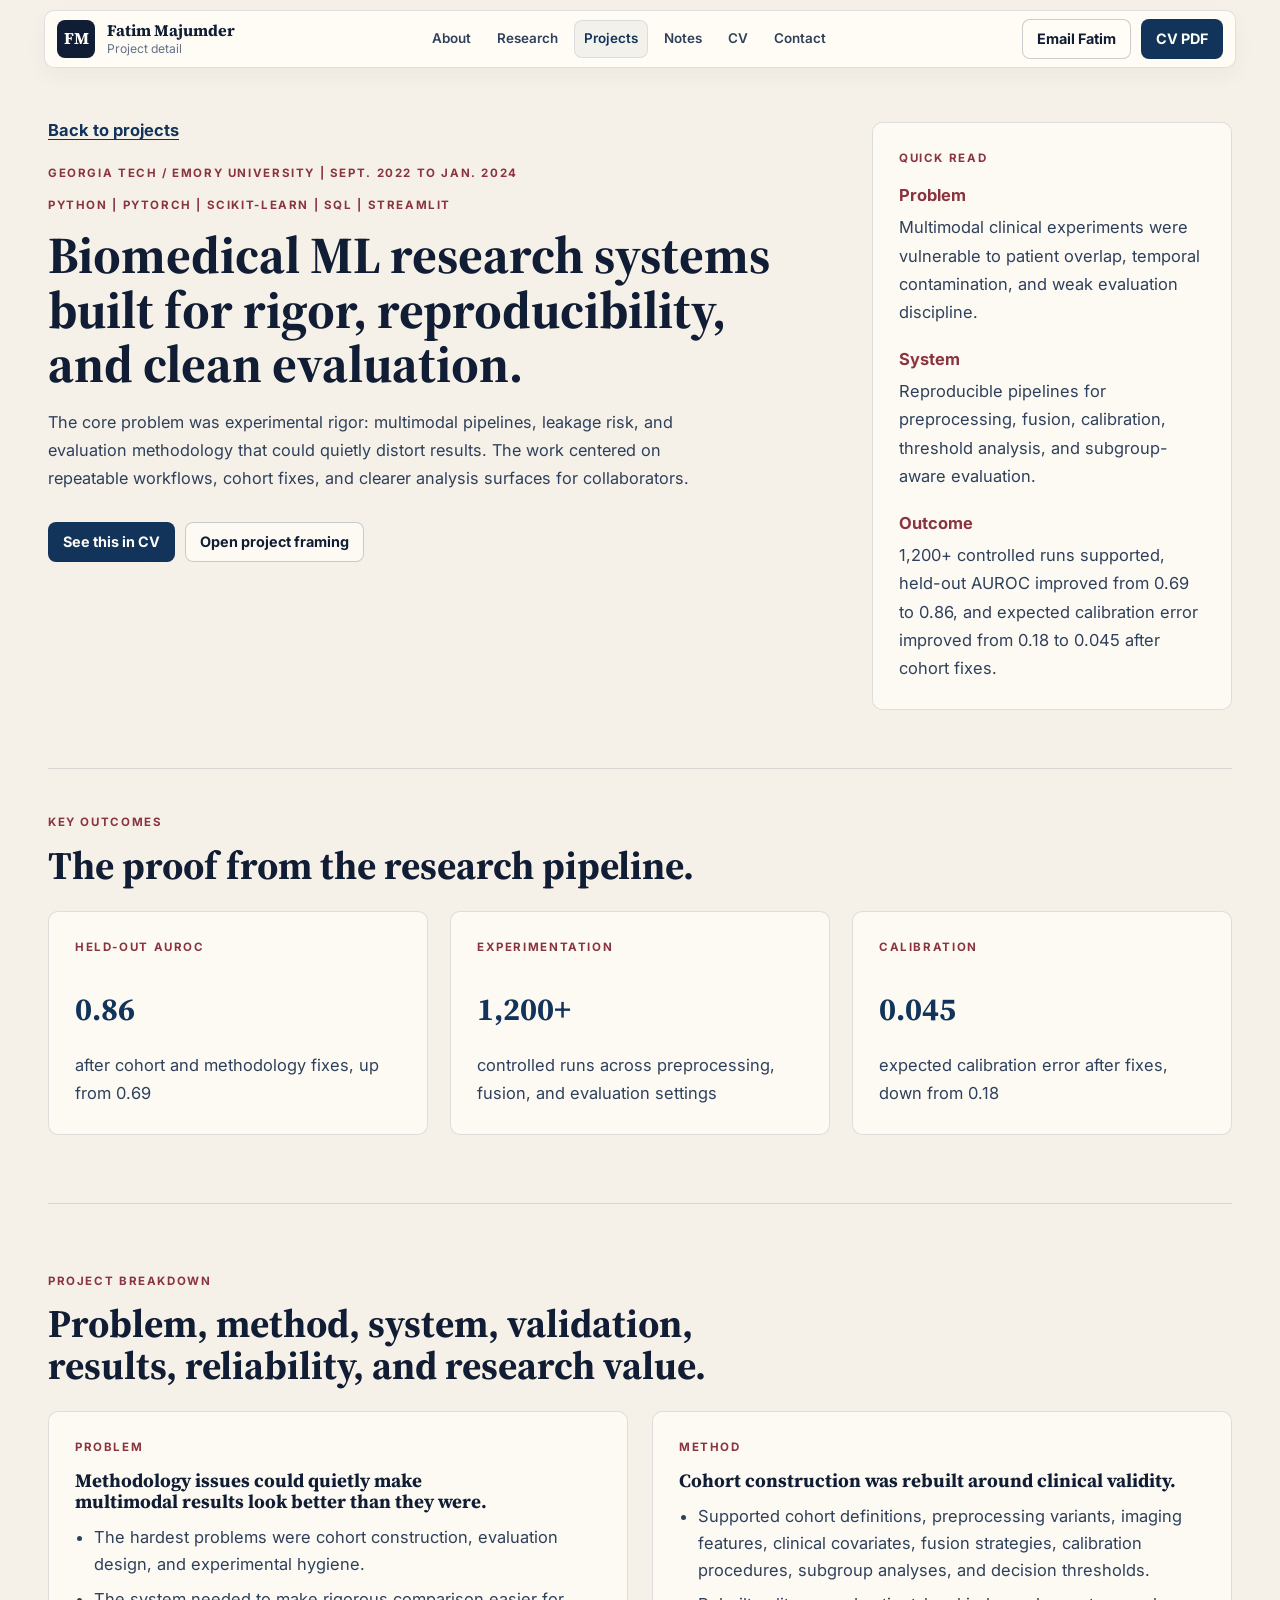
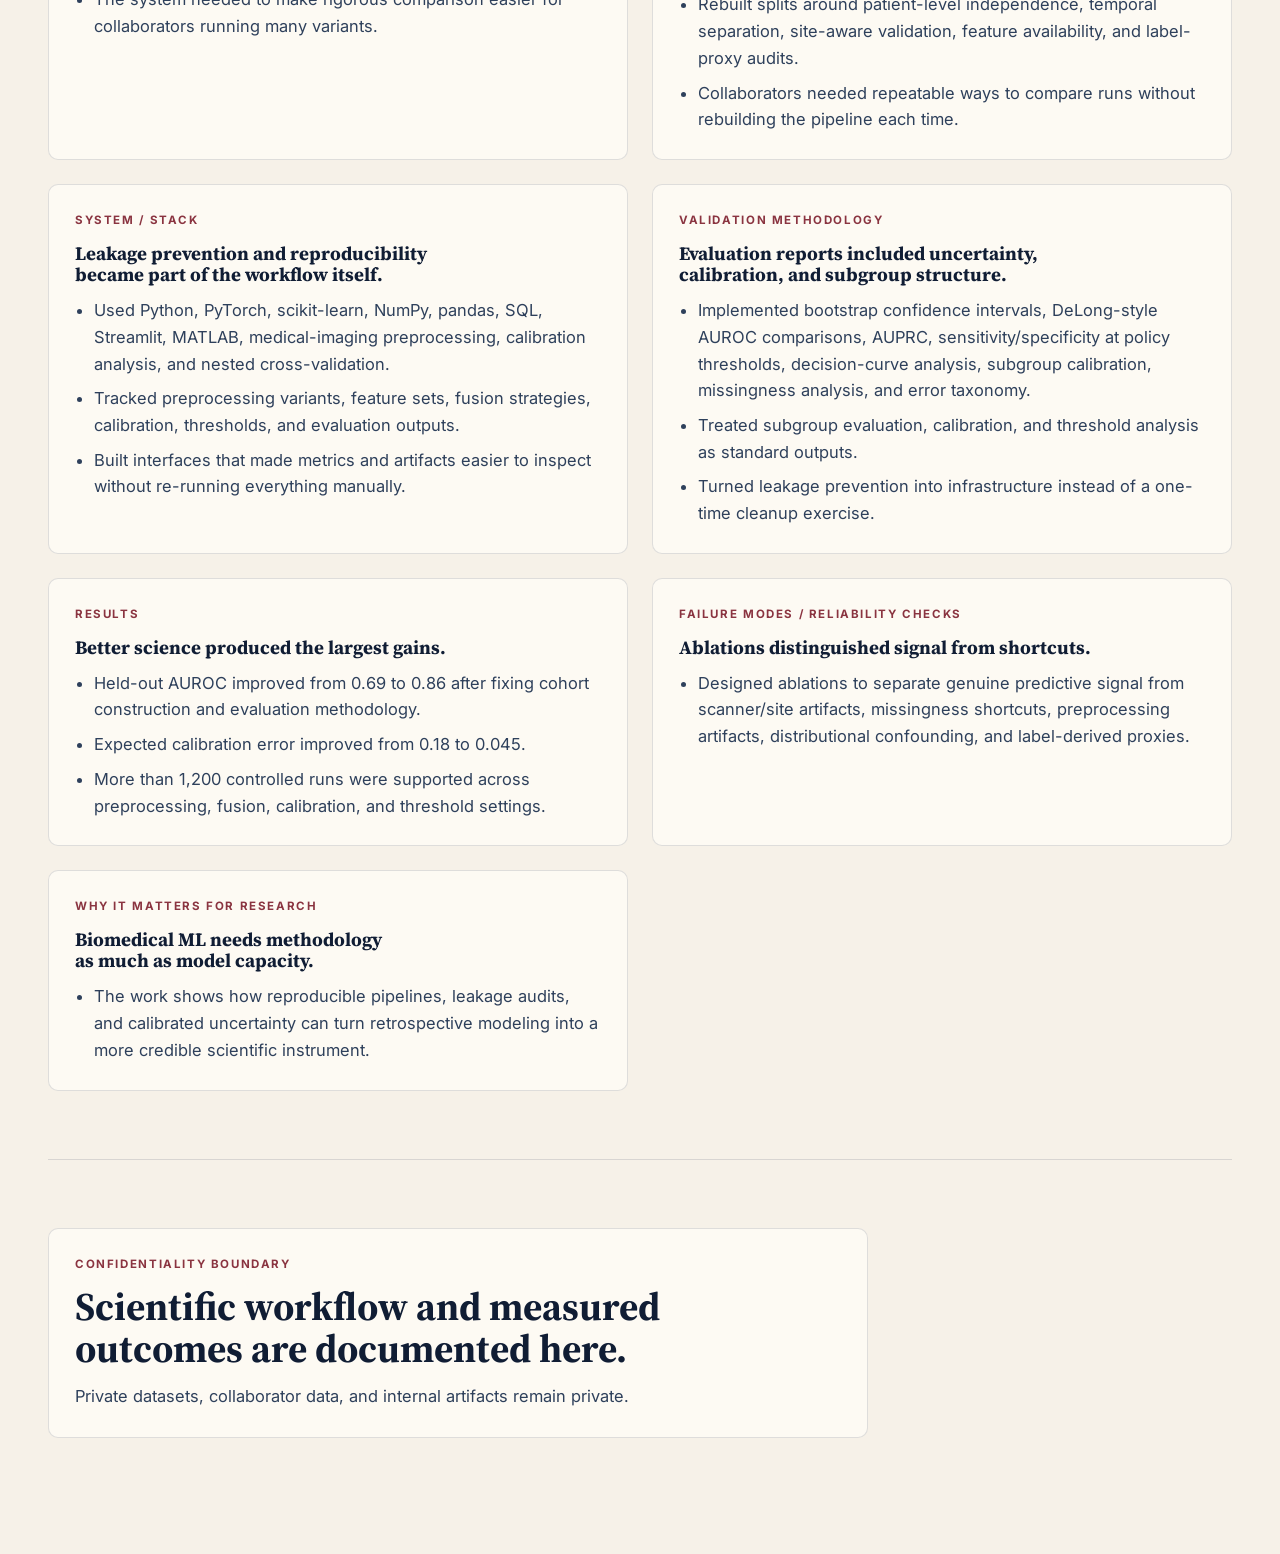
<file: case-studies/biomedical-ml-research-systems.html>
<!DOCTYPE html>
<html lang="en">
  <head>
    <meta charset="UTF-8">
    <meta name="viewport" content="width=device-width, initial-scale=1.0">
    <meta
      name="description"
      content="Public-safe project detail of biomedical ML research systems, reproducible multimodal pipelines, and leakage-aware evaluation built by Fatim Majumder."
   >
    <meta name="author" content="Fatim Majumder">
    <meta name="robots" content="index, follow">
    <meta name="theme-color" content="#10213d">
    <title>Biomedical ML Research Systems | Fatim Majumder</title>
    <link
      rel="canonical"
      href="https://fatimmajumder.github.io/case-studies/biomedical-ml-research-systems.html"
   >
    <link rel="icon" href="../assets/favicon.svg" type="image/svg+xml">
    <meta property="og:site_name" content="Fatim Majumder">
    <meta
      property="og:title"
      content="Biomedical ML Research Systems | Fatim Majumder"
   >
    <meta
      property="og:description"
      content="Public-safe project detail of reproducible multimodal ML pipelines, cohort design fixes, and cleaner evaluation methodology."
   >
    <meta property="og:type" content="article">
    <meta
      property="og:url"
      content="https://fatimmajumder.github.io/case-studies/biomedical-ml-research-systems.html"
   >
    <meta
      property="og:image"
      content="https://fatimmajumder.github.io/assets/social-preview.png"
   >
    <meta name="twitter:card" content="summary_large_image">
    <meta
      name="twitter:title"
      content="Biomedical ML Research Systems | Fatim Majumder"
   >
    <meta
      name="twitter:description"
      content="Reproducible multimodal pipelines, leakage prevention, and rigorous evaluation for biomedical ML research."
   >
    <meta
      name="twitter:image"
      content="https://fatimmajumder.github.io/assets/social-preview.png"
   >
    <link rel="preconnect" href="https://fonts.googleapis.com">
    <link rel="preconnect" href="https://fonts.gstatic.com" crossorigin>
    <link
      href="https://fonts.googleapis.com/css2?family=Source+Serif+4:opsz,wght@8..60,500;8..60,600;8..60,700&amp;family=Inter:wght@400;500;600;700&amp;display=swap"
      rel="stylesheet"
   >
    <link rel="stylesheet" href="../styles.css">
    <script type="application/ld+json">
      {
        "@context": "https://schema.org",
        "@type": "Article",
        "headline": "Biomedical ML research systems built for rigor, reproducibility, and clean evaluation.",
        "author": {
          "@type": "Person",
          "name": "Fatim Majumder",
          "url": "https://fatimmajumder.github.io/"
        },
        "url": "https://fatimmajumder.github.io/case-studies/biomedical-ml-research-systems.html",
        "description": "Public-safe project detail of reproducible multimodal ML pipelines, cohort design fixes, and rigorous biomedical evaluation."
      }
    </script>
  </head>
  <body class="case-page case-biomedical">
    <a class="skip-link" href="#main-content">Skip to main content</a>

    <div class="site-shell case-shell">
      <header class="site-header">
        <div class="site-header-inner">
          <a class="brand-lockup" href="../index.html" aria-label="Fatim Majumder home">
            <span class="brand-mark" aria-hidden="true">FM</span>
            <span class="brand-copy">
              <strong>Fatim Majumder</strong>
              <span>Project detail</span>
            </span>
          </a>

          <nav class="site-nav" aria-label="Primary navigation">
            <a class="nav-link" data-nav="about" href="../index.html#about">About</a>
            <a class="nav-link" data-nav="research" href="../research.html">Research</a>
            <a class="nav-link is-active" data-nav="projects" href="../projects.html" aria-current="page">Projects</a>
            <a class="nav-link" data-nav="notes" href="../notes.html">Notes</a>
            <a class="nav-link" data-nav="cv" href="../cv.html">CV</a>
            <a class="nav-link" data-nav="contact" href="../contact.html">Contact</a>
          </nav>

          <div class="header-actions">
            <a class="button button-secondary" href="mailto:fatim.majumder@emory.edu">
              Email Fatim
            </a>
            <a
              class="button button-primary"
              href="../assets/Fatim-Majumder-Academic-CV.pdf"
              download
              aria-label="Download academic CV PDF"
            >
              CV PDF
            </a>
          </div>
        </div>
      </header>

      <main id="main-content">
        <section class="section page-hero">
          <div class="page-hero-main">
            <a class="back-link" href="../projects.html">Back to projects</a>
            <p class="eyebrow">Georgia Tech / Emory University | Sept. 2022 to Jan. 2024</p>
            <p class="page-meta">
              Python | PyTorch | scikit-learn | SQL | Streamlit
            </p>
            <h1>Biomedical ML research systems built for rigor, reproducibility, and clean evaluation.</h1>
            <p class="page-hero-summary">
              The core problem was experimental rigor: multimodal pipelines,
              leakage risk, and evaluation methodology that could quietly
              distort results. The work centered on repeatable workflows,
              cohort fixes, and clearer analysis surfaces for collaborators.
            </p>
            <div class="page-actions">
              <a class="button button-primary" href="../cv.html#experience-title">
                See this in CV
              </a>
              <a class="button button-secondary" href="../projects.html#biomedical-ml">
                Open project framing
              </a>
            </div>
          </div>

          <aside class="page-hero-rail" aria-label="Case study quick read">
            <article class="page-rail-card">
              <p class="detail-label">Quick read</p>
              <div class="page-rail-list">
                <div>
                  <span>Problem</span>
                  <p>
                    Multimodal clinical experiments were vulnerable to patient
                    overlap, temporal contamination, and weak evaluation
                    discipline.
                  </p>
                </div>
                <div>
                  <span>System</span>
                  <p>
                    Reproducible pipelines for preprocessing, fusion,
                    calibration, threshold analysis, and subgroup-aware
                    evaluation.
                  </p>
                </div>
                <div>
                  <span>Outcome</span>
                  <p>
                    1,200+ controlled runs supported, held-out AUROC improved
                    from 0.69 to 0.86, and expected calibration error improved
                    from 0.18 to 0.045 after cohort fixes.
                  </p>
                </div>
              </div>
            </article>
          </aside>
        </section>

        <section class="section" aria-labelledby="metrics-title">
          <div class="section-heading section-heading-compact">
            <p class="eyebrow">Key Outcomes</p>
            <h2 id="metrics-title">The proof from the research pipeline.</h2>
          </div>
          <div class="metric-grid">
            <article class="metric-card">
              <p class="detail-label">Held-out AUROC</p>
              <p class="metric-value">0.86</p>
              <p>after cohort and methodology fixes, up from 0.69</p>
            </article>
            <article class="metric-card">
              <p class="detail-label">Experimentation</p>
              <p class="metric-value">1,200+</p>
              <p>controlled runs across preprocessing, fusion, and evaluation settings</p>
            </article>
            <article class="metric-card">
              <p class="detail-label">Calibration</p>
              <p class="metric-value">0.045</p>
              <p>expected calibration error after fixes, down from 0.18</p>
            </article>
          </div>
        </section>

        <section class="section" aria-labelledby="story-title">
          <div class="section-heading section-heading-compact">
            <p class="eyebrow">Project Breakdown</p>
            <h2 id="story-title">Problem, method, system, validation, results, reliability, and research value.</h2>
          </div>
          <div class="story-grid story-grid-case">
            <article class="content-card">
              <p class="card-kicker">Problem</p>
              <h3>Methodology issues could quietly make multimodal results look better than they were.</h3>
              <ul class="bullet-list">
                <li>The hardest problems were cohort construction, evaluation design, and experimental hygiene.</li>
                <li>The system needed to make rigorous comparison easier for collaborators running many variants.</li>
              </ul>
            </article>

            <article class="content-card">
              <p class="card-kicker">Method</p>
              <h3>Cohort construction was rebuilt around clinical validity.</h3>
              <ul class="bullet-list">
                <li>Supported cohort definitions, preprocessing variants, imaging features, clinical covariates, fusion strategies, calibration procedures, subgroup analyses, and decision thresholds.</li>
                <li>Rebuilt splits around patient-level independence, temporal separation, site-aware validation, feature availability, and label-proxy audits.</li>
                <li>Collaborators needed repeatable ways to compare runs without rebuilding the pipeline each time.</li>
              </ul>
            </article>

            <article class="content-card">
              <p class="card-kicker">System / Stack</p>
              <h3>Leakage prevention and reproducibility became part of the workflow itself.</h3>
              <ul class="bullet-list">
                <li>Used Python, PyTorch, scikit-learn, NumPy, pandas, SQL, Streamlit, MATLAB, medical-imaging preprocessing, calibration analysis, and nested cross-validation.</li>
                <li>Tracked preprocessing variants, feature sets, fusion strategies, calibration, thresholds, and evaluation outputs.</li>
                <li>Built interfaces that made metrics and artifacts easier to inspect without re-running everything manually.</li>
              </ul>
            </article>

            <article class="content-card">
              <p class="card-kicker">Validation Methodology</p>
              <h3>Evaluation reports included uncertainty, calibration, and subgroup structure.</h3>
              <ul class="bullet-list">
                <li>Implemented bootstrap confidence intervals, DeLong-style AUROC comparisons, AUPRC, sensitivity/specificity at policy thresholds, decision-curve analysis, subgroup calibration, missingness analysis, and error taxonomy.</li>
                <li>Treated subgroup evaluation, calibration, and threshold analysis as standard outputs.</li>
                <li>Turned leakage prevention into infrastructure instead of a one-time cleanup exercise.</li>
              </ul>
            </article>

            <article class="content-card">
              <p class="card-kicker">Results</p>
              <h3>Better science produced the largest gains.</h3>
              <ul class="bullet-list">
                <li>Held-out AUROC improved from 0.69 to 0.86 after fixing cohort construction and evaluation methodology.</li>
                <li>Expected calibration error improved from 0.18 to 0.045.</li>
                <li>More than 1,200 controlled runs were supported across preprocessing, fusion, calibration, and threshold settings.</li>
              </ul>
            </article>

            <article class="content-card">
              <p class="card-kicker">Failure Modes / Reliability Checks</p>
              <h3>Ablations distinguished signal from shortcuts.</h3>
              <ul class="bullet-list">
                <li>Designed ablations to separate genuine predictive signal from scanner/site artifacts, missingness shortcuts, preprocessing artifacts, distributional confounding, and label-derived proxies.</li>
              </ul>
            </article>

            <article class="content-card">
              <p class="card-kicker">Why It Matters for Research</p>
              <h3>Biomedical ML needs methodology as much as model capacity.</h3>
              <ul class="bullet-list">
                <li>The work shows how reproducible pipelines, leakage audits, and calibrated uncertainty can turn retrospective modeling into a more credible scientific instrument.</li>
              </ul>
            </article>
          </div>
        </section>

        <section class="section">
          <article class="boundary-card">
            <p class="detail-label">Confidentiality Boundary</p>
            <h2>Scientific workflow and measured outcomes are documented here.</h2>
            <p>Private datasets, collaborator data, and internal artifacts remain private.</p>
          </article>
        </section>
      </main>
    </div>
    <script src="../script.js" defer></script>
  </body>
</html>
</file>
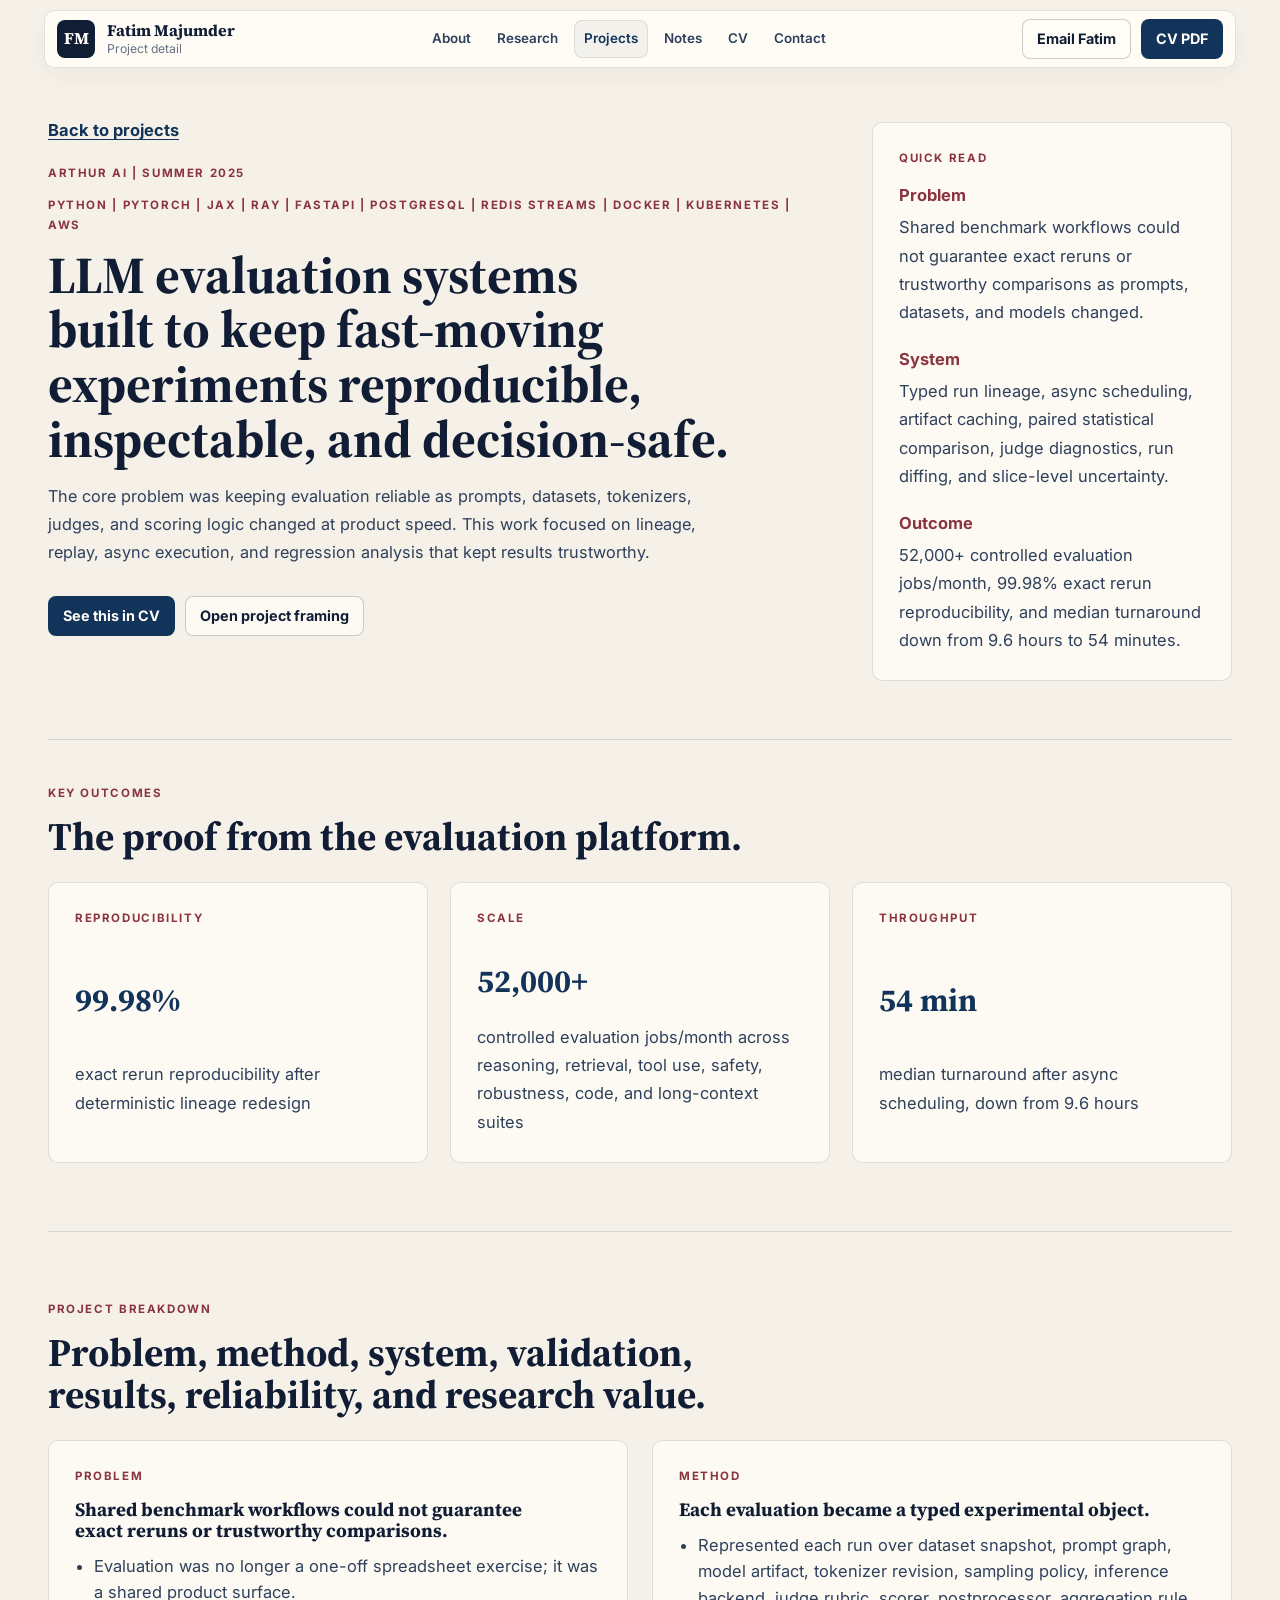
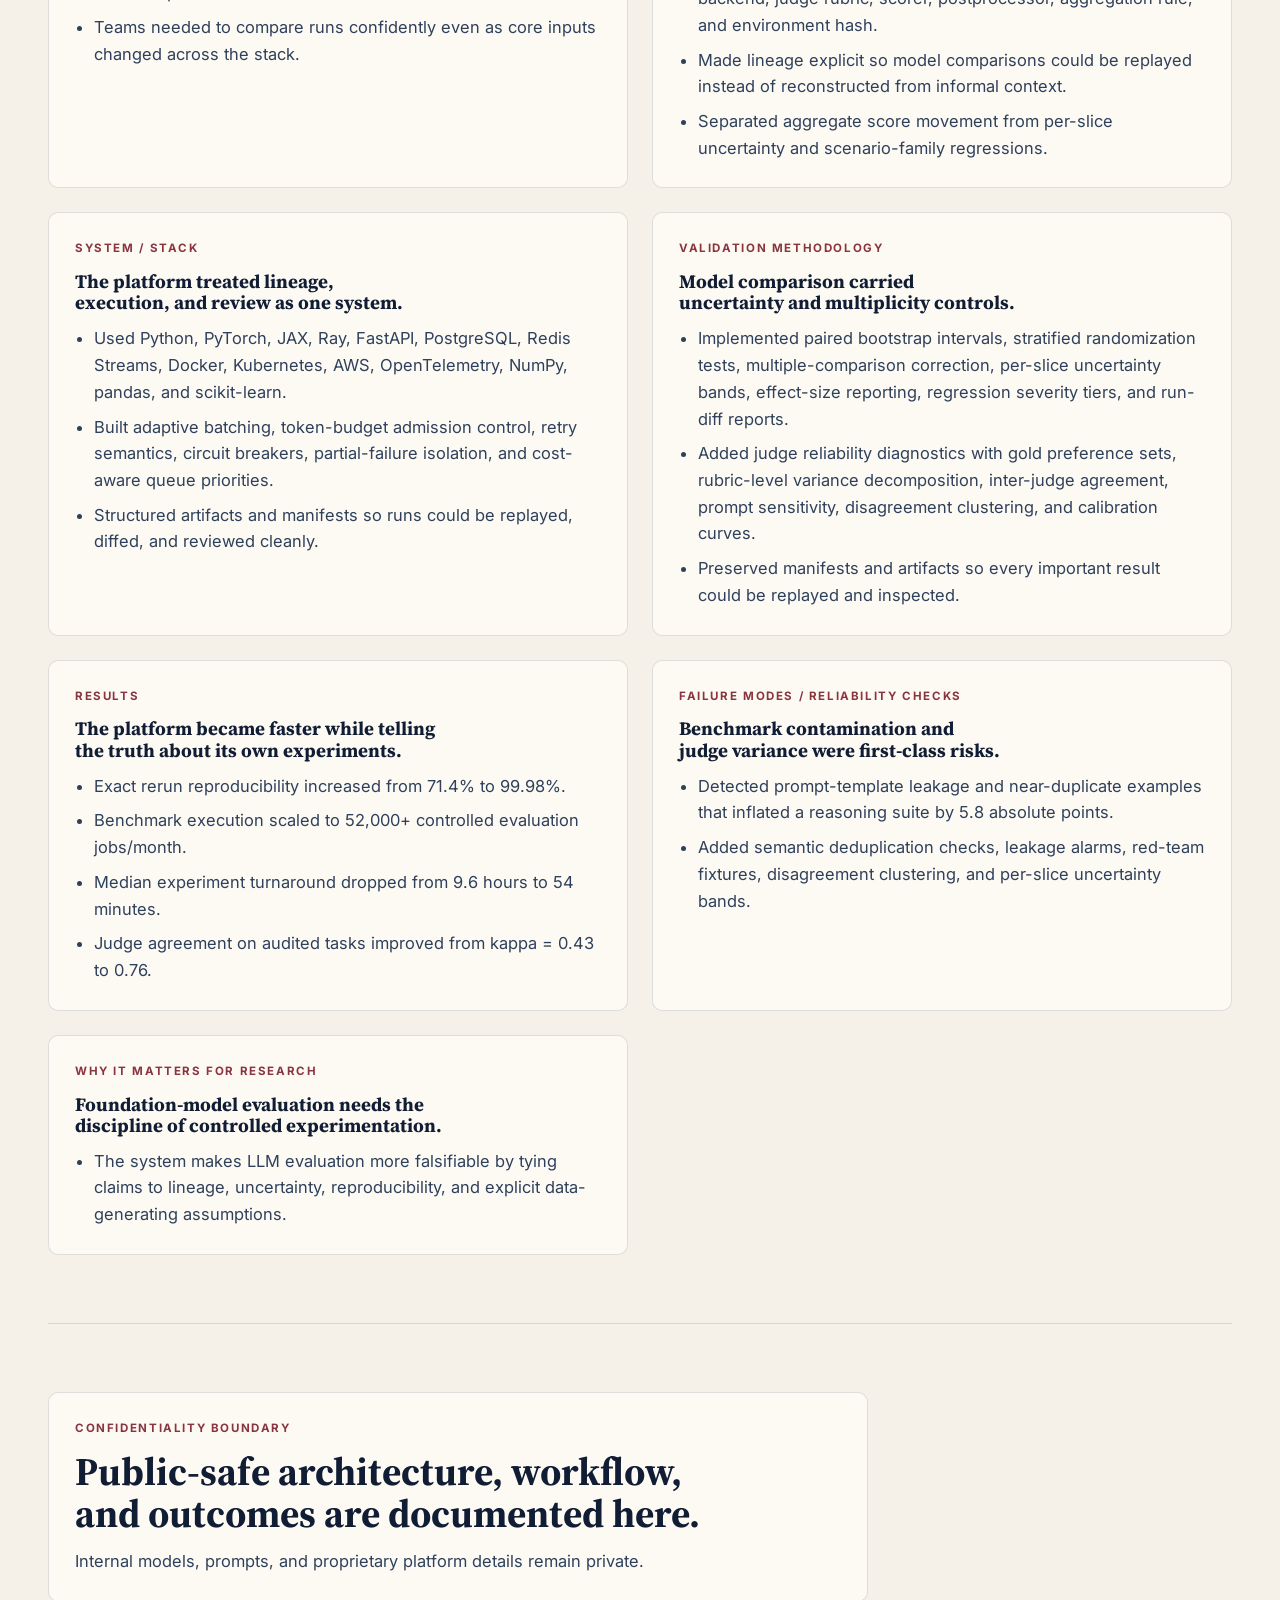
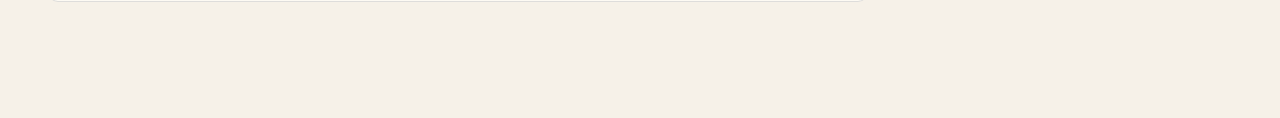
<file: case-studies/llm-evaluation-platforms.html>
<!DOCTYPE html>
<html lang="en">
  <head>
    <meta charset="UTF-8">
    <meta name="viewport" content="width=device-width, initial-scale=1.0">
    <meta
      name="description"
      content="Public-safe project detail of LLM evaluation platform engineering, controlled experiment lineage, statistical model comparison, and audit-friendly ML infrastructure built by Fatim Majumder."
   >
    <meta name="author" content="Fatim Majumder">
    <meta name="robots" content="index, follow">
    <meta name="theme-color" content="#10213d">
    <title>LLM Evaluation Platforms | Fatim Majumder</title>
    <link
      rel="canonical"
      href="https://fatimmajumder.github.io/case-studies/llm-evaluation-platforms.html"
   >
    <link rel="icon" href="../assets/favicon.svg" type="image/svg+xml">
    <meta property="og:site_name" content="Fatim Majumder">
    <meta property="og:title" content="LLM Evaluation Platforms | Fatim Majumder">
    <meta
      property="og:description"
      content="Public-safe project detail of controlled LLM evaluation infrastructure, async execution, statistical comparison, judge reliability diagnostics, and reproducible ML experimentation."
   >
    <meta property="og:type" content="article">
    <meta
      property="og:url"
      content="https://fatimmajumder.github.io/case-studies/llm-evaluation-platforms.html"
   >
    <meta
      property="og:image"
      content="https://fatimmajumder.github.io/assets/social-preview.png"
   >
    <meta
      name="twitter:card"
      content="summary_large_image"
   >
    <meta name="twitter:title" content="LLM Evaluation Platforms | Fatim Majumder">
    <meta
      name="twitter:description"
      content="Controlled lineage, async scheduling, statistical comparison, and judge reliability diagnostics for fast-moving LLM evaluation."
   >
    <meta
      name="twitter:image"
      content="https://fatimmajumder.github.io/assets/social-preview.png"
   >
    <link rel="preconnect" href="https://fonts.googleapis.com">
    <link rel="preconnect" href="https://fonts.gstatic.com" crossorigin>
    <link
      href="https://fonts.googleapis.com/css2?family=Source+Serif+4:opsz,wght@8..60,500;8..60,600;8..60,700&amp;family=Inter:wght@400;500;600;700&amp;display=swap"
      rel="stylesheet"
   >
    <link rel="stylesheet" href="../styles.css">
    <script type="application/ld+json">
      {
        "@context": "https://schema.org",
        "@type": "Article",
        "headline": "LLM evaluation systems built to keep fast-moving experiments reproducible, inspectable, and decision-safe.",
        "author": {
          "@type": "Person",
          "name": "Fatim Majumder",
          "url": "https://fatimmajumder.github.io/"
        },
        "url": "https://fatimmajumder.github.io/case-studies/llm-evaluation-platforms.html",
        "description": "Public-safe project detail of deterministic evaluation infrastructure, asynchronous execution, and reproducible ML experimentation."
      }
    </script>
  </head>
  <body class="case-page case-evaluation">
    <a class="skip-link" href="#main-content">Skip to main content</a>

    <div class="site-shell case-shell">
      <header class="site-header">
        <div class="site-header-inner">
          <a class="brand-lockup" href="../index.html" aria-label="Fatim Majumder home">
            <span class="brand-mark" aria-hidden="true">FM</span>
            <span class="brand-copy">
              <strong>Fatim Majumder</strong>
              <span>Project detail</span>
            </span>
          </a>

          <nav class="site-nav" aria-label="Primary navigation">
            <a class="nav-link" data-nav="about" href="../index.html#about">About</a>
            <a class="nav-link" data-nav="research" href="../research.html">Research</a>
            <a class="nav-link is-active" data-nav="projects" href="../projects.html" aria-current="page">Projects</a>
            <a class="nav-link" data-nav="notes" href="../notes.html">Notes</a>
            <a class="nav-link" data-nav="cv" href="../cv.html">CV</a>
            <a class="nav-link" data-nav="contact" href="../contact.html">Contact</a>
          </nav>

          <div class="header-actions">
            <a class="button button-secondary" href="mailto:fatim.majumder@emory.edu">
              Email Fatim
            </a>
            <a
              class="button button-primary"
              href="../assets/Fatim-Majumder-Academic-CV.pdf"
              download
              aria-label="Download academic CV PDF"
            >
              CV PDF
            </a>
          </div>
        </div>
      </header>

      <main id="main-content">
        <section class="section page-hero">
          <div class="page-hero-main">
            <a class="back-link" href="../projects.html">Back to projects</a>
            <p class="eyebrow">Arthur AI | Summer 2025</p>
            <p class="page-meta">
              Python | PyTorch | JAX | Ray | FastAPI | PostgreSQL | Redis
              Streams | Docker | Kubernetes | AWS
            </p>
            <h1>
              LLM evaluation systems built to keep fast-moving experiments
              reproducible, inspectable, and decision-safe.
            </h1>
            <p class="page-hero-summary">
              The core problem was keeping evaluation reliable as prompts,
              datasets, tokenizers, judges, and scoring logic changed at
              product speed. This work focused on lineage, replay, async
              execution, and regression analysis that kept results trustworthy.
            </p>
            <div class="page-actions">
              <a class="button button-primary" href="../cv.html#experience-title">
                See this in CV
              </a>
              <a class="button button-secondary" href="../projects.html#llm-evaluation">
                Open project framing
              </a>
            </div>
          </div>

          <aside class="page-hero-rail" aria-label="Case study quick read">
            <article class="page-rail-card">
              <p class="detail-label">Quick read</p>
              <div class="page-rail-list">
                <div>
                  <span>Problem</span>
                  <p>
                    Shared benchmark workflows could not guarantee exact reruns
                    or trustworthy comparisons as prompts, datasets, and models
                    changed.
                  </p>
                </div>
                <div>
                  <span>System</span>
                  <p>
                    Typed run lineage, async scheduling, artifact caching,
                    paired statistical comparison, judge diagnostics, run
                    diffing, and slice-level uncertainty.
                  </p>
                </div>
                <div>
                  <span>Outcome</span>
                  <p>
                    52,000+ controlled evaluation jobs/month, 99.98% exact
                    rerun reproducibility, and median turnaround down from 9.6
                    hours to 54 minutes.
                  </p>
                </div>
              </div>
            </article>
          </aside>
        </section>

        <section class="section" aria-labelledby="metrics-title">
          <div class="section-heading section-heading-compact">
            <p class="eyebrow">Key Outcomes</p>
            <h2 id="metrics-title">The proof from the evaluation platform.</h2>
          </div>
          <div class="metric-grid">
            <article class="metric-card">
              <p class="detail-label">Reproducibility</p>
              <p class="metric-value">99.98%</p>
              <p>exact rerun reproducibility after deterministic lineage redesign</p>
            </article>
            <article class="metric-card">
              <p class="detail-label">Scale</p>
              <p class="metric-value">52,000+</p>
              <p>
                controlled evaluation jobs/month across reasoning, retrieval,
                tool use, safety, robustness, code, and long-context suites
              </p>
            </article>
            <article class="metric-card">
              <p class="detail-label">Throughput</p>
              <p class="metric-value">54 min</p>
              <p>median turnaround after async scheduling, down from 9.6 hours</p>
            </article>
          </div>
        </section>

        <section class="section" aria-labelledby="story-title">
          <div class="section-heading section-heading-compact">
            <p class="eyebrow">Project Breakdown</p>
            <h2 id="story-title">Problem, method, system, validation, results, reliability, and research value.</h2>
          </div>
          <div class="story-grid story-grid-case">
            <article class="content-card">
              <p class="card-kicker">Problem</p>
              <h3>Shared benchmark workflows could not guarantee exact reruns or trustworthy comparisons.</h3>
              <ul class="bullet-list">
                <li>Evaluation was no longer a one-off spreadsheet exercise; it was a shared product surface.</li>
                <li>Teams needed to compare runs confidently even as core inputs changed across the stack.</li>
              </ul>
            </article>

            <article class="content-card">
              <p class="card-kicker">Method</p>
              <h3>Each evaluation became a typed experimental object.</h3>
              <ul class="bullet-list">
                <li>Represented each run over dataset snapshot, prompt graph, model artifact, tokenizer revision, sampling policy, inference backend, judge rubric, scorer, postprocessor, aggregation rule, and environment hash.</li>
                <li>Made lineage explicit so model comparisons could be replayed instead of reconstructed from informal context.</li>
                <li>Separated aggregate score movement from per-slice uncertainty and scenario-family regressions.</li>
              </ul>
            </article>

            <article class="content-card">
              <p class="card-kicker">System / Stack</p>
              <h3>The platform treated lineage, execution, and review as one system.</h3>
              <ul class="bullet-list">
                <li>Used Python, PyTorch, JAX, Ray, FastAPI, PostgreSQL, Redis Streams, Docker, Kubernetes, AWS, OpenTelemetry, NumPy, pandas, and scikit-learn.</li>
                <li>Built adaptive batching, token-budget admission control, retry semantics, circuit breakers, partial-failure isolation, and cost-aware queue priorities.</li>
                <li>Structured artifacts and manifests so runs could be replayed, diffed, and reviewed cleanly.</li>
              </ul>
            </article>

            <article class="content-card">
              <p class="card-kicker">Validation Methodology</p>
              <h3>Model comparison carried uncertainty and multiplicity controls.</h3>
              <ul class="bullet-list">
                <li>Implemented paired bootstrap intervals, stratified randomization tests, multiple-comparison correction, per-slice uncertainty bands, effect-size reporting, regression severity tiers, and run-diff reports.</li>
                <li>Added judge reliability diagnostics with gold preference sets, rubric-level variance decomposition, inter-judge agreement, prompt sensitivity, disagreement clustering, and calibration curves.</li>
                <li>Preserved manifests and artifacts so every important result could be replayed and inspected.</li>
              </ul>
            </article>

            <article class="content-card">
              <p class="card-kicker">Results</p>
              <h3>The platform became faster while telling the truth about its own experiments.</h3>
              <ul class="bullet-list">
                <li>Exact rerun reproducibility increased from 71.4% to 99.98%.</li>
                <li>Benchmark execution scaled to 52,000+ controlled evaluation jobs/month.</li>
                <li>Median experiment turnaround dropped from 9.6 hours to 54 minutes.</li>
                <li>Judge agreement on audited tasks improved from kappa = 0.43 to 0.76.</li>
              </ul>
            </article>

            <article class="content-card">
              <p class="card-kicker">Failure Modes / Reliability Checks</p>
              <h3>Benchmark contamination and judge variance were first-class risks.</h3>
              <ul class="bullet-list">
                <li>Detected prompt-template leakage and near-duplicate examples that inflated a reasoning suite by 5.8 absolute points.</li>
                <li>Added semantic deduplication checks, leakage alarms, red-team fixtures, disagreement clustering, and per-slice uncertainty bands.</li>
              </ul>
            </article>

            <article class="content-card">
              <p class="card-kicker">Why It Matters for Research</p>
              <h3>Foundation-model evaluation needs the discipline of controlled experimentation.</h3>
              <ul class="bullet-list">
                <li>The system makes LLM evaluation more falsifiable by tying claims to lineage, uncertainty, reproducibility, and explicit data-generating assumptions.</li>
              </ul>
            </article>
          </div>
        </section>

        <section class="section">
          <article class="boundary-card">
            <p class="detail-label">Confidentiality Boundary</p>
            <h2>Public-safe architecture, workflow, and outcomes are documented here.</h2>
            <p>Internal models, prompts, and proprietary platform details remain private.</p>
          </article>
        </section>
      </main>
    </div>
    <script src="../script.js" defer></script>
  </body>
</html>
</file>
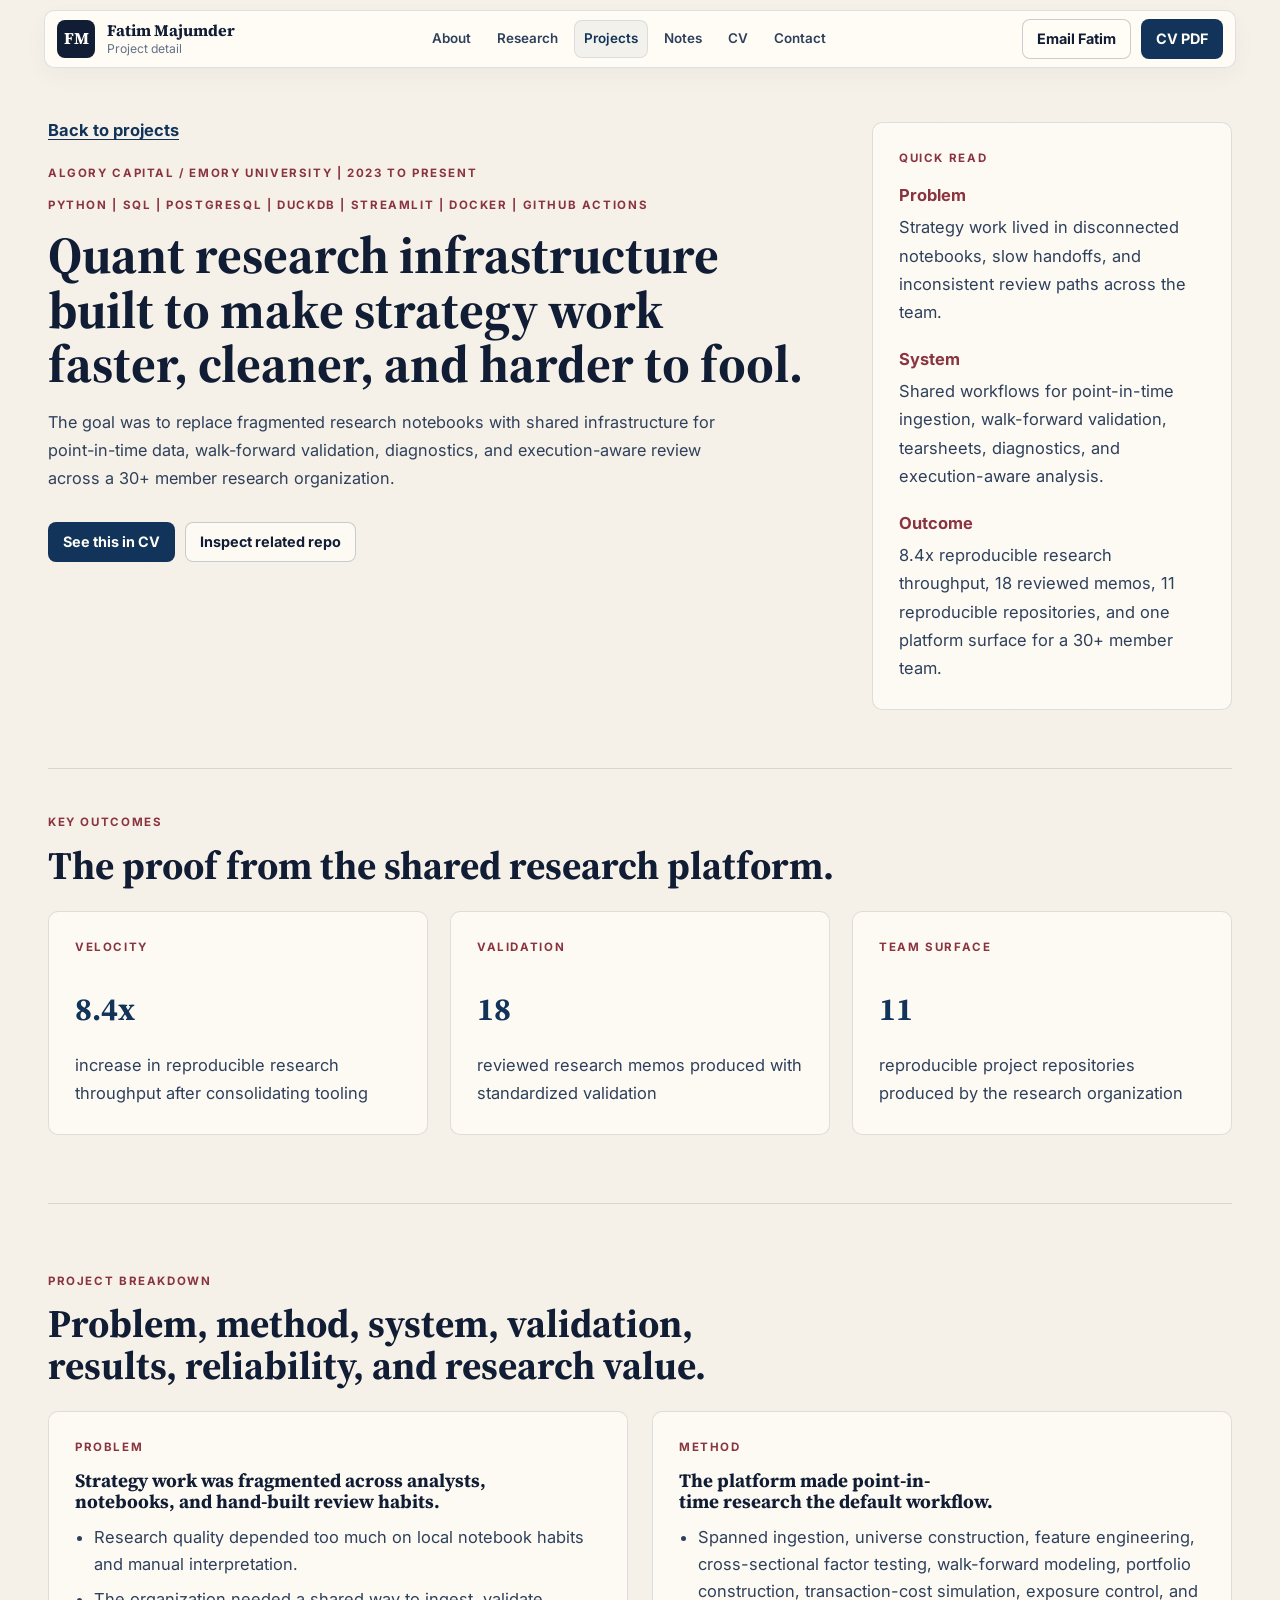
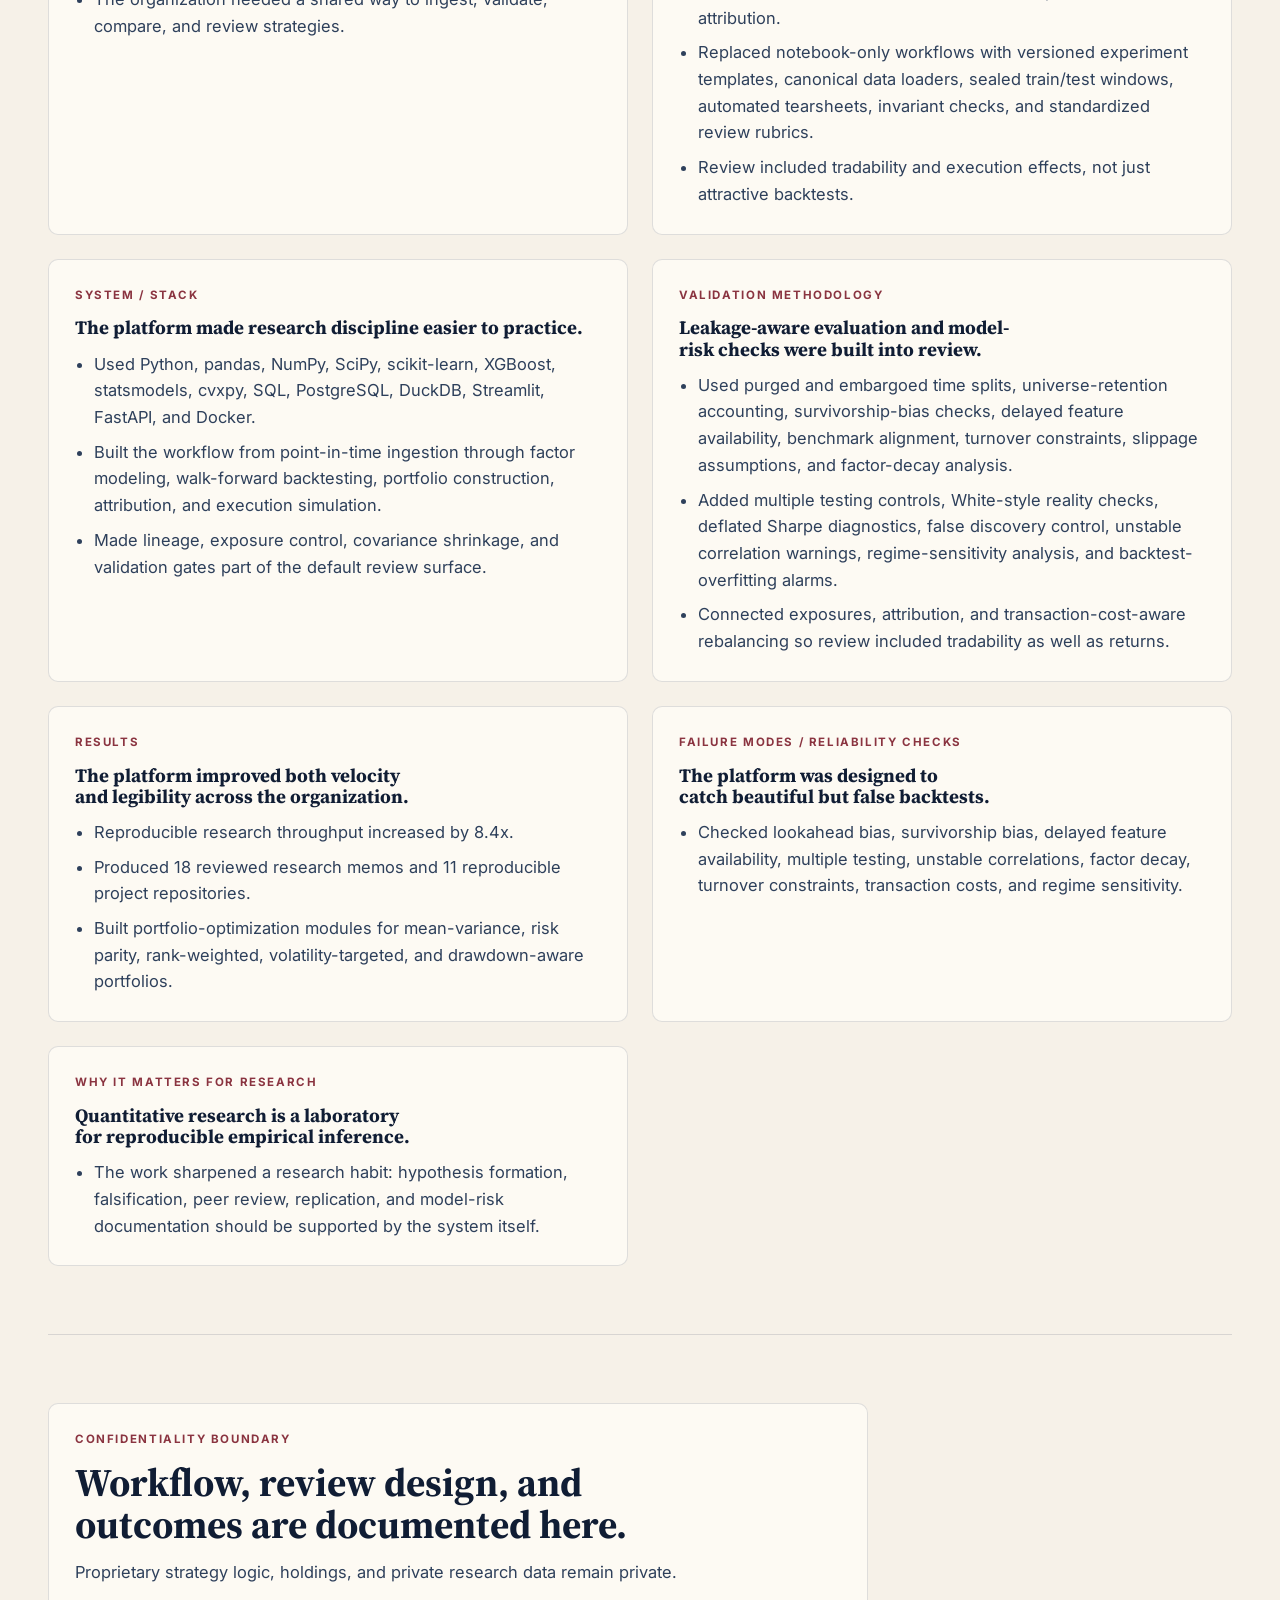
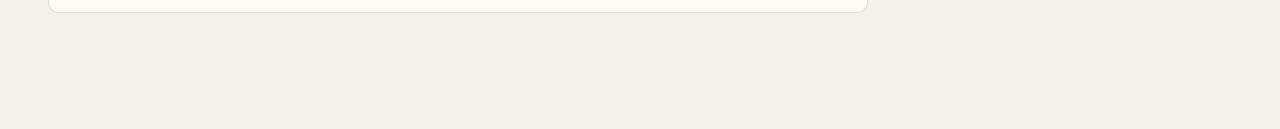
<file: case-studies/quant-research-infrastructure.html>
<!DOCTYPE html>
<html lang="en">
  <head>
    <meta charset="UTF-8">
    <meta name="viewport" content="width=device-width, initial-scale=1.0">
    <meta
      name="description"
      content="Public-safe project detail of quant research platform engineering, point-in-time validation, and shared research infrastructure built by Fatim Majumder."
   >
    <meta name="author" content="Fatim Majumder">
    <meta name="robots" content="index, follow">
    <meta name="theme-color" content="#10213d">
    <title>Quant Research Infrastructure | Fatim Majumder</title>
    <link
      rel="canonical"
      href="https://fatimmajumder.github.io/case-studies/quant-research-infrastructure.html"
   >
    <link rel="icon" href="../assets/favicon.svg" type="image/svg+xml">
    <meta property="og:site_name" content="Fatim Majumder">
    <meta
      property="og:title"
      content="Quant Research Infrastructure | Fatim Majumder"
   >
    <meta
      property="og:description"
      content="Public-safe project detail of shared research systems, walk-forward validation, and audit-friendly quant infrastructure."
   >
    <meta property="og:type" content="article">
    <meta
      property="og:url"
      content="https://fatimmajumder.github.io/case-studies/quant-research-infrastructure.html"
   >
    <meta
      property="og:image"
      content="https://fatimmajumder.github.io/assets/social-preview.png"
   >
    <meta name="twitter:card" content="summary_large_image">
    <meta
      name="twitter:title"
      content="Quant Research Infrastructure | Fatim Majumder"
   >
    <meta
      name="twitter:description"
      content="Shared research workflows for ingestion, validation, backtesting, diagnostics, and execution-aware review."
   >
    <meta
      name="twitter:image"
      content="https://fatimmajumder.github.io/assets/social-preview.png"
   >
    <link rel="preconnect" href="https://fonts.googleapis.com">
    <link rel="preconnect" href="https://fonts.gstatic.com" crossorigin>
    <link
      href="https://fonts.googleapis.com/css2?family=Source+Serif+4:opsz,wght@8..60,500;8..60,600;8..60,700&amp;family=Inter:wght@400;500;600;700&amp;display=swap"
      rel="stylesheet"
   >
    <link rel="stylesheet" href="../styles.css">
    <script type="application/ld+json">
      {
        "@context": "https://schema.org",
        "@type": "Article",
        "headline": "Quant research infrastructure built to make strategy work faster, cleaner, and harder to fool.",
        "author": {
          "@type": "Person",
          "name": "Fatim Majumder",
          "url": "https://fatimmajumder.github.io/"
        },
        "url": "https://fatimmajumder.github.io/case-studies/quant-research-infrastructure.html",
        "description": "Public-safe project detail of shared research systems, point-in-time validation, and walk-forward quantitative workflows."
      }
    </script>
  </head>
  <body class="case-page case-quant">
    <a class="skip-link" href="#main-content">Skip to main content</a>

    <div class="site-shell case-shell">
      <header class="site-header">
        <div class="site-header-inner">
          <a class="brand-lockup" href="../index.html" aria-label="Fatim Majumder home">
            <span class="brand-mark" aria-hidden="true">FM</span>
            <span class="brand-copy">
              <strong>Fatim Majumder</strong>
              <span>Project detail</span>
            </span>
          </a>

          <nav class="site-nav" aria-label="Primary navigation">
            <a class="nav-link" data-nav="about" href="../index.html#about">About</a>
            <a class="nav-link" data-nav="research" href="../research.html">Research</a>
            <a class="nav-link is-active" data-nav="projects" href="../projects.html" aria-current="page">Projects</a>
            <a class="nav-link" data-nav="notes" href="../notes.html">Notes</a>
            <a class="nav-link" data-nav="cv" href="../cv.html">CV</a>
            <a class="nav-link" data-nav="contact" href="../contact.html">Contact</a>
          </nav>

          <div class="header-actions">
            <a class="button button-secondary" href="mailto:fatim.majumder@emory.edu">
              Email Fatim
            </a>
            <a
              class="button button-primary"
              href="../assets/Fatim-Majumder-Academic-CV.pdf"
              download
              aria-label="Download academic CV PDF"
            >
              CV PDF
            </a>
          </div>
        </div>
      </header>

      <main id="main-content">
        <section class="section page-hero">
          <div class="page-hero-main">
            <a class="back-link" href="../projects.html">Back to projects</a>
            <p class="eyebrow">Algory Capital / Emory University | 2023 to present</p>
            <p class="page-meta">
              Python | SQL | PostgreSQL | DuckDB | Streamlit | Docker | GitHub
              Actions
            </p>
            <h1>Quant research infrastructure built to make strategy work faster, cleaner, and harder to fool.</h1>
            <p class="page-hero-summary">
              The goal was to replace fragmented research notebooks with shared
              infrastructure for point-in-time data, walk-forward validation,
              diagnostics, and execution-aware review across a 30+ member
              research organization.
            </p>
            <div class="page-actions">
              <a class="button button-primary" href="../cv.html#experience-title">
                See this in CV
              </a>
              <a
                class="button button-secondary"
                href="https://github.com/fatimmajumder/quant-research-lab"
                target="_blank"
                rel="noopener noreferrer"
              >
                Inspect related repo
              </a>
            </div>
          </div>

          <aside class="page-hero-rail" aria-label="Case study quick read">
            <article class="page-rail-card">
              <p class="detail-label">Quick read</p>
              <div class="page-rail-list">
                <div>
                  <span>Problem</span>
                  <p>
                    Strategy work lived in disconnected notebooks, slow
                    handoffs, and inconsistent review paths across the team.
                  </p>
                </div>
                <div>
                  <span>System</span>
                  <p>
                    Shared workflows for point-in-time ingestion, walk-forward
                    validation, tearsheets, diagnostics, and execution-aware
                    analysis.
                  </p>
                </div>
                <div>
                  <span>Outcome</span>
                  <p>
                    8.4x reproducible research throughput, 18 reviewed memos,
                    11 reproducible repositories, and one platform surface for
                    a 30+ member team.
                  </p>
                </div>
              </div>
            </article>
          </aside>
        </section>

        <section class="section" aria-labelledby="metrics-title">
          <div class="section-heading section-heading-compact">
            <p class="eyebrow">Key Outcomes</p>
            <h2 id="metrics-title">The proof from the shared research platform.</h2>
          </div>
          <div class="metric-grid">
            <article class="metric-card">
              <p class="detail-label">Velocity</p>
              <p class="metric-value">8.4x</p>
              <p>increase in reproducible research throughput after consolidating tooling</p>
            </article>
            <article class="metric-card">
              <p class="detail-label">Validation</p>
              <p class="metric-value">18</p>
              <p>reviewed research memos produced with standardized validation</p>
            </article>
            <article class="metric-card">
              <p class="detail-label">Team surface</p>
              <p class="metric-value">11</p>
              <p>reproducible project repositories produced by the research organization</p>
            </article>
          </div>
        </section>

        <section class="section" aria-labelledby="story-title">
          <div class="section-heading section-heading-compact">
            <p class="eyebrow">Project Breakdown</p>
            <h2 id="story-title">Problem, method, system, validation, results, reliability, and research value.</h2>
          </div>
          <div class="story-grid story-grid-case">
            <article class="content-card">
              <p class="card-kicker">Problem</p>
              <h3>Strategy work was fragmented across analysts, notebooks, and hand-built review habits.</h3>
              <ul class="bullet-list">
                <li>Research quality depended too much on local notebook habits and manual interpretation.</li>
                <li>The organization needed a shared way to ingest, validate, compare, and review strategies.</li>
              </ul>
            </article>

            <article class="content-card">
              <p class="card-kicker">Method</p>
              <h3>The platform made point-in-time research the default workflow.</h3>
              <ul class="bullet-list">
                <li>Spanned ingestion, universe construction, feature engineering, cross-sectional factor testing, walk-forward modeling, portfolio construction, transaction-cost simulation, exposure control, and attribution.</li>
                <li>Replaced notebook-only workflows with versioned experiment templates, canonical data loaders, sealed train/test windows, automated tearsheets, invariant checks, and standardized review rubrics.</li>
                <li>Review included tradability and execution effects, not just attractive backtests.</li>
              </ul>
            </article>

            <article class="content-card">
              <p class="card-kicker">System / Stack</p>
              <h3>The platform made research discipline easier to practice.</h3>
              <ul class="bullet-list">
                <li>Used Python, pandas, NumPy, SciPy, scikit-learn, XGBoost, statsmodels, cvxpy, SQL, PostgreSQL, DuckDB, Streamlit, FastAPI, and Docker.</li>
                <li>Built the workflow from point-in-time ingestion through factor modeling, walk-forward backtesting, portfolio construction, attribution, and execution simulation.</li>
                <li>Made lineage, exposure control, covariance shrinkage, and validation gates part of the default review surface.</li>
              </ul>
            </article>

            <article class="content-card">
              <p class="card-kicker">Validation Methodology</p>
              <h3>Leakage-aware evaluation and model-risk checks were built into review.</h3>
              <ul class="bullet-list">
                <li>Used purged and embargoed time splits, universe-retention accounting, survivorship-bias checks, delayed feature availability, benchmark alignment, turnover constraints, slippage assumptions, and factor-decay analysis.</li>
                <li>Added multiple testing controls, White-style reality checks, deflated Sharpe diagnostics, false discovery control, unstable correlation warnings, regime-sensitivity analysis, and backtest-overfitting alarms.</li>
                <li>Connected exposures, attribution, and transaction-cost-aware rebalancing so review included tradability as well as returns.</li>
              </ul>
            </article>

            <article class="content-card">
              <p class="card-kicker">Results</p>
              <h3>The platform improved both velocity and legibility across the organization.</h3>
              <ul class="bullet-list">
                <li>Reproducible research throughput increased by 8.4x.</li>
                <li>Produced 18 reviewed research memos and 11 reproducible project repositories.</li>
                <li>Built portfolio-optimization modules for mean-variance, risk parity, rank-weighted, volatility-targeted, and drawdown-aware portfolios.</li>
              </ul>
            </article>

            <article class="content-card">
              <p class="card-kicker">Failure Modes / Reliability Checks</p>
              <h3>The platform was designed to catch beautiful but false backtests.</h3>
              <ul class="bullet-list">
                <li>Checked lookahead bias, survivorship bias, delayed feature availability, multiple testing, unstable correlations, factor decay, turnover constraints, transaction costs, and regime sensitivity.</li>
              </ul>
            </article>

            <article class="content-card">
              <p class="card-kicker">Why It Matters for Research</p>
              <h3>Quantitative research is a laboratory for reproducible empirical inference.</h3>
              <ul class="bullet-list">
                <li>The work sharpened a research habit: hypothesis formation, falsification, peer review, replication, and model-risk documentation should be supported by the system itself.</li>
              </ul>
            </article>
          </div>
        </section>

        <section class="section">
          <article class="boundary-card">
            <p class="detail-label">Confidentiality Boundary</p>
            <h2>Workflow, review design, and outcomes are documented here.</h2>
            <p>Proprietary strategy logic, holdings, and private research data remain private.</p>
          </article>
        </section>
      </main>
    </div>
    <script src="../script.js" defer></script>
  </body>
</html>
</file>
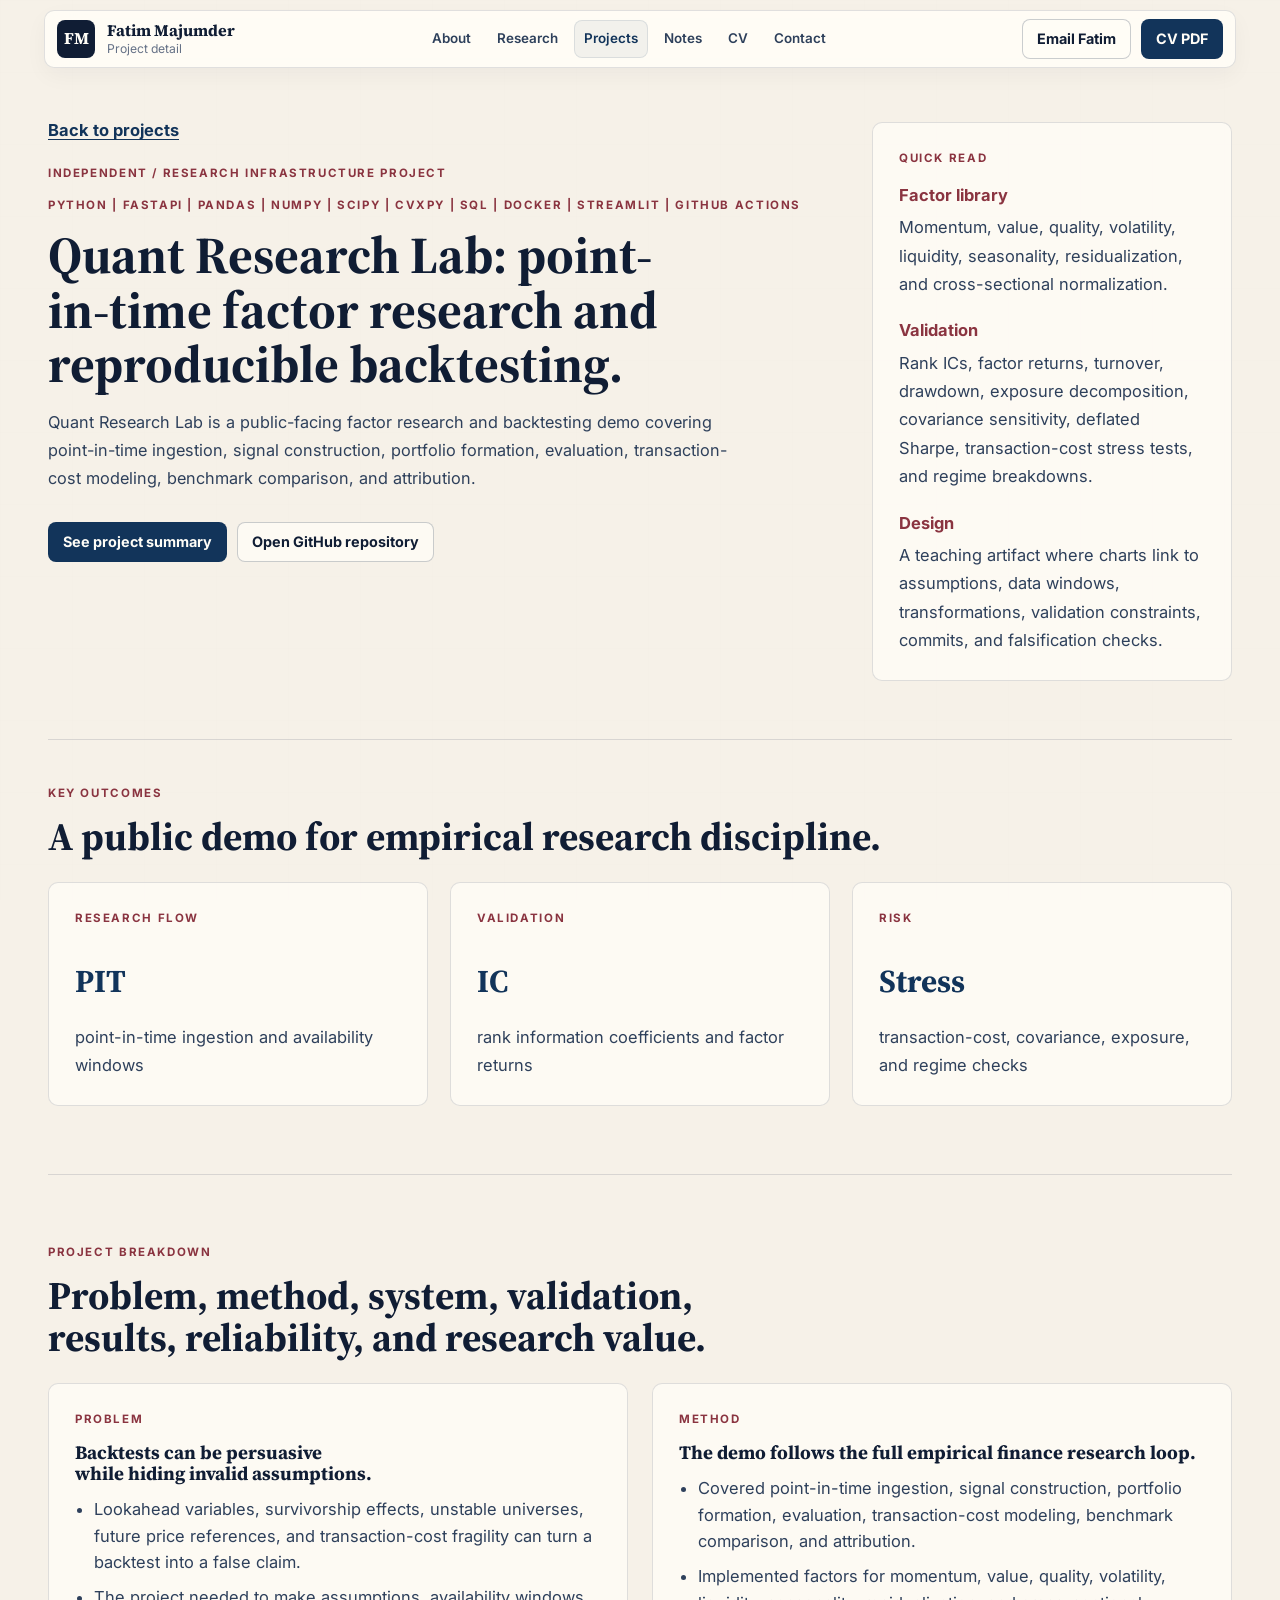
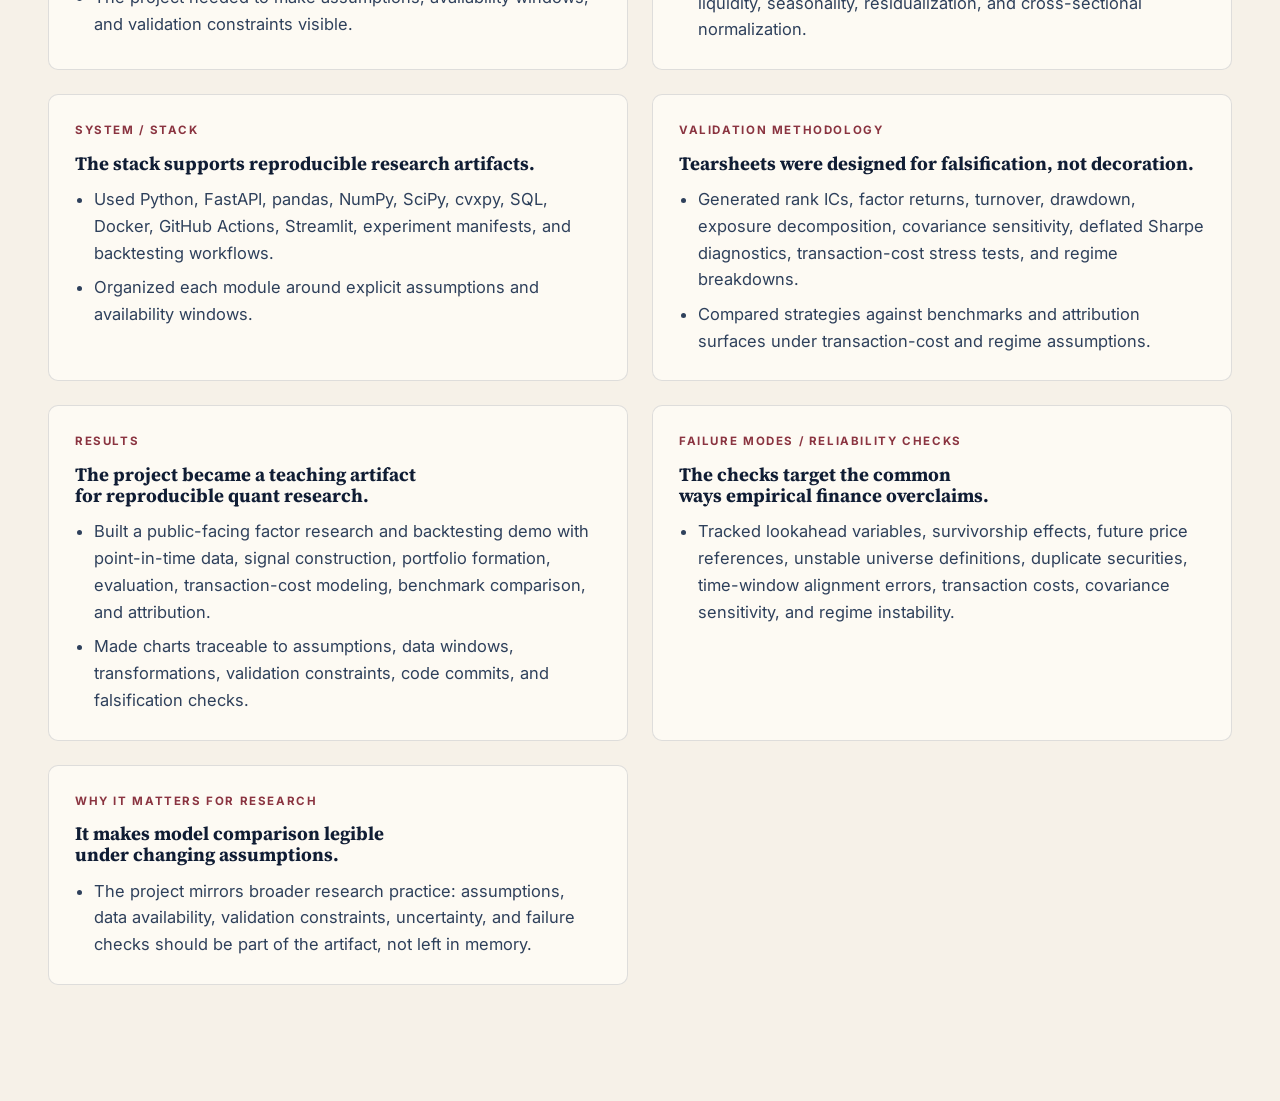
<file: case-studies/quant-research-lab.html>
<!DOCTYPE html>
<html lang="en">
  <head>
    <meta charset="UTF-8">
    <meta name="viewport" content="width=device-width, initial-scale=1.0">
    <meta
      name="description"
      content="Case study for Fatim Majumder's Quant Research Lab, a public-facing factor research and backtesting demo with point-in-time ingestion, transaction-cost modeling, attribution, and reproducible tearsheets."
    >
    <meta name="author" content="Fatim Majumder">
    <meta name="robots" content="index, follow">
    <meta name="theme-color" content="#10213d">
    <title>Quant Research Lab | Fatim Majumder</title>
    <link rel="canonical" href="https://fatimmajumder.github.io/case-studies/quant-research-lab.html">
    <link rel="icon" href="../assets/favicon.svg" type="image/svg+xml">
    <meta property="og:site_name" content="Fatim Majumder">
    <meta property="og:title" content="Quant Research Lab | Fatim Majumder">
    <meta
      property="og:description"
      content="A public-facing factor research and backtesting demo with reproducible tearsheets, transaction-cost stress tests, deflated Sharpe diagnostics, and falsification checks."
    >
    <meta property="og:type" content="article">
    <meta property="og:url" content="https://fatimmajumder.github.io/case-studies/quant-research-lab.html">
    <meta property="og:image" content="https://fatimmajumder.github.io/assets/social-preview.png">
    <meta name="twitter:card" content="summary_large_image">
    <meta name="twitter:title" content="Quant Research Lab | Fatim Majumder">
    <meta name="twitter:description" content="Public-facing factor research and backtesting demo.">
    <meta name="twitter:image" content="https://fatimmajumder.github.io/assets/social-preview.png">
    <link rel="preconnect" href="https://fonts.googleapis.com">
    <link rel="preconnect" href="https://fonts.gstatic.com" crossorigin>
    <link
      href="https://fonts.googleapis.com/css2?family=Source+Serif+4:opsz,wght@8..60,500;8..60,600;8..60,700&amp;family=Inter:wght@400;500;600;700&amp;display=swap"
      rel="stylesheet"
    >
    <link rel="stylesheet" href="../styles.css">
  </head>
  <body class="case-page case-project">
    <a class="skip-link" href="#main-content">Skip to main content</a>

    <div class="site-shell case-shell">
      <header class="site-header">
        <div class="site-header-inner">
          <a class="brand-lockup" href="../index.html" aria-label="Fatim Majumder home">
            <span class="brand-mark" aria-hidden="true">FM</span>
            <span class="brand-copy">
              <strong>Fatim Majumder</strong>
              <span>Project detail</span>
            </span>
          </a>
          <nav class="site-nav" aria-label="Primary navigation">
            <a class="nav-link" data-nav="about" href="../index.html#about">About</a>
            <a class="nav-link" data-nav="research" href="../research.html">Research</a>
            <a class="nav-link is-active" data-nav="projects" href="../projects.html" aria-current="page">Projects</a>
            <a class="nav-link" data-nav="notes" href="../notes.html">Notes</a>
            <a class="nav-link" data-nav="cv" href="../cv.html">CV</a>
            <a class="nav-link" data-nav="contact" href="../contact.html">Contact</a>
          </nav>
          <div class="header-actions">
            <a class="button button-secondary" href="mailto:fatim.majumder@emory.edu">Email Fatim</a>
            <a class="button button-primary" href="../assets/Fatim-Majumder-Academic-CV.pdf" download>CV PDF</a>
          </div>
        </div>
      </header>

      <main id="main-content">
        <section class="section page-hero">
          <div class="page-hero-main">
            <a class="back-link" href="../projects.html">Back to projects</a>
            <p class="eyebrow">Independent / Research Infrastructure Project</p>
            <p class="page-meta">Python | FastAPI | pandas | NumPy | SciPy | cvxpy | SQL | Docker | Streamlit | GitHub Actions</p>
            <h1>Quant Research Lab: point-in-time factor research and reproducible backtesting.</h1>
            <p class="page-hero-summary">
              Quant Research Lab is a public-facing factor research and
              backtesting demo covering point-in-time ingestion, signal
              construction, portfolio formation, evaluation, transaction-cost
              modeling, benchmark comparison, and attribution.
            </p>
            <div class="page-actions">
              <a class="button button-primary" href="../projects.html#quant-research">See project summary</a>
              <a
                class="button button-secondary"
                href="https://github.com/fatimmajumder/quant-research-lab"
                target="_blank"
                rel="noopener noreferrer"
              >
                Open GitHub repository
              </a>
            </div>
          </div>
          <aside class="page-hero-rail" aria-label="Case study quick read">
            <article class="page-rail-card">
              <p class="detail-label">Quick read</p>
              <div class="page-rail-list">
                <div>
                  <span>Factor library</span>
                  <p>Momentum, value, quality, volatility, liquidity, seasonality, residualization, and cross-sectional normalization.</p>
                </div>
                <div>
                  <span>Validation</span>
                  <p>Rank ICs, factor returns, turnover, drawdown, exposure decomposition, covariance sensitivity, deflated Sharpe, transaction-cost stress tests, and regime breakdowns.</p>
                </div>
                <div>
                  <span>Design</span>
                  <p>A teaching artifact where charts link to assumptions, data windows, transformations, validation constraints, commits, and falsification checks.</p>
                </div>
              </div>
            </article>
          </aside>
        </section>

        <section class="section" aria-labelledby="metrics-title">
          <div class="section-heading section-heading-compact">
            <p class="eyebrow">Key Outcomes</p>
            <h2 id="metrics-title">A public demo for empirical research discipline.</h2>
          </div>
          <div class="metric-grid">
            <article class="metric-card">
              <p class="detail-label">Research Flow</p>
              <p class="metric-value">PIT</p>
              <p>point-in-time ingestion and availability windows</p>
            </article>
            <article class="metric-card">
              <p class="detail-label">Validation</p>
              <p class="metric-value">IC</p>
              <p>rank information coefficients and factor returns</p>
            </article>
            <article class="metric-card">
              <p class="detail-label">Risk</p>
              <p class="metric-value">Stress</p>
              <p>transaction-cost, covariance, exposure, and regime checks</p>
            </article>
          </div>
        </section>

        <section class="section" aria-labelledby="story-title">
          <div class="section-heading section-heading-compact">
            <p class="eyebrow">Project Breakdown</p>
            <h2 id="story-title">Problem, method, system, validation, results, reliability, and research value.</h2>
          </div>
          <div class="story-grid story-grid-case">
            <article class="content-card">
              <p class="card-kicker">Problem</p>
              <h3>Backtests can be persuasive while hiding invalid assumptions.</h3>
              <ul class="bullet-list">
                <li>Lookahead variables, survivorship effects, unstable universes, future price references, and transaction-cost fragility can turn a backtest into a false claim.</li>
                <li>The project needed to make assumptions, availability windows, and validation constraints visible.</li>
              </ul>
            </article>
            <article class="content-card">
              <p class="card-kicker">Method</p>
              <h3>The demo follows the full empirical finance research loop.</h3>
              <ul class="bullet-list">
                <li>Covered point-in-time ingestion, signal construction, portfolio formation, evaluation, transaction-cost modeling, benchmark comparison, and attribution.</li>
                <li>Implemented factors for momentum, value, quality, volatility, liquidity, seasonality, residualization, and cross-sectional normalization.</li>
              </ul>
            </article>
            <article class="content-card">
              <p class="card-kicker">System / Stack</p>
              <h3>The stack supports reproducible research artifacts.</h3>
              <ul class="bullet-list">
                <li>Used Python, FastAPI, pandas, NumPy, SciPy, cvxpy, SQL, Docker, GitHub Actions, Streamlit, experiment manifests, and backtesting workflows.</li>
                <li>Organized each module around explicit assumptions and availability windows.</li>
              </ul>
            </article>
            <article class="content-card">
              <p class="card-kicker">Validation Methodology</p>
              <h3>Tearsheets were designed for falsification, not decoration.</h3>
              <ul class="bullet-list">
                <li>Generated rank ICs, factor returns, turnover, drawdown, exposure decomposition, covariance sensitivity, deflated Sharpe diagnostics, transaction-cost stress tests, and regime breakdowns.</li>
                <li>Compared strategies against benchmarks and attribution surfaces under transaction-cost and regime assumptions.</li>
              </ul>
            </article>
            <article class="content-card">
              <p class="card-kicker">Results</p>
              <h3>The project became a teaching artifact for reproducible quant research.</h3>
              <ul class="bullet-list">
                <li>Built a public-facing factor research and backtesting demo with point-in-time data, signal construction, portfolio formation, evaluation, transaction-cost modeling, benchmark comparison, and attribution.</li>
                <li>Made charts traceable to assumptions, data windows, transformations, validation constraints, code commits, and falsification checks.</li>
              </ul>
            </article>
            <article class="content-card">
              <p class="card-kicker">Failure Modes / Reliability Checks</p>
              <h3>The checks target the common ways empirical finance overclaims.</h3>
              <ul class="bullet-list">
                <li>Tracked lookahead variables, survivorship effects, future price references, unstable universe definitions, duplicate securities, time-window alignment errors, transaction costs, covariance sensitivity, and regime instability.</li>
              </ul>
            </article>
            <article class="content-card">
              <p class="card-kicker">Why It Matters for Research</p>
              <h3>It makes model comparison legible under changing assumptions.</h3>
              <ul class="bullet-list">
                <li>The project mirrors broader research practice: assumptions, data availability, validation constraints, uncertainty, and failure checks should be part of the artifact, not left in memory.</li>
              </ul>
            </article>
          </div>
        </section>
      </main>
    </div>
    <script src="../script.js" defer></script>
  </body>
</html>
</file>
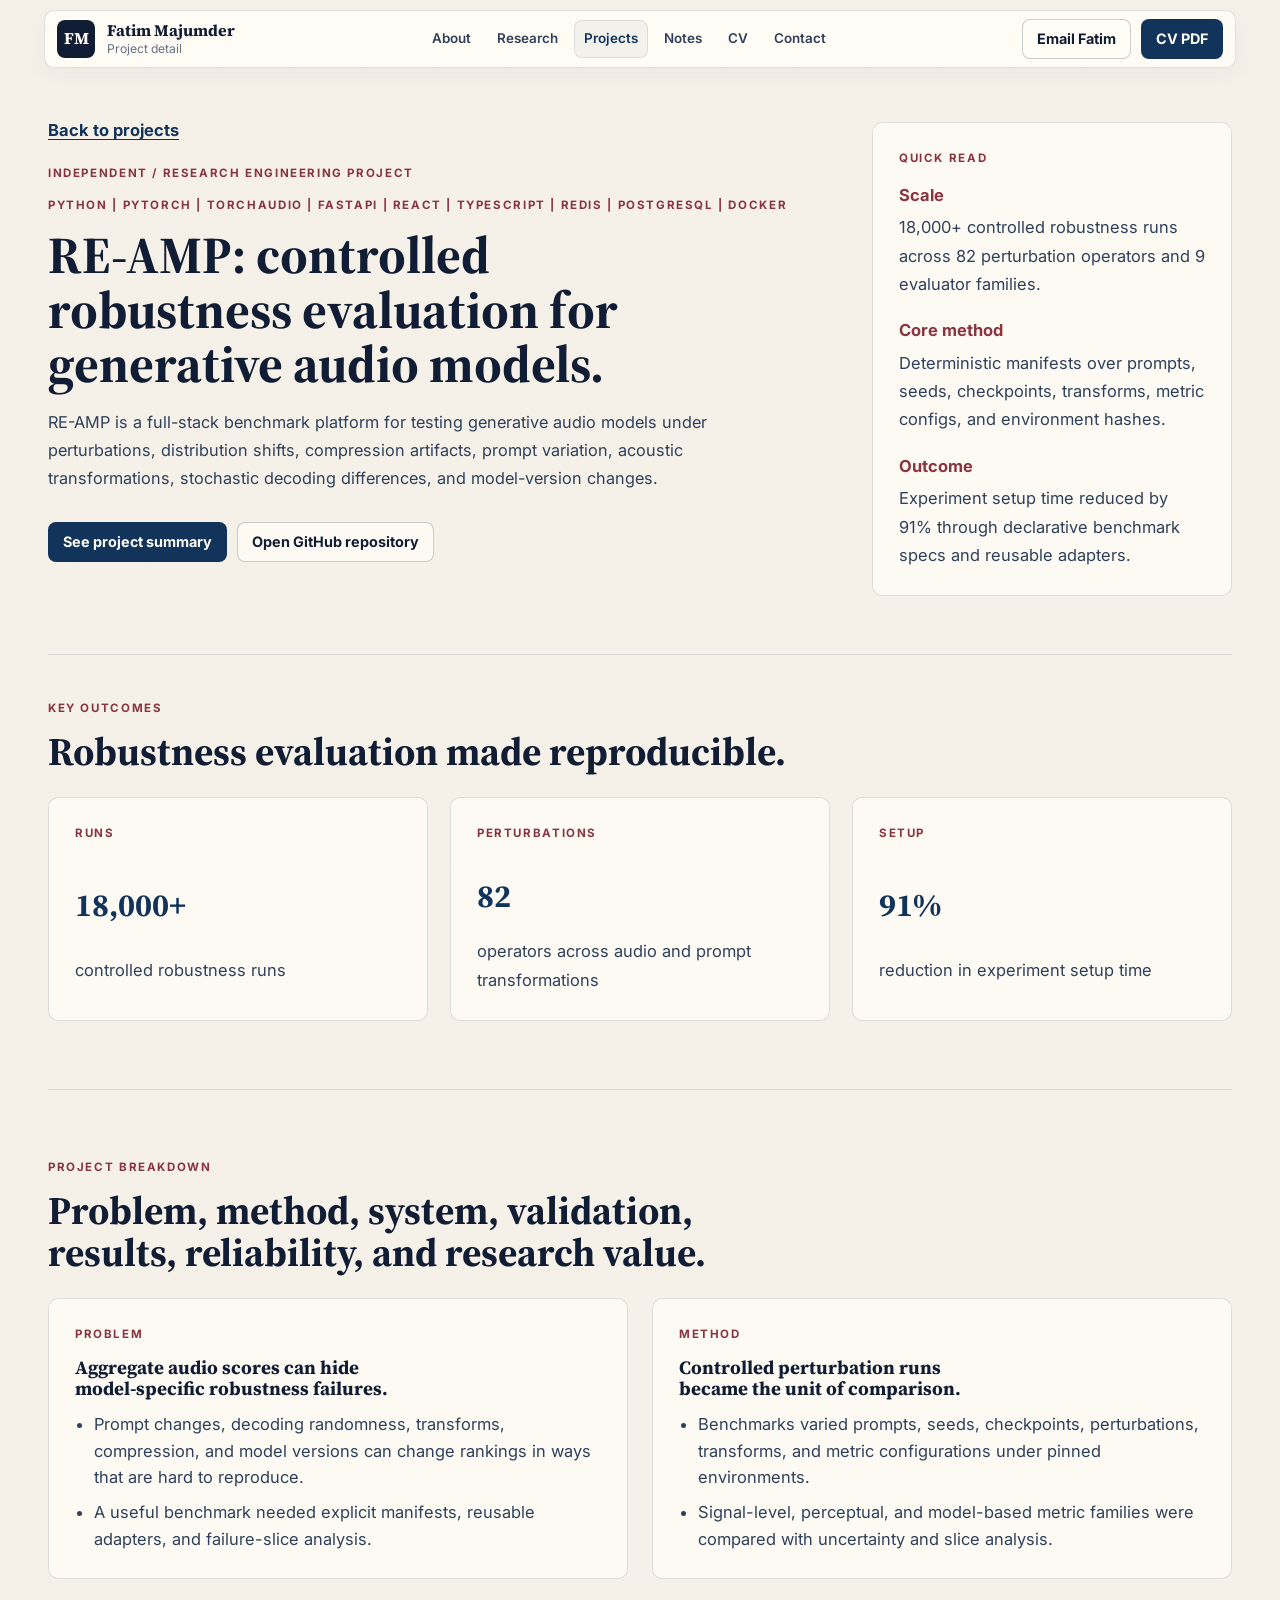
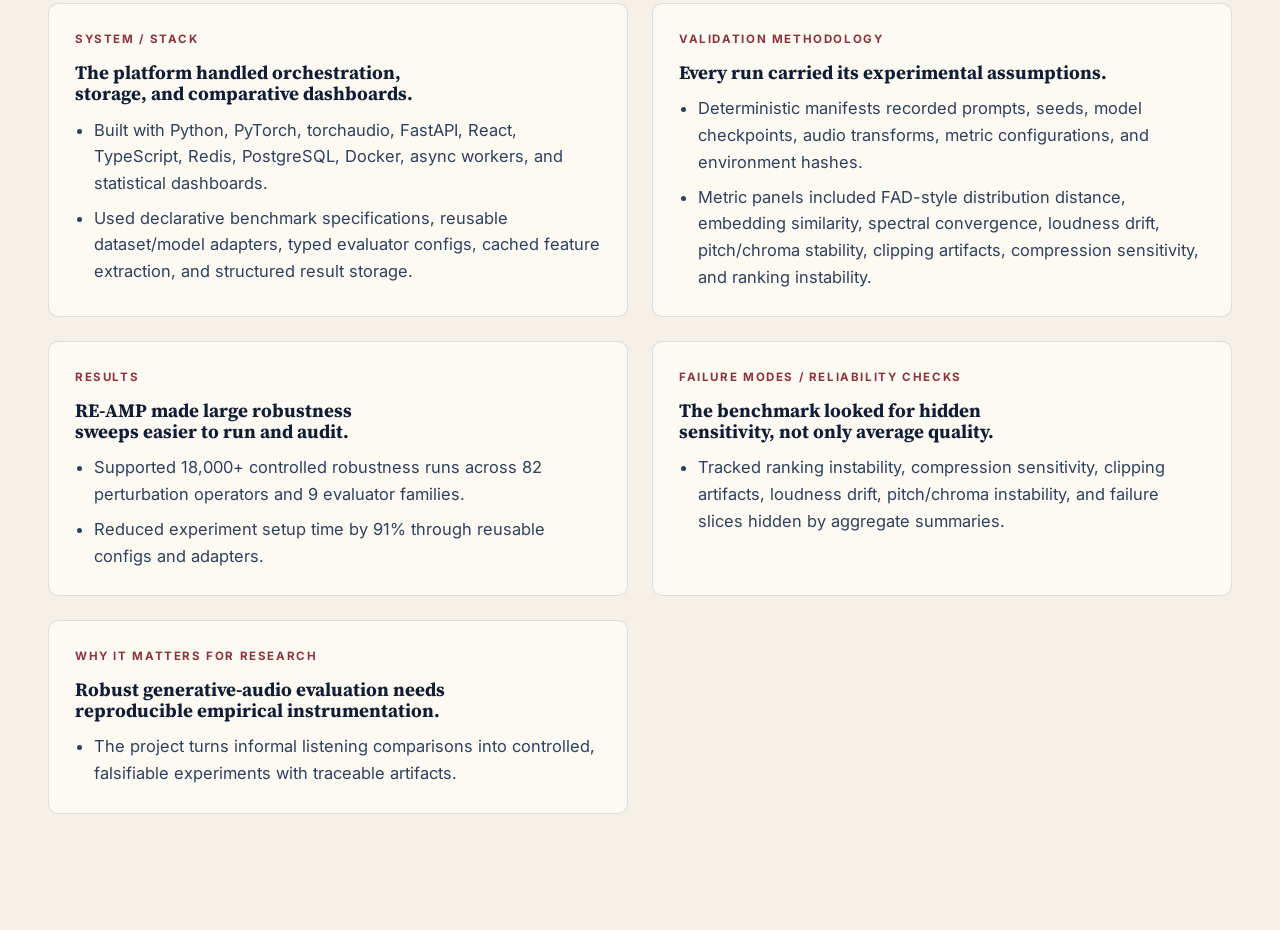
<file: case-studies/re-amp-audio-robustness.html>
<!DOCTYPE html>
<html lang="en">
  <head>
    <meta charset="UTF-8">
    <meta name="viewport" content="width=device-width, initial-scale=1.0">
    <meta
      name="description"
      content="Case study for RE-AMP, Fatim Majumder's generative audio robustness evaluation platform with 18,000+ controlled runs, 82 perturbation operators, deterministic manifests, and signal-level, perceptual, and model-based metrics."
    >
    <meta name="author" content="Fatim Majumder">
    <meta name="robots" content="index, follow">
    <meta name="theme-color" content="#10213d">
    <title>RE-AMP Audio Robustness | Fatim Majumder</title>
    <link rel="canonical" href="https://fatimmajumder.github.io/case-studies/re-amp-audio-robustness.html">
    <link rel="icon" href="../assets/favicon.svg" type="image/svg+xml">
    <meta property="og:site_name" content="Fatim Majumder">
    <meta property="og:title" content="RE-AMP Audio Robustness | Fatim Majumder">
    <meta
      property="og:description"
      content="Generative audio robustness evaluation with controlled perturbations, deterministic manifests, statistical dashboards, and failure-slice analysis."
    >
    <meta property="og:type" content="article">
    <meta property="og:url" content="https://fatimmajumder.github.io/case-studies/re-amp-audio-robustness.html">
    <meta property="og:image" content="https://fatimmajumder.github.io/assets/social-preview.png">
    <meta name="twitter:card" content="summary_large_image">
    <meta name="twitter:title" content="RE-AMP Audio Robustness | Fatim Majumder">
    <meta name="twitter:description" content="Controlled robustness evaluation for generative audio models.">
    <meta name="twitter:image" content="https://fatimmajumder.github.io/assets/social-preview.png">
    <link rel="preconnect" href="https://fonts.googleapis.com">
    <link rel="preconnect" href="https://fonts.gstatic.com" crossorigin>
    <link
      href="https://fonts.googleapis.com/css2?family=Source+Serif+4:opsz,wght@8..60,500;8..60,600;8..60,700&amp;family=Inter:wght@400;500;600;700&amp;display=swap"
      rel="stylesheet"
    >
    <link rel="stylesheet" href="../styles.css">
  </head>
  <body class="case-page case-project">
    <a class="skip-link" href="#main-content">Skip to main content</a>

    <div class="site-shell case-shell">
      <header class="site-header">
        <div class="site-header-inner">
          <a class="brand-lockup" href="../index.html" aria-label="Fatim Majumder home">
            <span class="brand-mark" aria-hidden="true">FM</span>
            <span class="brand-copy">
              <strong>Fatim Majumder</strong>
              <span>Project detail</span>
            </span>
          </a>

          <nav class="site-nav" aria-label="Primary navigation">
            <a class="nav-link" data-nav="about" href="../index.html#about">About</a>
            <a class="nav-link" data-nav="research" href="../research.html">Research</a>
            <a class="nav-link is-active" data-nav="projects" href="../projects.html" aria-current="page">Projects</a>
            <a class="nav-link" data-nav="notes" href="../notes.html">Notes</a>
            <a class="nav-link" data-nav="cv" href="../cv.html">CV</a>
            <a class="nav-link" data-nav="contact" href="../contact.html">Contact</a>
          </nav>

          <div class="header-actions">
            <a class="button button-secondary" href="mailto:fatim.majumder@emory.edu">Email Fatim</a>
            <a class="button button-primary" href="../assets/Fatim-Majumder-Academic-CV.pdf" download>CV PDF</a>
          </div>
        </div>
      </header>

      <main id="main-content">
        <section class="section page-hero">
          <div class="page-hero-main">
            <a class="back-link" href="../projects.html">Back to projects</a>
            <p class="eyebrow">Independent / Research Engineering Project</p>
            <p class="page-meta">Python | PyTorch | torchaudio | FastAPI | React | TypeScript | Redis | PostgreSQL | Docker</p>
            <h1>RE-AMP: controlled robustness evaluation for generative audio models.</h1>
            <p class="page-hero-summary">
              RE-AMP is a full-stack benchmark platform for testing generative
              audio models under perturbations, distribution shifts,
              compression artifacts, prompt variation, acoustic
              transformations, stochastic decoding differences, and
              model-version changes.
            </p>
            <div class="page-actions">
              <a class="button button-primary" href="../projects.html#audio-robustness">See project summary</a>
              <a
                class="button button-secondary"
                href="https://github.com/fatimmajumder/re-amp-audio-eval"
                target="_blank"
                rel="noopener noreferrer"
              >
                Open GitHub repository
              </a>
            </div>
          </div>
          <aside class="page-hero-rail" aria-label="Case study quick read">
            <article class="page-rail-card">
              <p class="detail-label">Quick read</p>
              <div class="page-rail-list">
                <div>
                  <span>Scale</span>
                  <p>18,000+ controlled robustness runs across 82 perturbation operators and 9 evaluator families.</p>
                </div>
                <div>
                  <span>Core method</span>
                  <p>Deterministic manifests over prompts, seeds, checkpoints, transforms, metric configs, and environment hashes.</p>
                </div>
                <div>
                  <span>Outcome</span>
                  <p>Experiment setup time reduced by 91% through declarative benchmark specs and reusable adapters.</p>
                </div>
              </div>
            </article>
          </aside>
        </section>

        <section class="section" aria-labelledby="metrics-title">
          <div class="section-heading section-heading-compact">
            <p class="eyebrow">Key Outcomes</p>
            <h2 id="metrics-title">Robustness evaluation made reproducible.</h2>
          </div>
          <div class="metric-grid">
            <article class="metric-card">
              <p class="detail-label">Runs</p>
              <p class="metric-value">18,000+</p>
              <p>controlled robustness runs</p>
            </article>
            <article class="metric-card">
              <p class="detail-label">Perturbations</p>
              <p class="metric-value">82</p>
              <p>operators across audio and prompt transformations</p>
            </article>
            <article class="metric-card">
              <p class="detail-label">Setup</p>
              <p class="metric-value">91%</p>
              <p>reduction in experiment setup time</p>
            </article>
          </div>
        </section>

        <section class="section" aria-labelledby="story-title">
          <div class="section-heading section-heading-compact">
            <p class="eyebrow">Project Breakdown</p>
            <h2 id="story-title">Problem, method, system, validation, results, reliability, and research value.</h2>
          </div>
          <div class="story-grid story-grid-case">
            <article class="content-card">
              <p class="card-kicker">Problem</p>
              <h3>Aggregate audio scores can hide model-specific robustness failures.</h3>
              <ul class="bullet-list">
                <li>Prompt changes, decoding randomness, transforms, compression, and model versions can change rankings in ways that are hard to reproduce.</li>
                <li>A useful benchmark needed explicit manifests, reusable adapters, and failure-slice analysis.</li>
              </ul>
            </article>
            <article class="content-card">
              <p class="card-kicker">Method</p>
              <h3>Controlled perturbation runs became the unit of comparison.</h3>
              <ul class="bullet-list">
                <li>Benchmarks varied prompts, seeds, checkpoints, perturbations, transforms, and metric configurations under pinned environments.</li>
                <li>Signal-level, perceptual, and model-based metric families were compared with uncertainty and slice analysis.</li>
              </ul>
            </article>
            <article class="content-card">
              <p class="card-kicker">System / Stack</p>
              <h3>The platform handled orchestration, storage, and comparative dashboards.</h3>
              <ul class="bullet-list">
                <li>Built with Python, PyTorch, torchaudio, FastAPI, React, TypeScript, Redis, PostgreSQL, Docker, async workers, and statistical dashboards.</li>
                <li>Used declarative benchmark specifications, reusable dataset/model adapters, typed evaluator configs, cached feature extraction, and structured result storage.</li>
              </ul>
            </article>
            <article class="content-card">
              <p class="card-kicker">Validation Methodology</p>
              <h3>Every run carried its experimental assumptions.</h3>
              <ul class="bullet-list">
                <li>Deterministic manifests recorded prompts, seeds, model checkpoints, audio transforms, metric configurations, and environment hashes.</li>
                <li>Metric panels included FAD-style distribution distance, embedding similarity, spectral convergence, loudness drift, pitch/chroma stability, clipping artifacts, compression sensitivity, and ranking instability.</li>
              </ul>
            </article>
            <article class="content-card">
              <p class="card-kicker">Results</p>
              <h3>RE-AMP made large robustness sweeps easier to run and audit.</h3>
              <ul class="bullet-list">
                <li>Supported 18,000+ controlled robustness runs across 82 perturbation operators and 9 evaluator families.</li>
                <li>Reduced experiment setup time by 91% through reusable configs and adapters.</li>
              </ul>
            </article>
            <article class="content-card">
              <p class="card-kicker">Failure Modes / Reliability Checks</p>
              <h3>The benchmark looked for hidden sensitivity, not only average quality.</h3>
              <ul class="bullet-list">
                <li>Tracked ranking instability, compression sensitivity, clipping artifacts, loudness drift, pitch/chroma instability, and failure slices hidden by aggregate summaries.</li>
              </ul>
            </article>
            <article class="content-card">
              <p class="card-kicker">Why It Matters for Research</p>
              <h3>Robust generative-audio evaluation needs reproducible empirical instrumentation.</h3>
              <ul class="bullet-list">
                <li>The project turns informal listening comparisons into controlled, falsifiable experiments with traceable artifacts.</li>
              </ul>
            </article>
          </div>
        </section>
      </main>
    </div>
    <script src="../script.js" defer></script>
  </body>
</html>
</file>
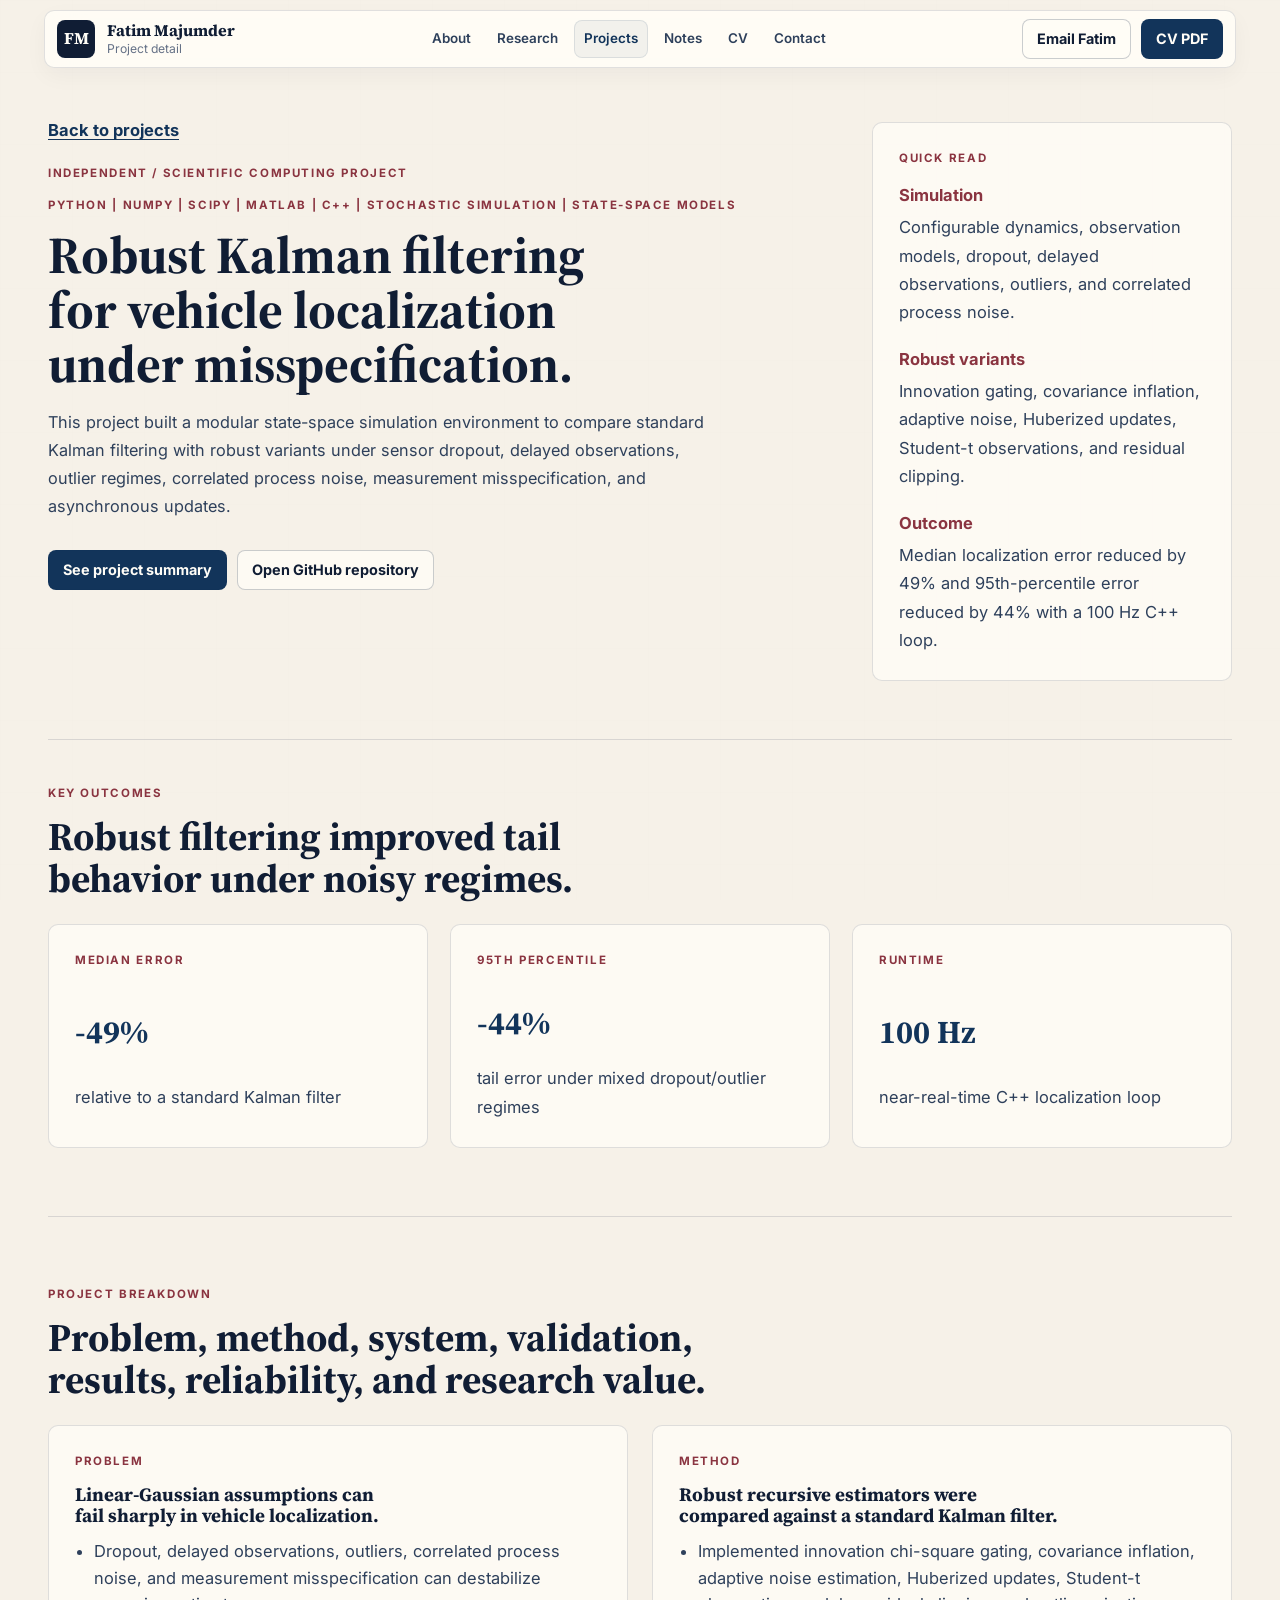
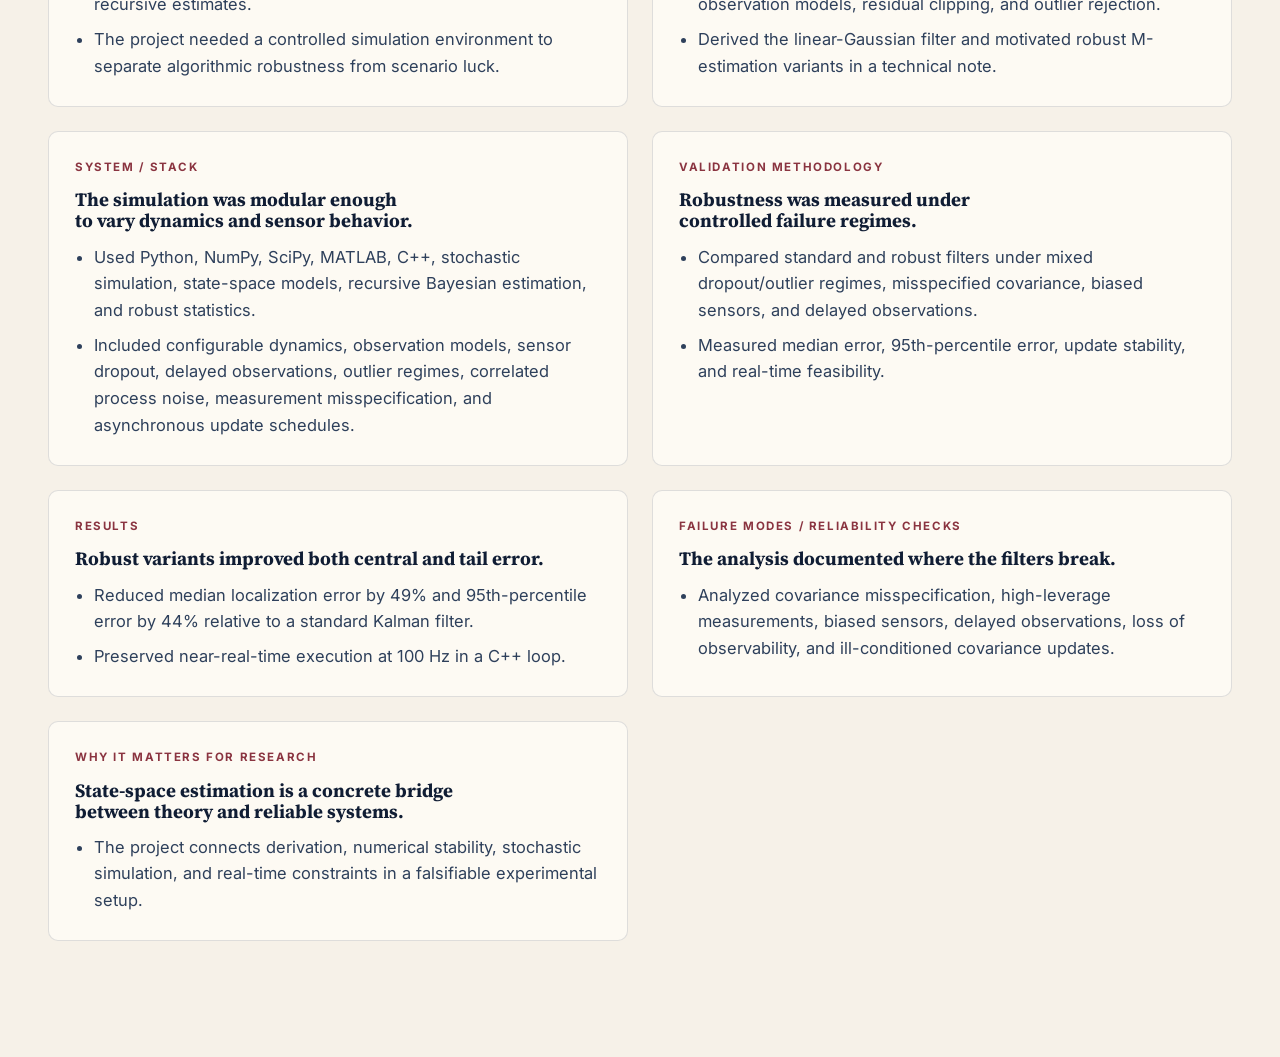
<file: case-studies/robust-kalman-filtering.html>
<!DOCTYPE html>
<html lang="en">
  <head>
    <meta charset="UTF-8">
    <meta name="viewport" content="width=device-width, initial-scale=1.0">
    <meta
      name="description"
      content="Case study for Fatim Majumder's robust Kalman filtering project, a modular state-space simulation environment for vehicle localization under sensor dropout, delayed observations, outliers, and misspecification."
    >
    <meta name="author" content="Fatim Majumder">
    <meta name="robots" content="index, follow">
    <meta name="theme-color" content="#10213d">
    <title>Robust Kalman Filtering | Fatim Majumder</title>
    <link rel="canonical" href="https://fatimmajumder.github.io/case-studies/robust-kalman-filtering.html">
    <link rel="icon" href="../assets/favicon.svg" type="image/svg+xml">
    <meta property="og:site_name" content="Fatim Majumder">
    <meta property="og:title" content="Robust Kalman Filtering | Fatim Majumder">
    <meta
      property="og:description"
      content="Robust state-space estimation under dropout, delayed observations, outliers, correlated process noise, and measurement misspecification."
    >
    <meta property="og:type" content="article">
    <meta property="og:url" content="https://fatimmajumder.github.io/case-studies/robust-kalman-filtering.html">
    <meta property="og:image" content="https://fatimmajumder.github.io/assets/social-preview.png">
    <meta name="twitter:card" content="summary_large_image">
    <meta name="twitter:title" content="Robust Kalman Filtering | Fatim Majumder">
    <meta name="twitter:description" content="Robust state-space estimation for vehicle localization.">
    <meta name="twitter:image" content="https://fatimmajumder.github.io/assets/social-preview.png">
    <link rel="preconnect" href="https://fonts.googleapis.com">
    <link rel="preconnect" href="https://fonts.gstatic.com" crossorigin>
    <link
      href="https://fonts.googleapis.com/css2?family=Source+Serif+4:opsz,wght@8..60,500;8..60,600;8..60,700&amp;family=Inter:wght@400;500;600;700&amp;display=swap"
      rel="stylesheet"
    >
    <link rel="stylesheet" href="../styles.css">
  </head>
  <body class="case-page case-project">
    <a class="skip-link" href="#main-content">Skip to main content</a>

    <div class="site-shell case-shell">
      <header class="site-header">
        <div class="site-header-inner">
          <a class="brand-lockup" href="../index.html" aria-label="Fatim Majumder home">
            <span class="brand-mark" aria-hidden="true">FM</span>
            <span class="brand-copy">
              <strong>Fatim Majumder</strong>
              <span>Project detail</span>
            </span>
          </a>
          <nav class="site-nav" aria-label="Primary navigation">
            <a class="nav-link" data-nav="about" href="../index.html#about">About</a>
            <a class="nav-link" data-nav="research" href="../research.html">Research</a>
            <a class="nav-link is-active" data-nav="projects" href="../projects.html" aria-current="page">Projects</a>
            <a class="nav-link" data-nav="notes" href="../notes.html">Notes</a>
            <a class="nav-link" data-nav="cv" href="../cv.html">CV</a>
            <a class="nav-link" data-nav="contact" href="../contact.html">Contact</a>
          </nav>
          <div class="header-actions">
            <a class="button button-secondary" href="mailto:fatim.majumder@emory.edu">Email Fatim</a>
            <a class="button button-primary" href="../assets/Fatim-Majumder-Academic-CV.pdf" download>CV PDF</a>
          </div>
        </div>
      </header>

      <main id="main-content">
        <section class="section page-hero">
          <div class="page-hero-main">
            <a class="back-link" href="../projects.html">Back to projects</a>
            <p class="eyebrow">Independent / Scientific Computing Project</p>
            <p class="page-meta">Python | NumPy | SciPy | MATLAB | C++ | stochastic simulation | state-space models</p>
            <h1>Robust Kalman filtering for vehicle localization under misspecification.</h1>
            <p class="page-hero-summary">
              This project built a modular state-space simulation environment
              to compare standard Kalman filtering with robust variants under
              sensor dropout, delayed observations, outlier regimes,
              correlated process noise, measurement misspecification, and
              asynchronous updates.
            </p>
            <div class="page-actions">
              <a class="button button-primary" href="../projects.html#kalman-filtering">See project summary</a>
              <a
                class="button button-secondary"
                href="https://github.com/fatimmajumder/robust-kalman-localization"
                target="_blank"
                rel="noopener noreferrer"
              >
                Open GitHub repository
              </a>
            </div>
          </div>
          <aside class="page-hero-rail" aria-label="Case study quick read">
            <article class="page-rail-card">
              <p class="detail-label">Quick read</p>
              <div class="page-rail-list">
                <div>
                  <span>Simulation</span>
                  <p>Configurable dynamics, observation models, dropout, delayed observations, outliers, and correlated process noise.</p>
                </div>
                <div>
                  <span>Robust variants</span>
                  <p>Innovation gating, covariance inflation, adaptive noise, Huberized updates, Student-t observations, and residual clipping.</p>
                </div>
                <div>
                  <span>Outcome</span>
                  <p>Median localization error reduced by 49% and 95th-percentile error reduced by 44% with a 100 Hz C++ loop.</p>
                </div>
              </div>
            </article>
          </aside>
        </section>

        <section class="section" aria-labelledby="metrics-title">
          <div class="section-heading section-heading-compact">
            <p class="eyebrow">Key Outcomes</p>
            <h2 id="metrics-title">Robust filtering improved tail behavior under noisy regimes.</h2>
          </div>
          <div class="metric-grid">
            <article class="metric-card">
              <p class="detail-label">Median Error</p>
              <p class="metric-value">-49%</p>
              <p>relative to a standard Kalman filter</p>
            </article>
            <article class="metric-card">
              <p class="detail-label">95th Percentile</p>
              <p class="metric-value">-44%</p>
              <p>tail error under mixed dropout/outlier regimes</p>
            </article>
            <article class="metric-card">
              <p class="detail-label">Runtime</p>
              <p class="metric-value">100 Hz</p>
              <p>near-real-time C++ localization loop</p>
            </article>
          </div>
        </section>

        <section class="section" aria-labelledby="story-title">
          <div class="section-heading section-heading-compact">
            <p class="eyebrow">Project Breakdown</p>
            <h2 id="story-title">Problem, method, system, validation, results, reliability, and research value.</h2>
          </div>
          <div class="story-grid story-grid-case">
            <article class="content-card">
              <p class="card-kicker">Problem</p>
              <h3>Linear-Gaussian assumptions can fail sharply in vehicle localization.</h3>
              <ul class="bullet-list">
                <li>Dropout, delayed observations, outliers, correlated process noise, and measurement misspecification can destabilize recursive estimates.</li>
                <li>The project needed a controlled simulation environment to separate algorithmic robustness from scenario luck.</li>
              </ul>
            </article>
            <article class="content-card">
              <p class="card-kicker">Method</p>
              <h3>Robust recursive estimators were compared against a standard Kalman filter.</h3>
              <ul class="bullet-list">
                <li>Implemented innovation chi-square gating, covariance inflation, adaptive noise estimation, Huberized updates, Student-t observation models, residual clipping, and outlier rejection.</li>
                <li>Derived the linear-Gaussian filter and motivated robust M-estimation variants in a technical note.</li>
              </ul>
            </article>
            <article class="content-card">
              <p class="card-kicker">System / Stack</p>
              <h3>The simulation was modular enough to vary dynamics and sensor behavior.</h3>
              <ul class="bullet-list">
                <li>Used Python, NumPy, SciPy, MATLAB, C++, stochastic simulation, state-space models, recursive Bayesian estimation, and robust statistics.</li>
                <li>Included configurable dynamics, observation models, sensor dropout, delayed observations, outlier regimes, correlated process noise, measurement misspecification, and asynchronous update schedules.</li>
              </ul>
            </article>
            <article class="content-card">
              <p class="card-kicker">Validation Methodology</p>
              <h3>Robustness was measured under controlled failure regimes.</h3>
              <ul class="bullet-list">
                <li>Compared standard and robust filters under mixed dropout/outlier regimes, misspecified covariance, biased sensors, and delayed observations.</li>
                <li>Measured median error, 95th-percentile error, update stability, and real-time feasibility.</li>
              </ul>
            </article>
            <article class="content-card">
              <p class="card-kicker">Results</p>
              <h3>Robust variants improved both central and tail error.</h3>
              <ul class="bullet-list">
                <li>Reduced median localization error by 49% and 95th-percentile error by 44% relative to a standard Kalman filter.</li>
                <li>Preserved near-real-time execution at 100 Hz in a C++ loop.</li>
              </ul>
            </article>
            <article class="content-card">
              <p class="card-kicker">Failure Modes / Reliability Checks</p>
              <h3>The analysis documented where the filters break.</h3>
              <ul class="bullet-list">
                <li>Analyzed covariance misspecification, high-leverage measurements, biased sensors, delayed observations, loss of observability, and ill-conditioned covariance updates.</li>
              </ul>
            </article>
            <article class="content-card">
              <p class="card-kicker">Why It Matters for Research</p>
              <h3>State-space estimation is a concrete bridge between theory and reliable systems.</h3>
              <ul class="bullet-list">
                <li>The project connects derivation, numerical stability, stochastic simulation, and real-time constraints in a falsifiable experimental setup.</li>
              </ul>
            </article>
          </div>
        </section>
      </main>
    </div>
    <script src="../script.js" defer></script>
  </body>
</html>
</file>
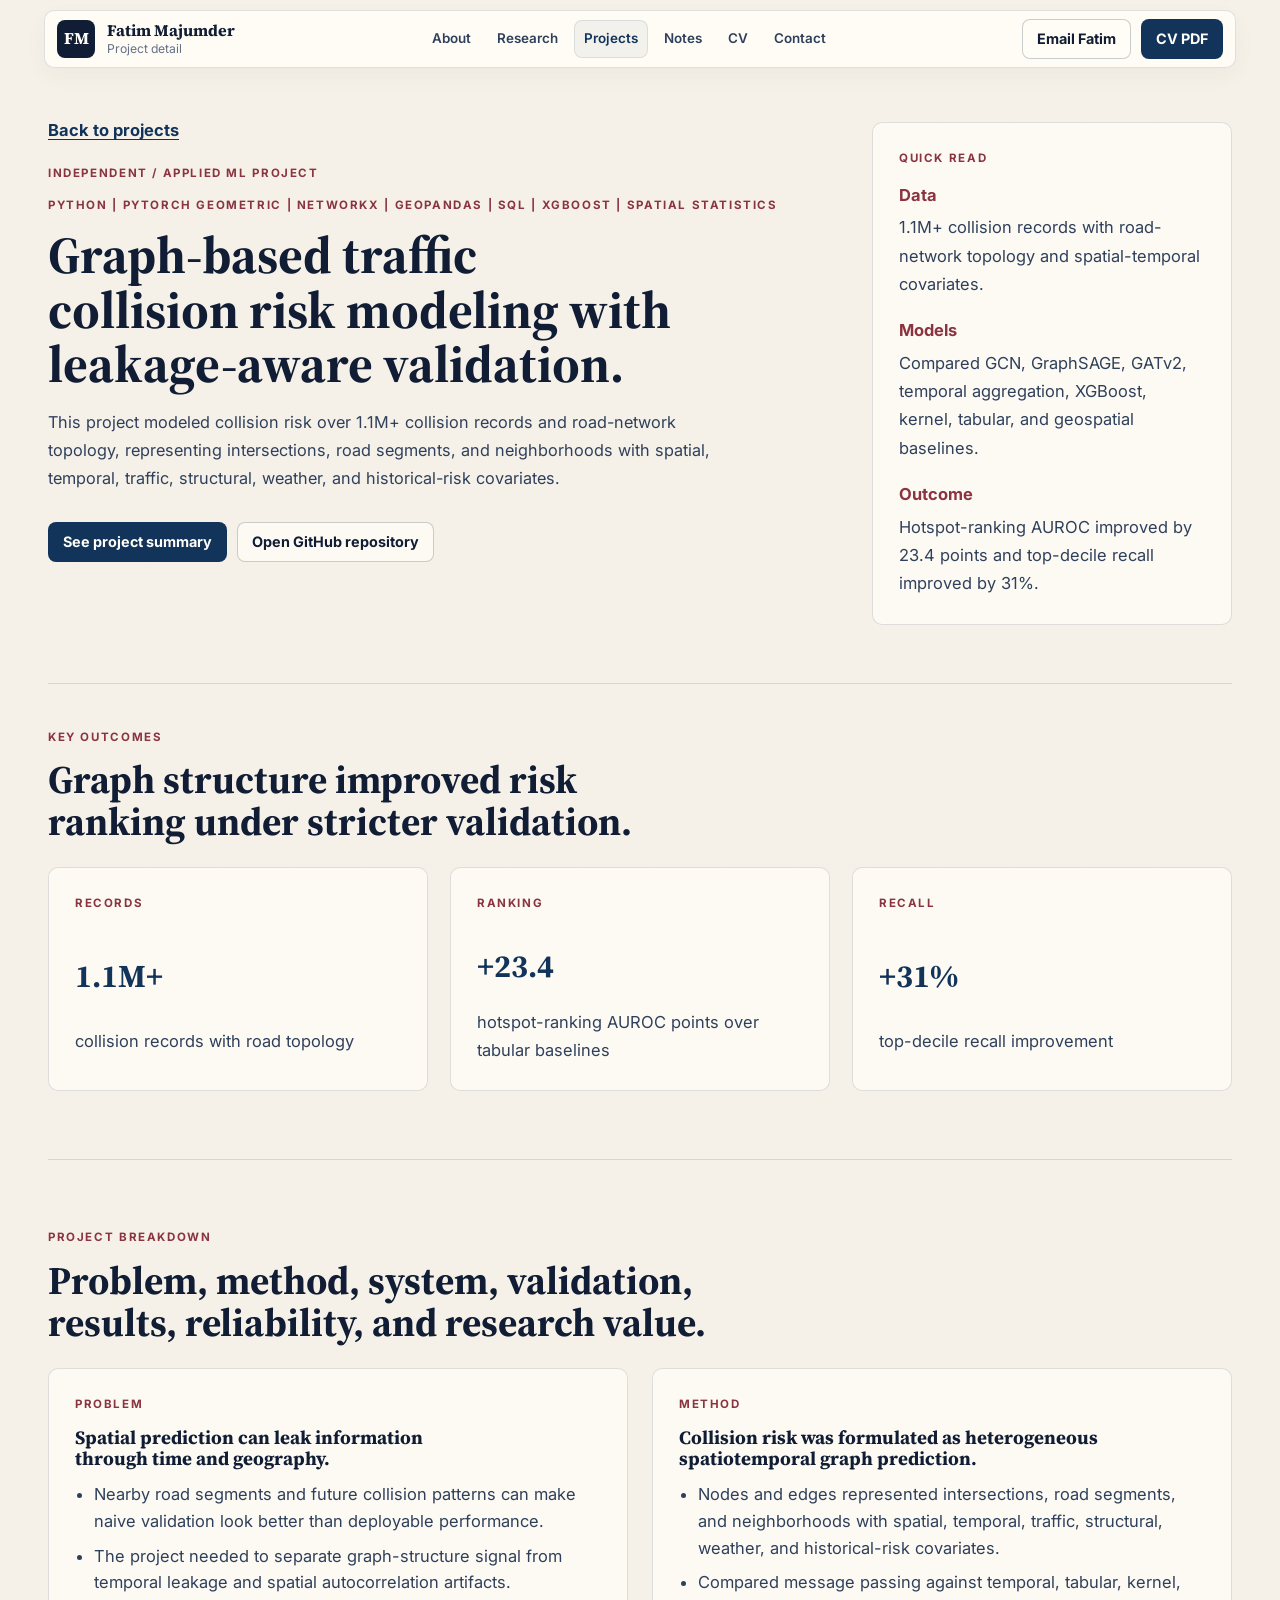
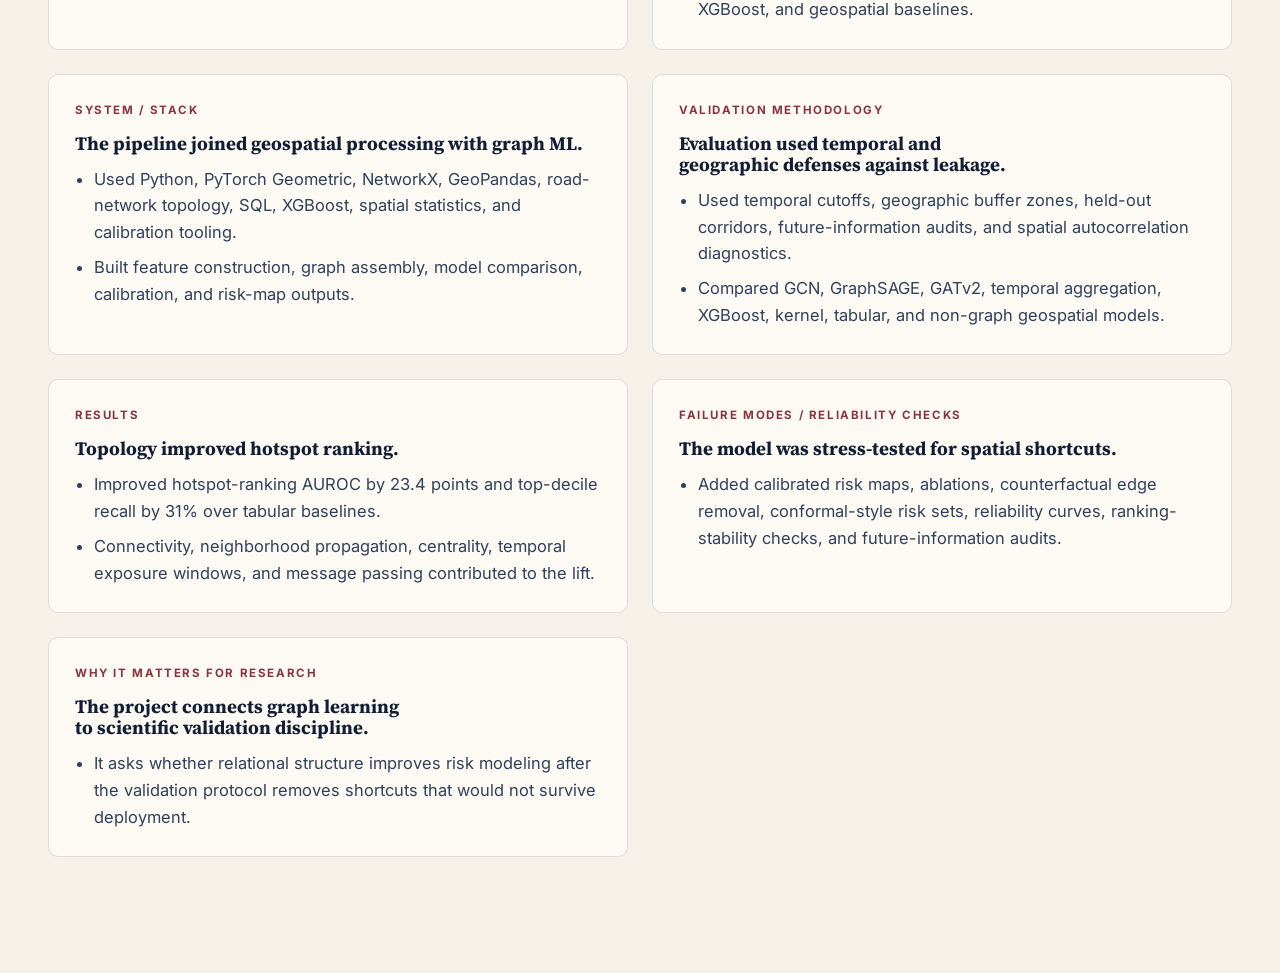
<file: case-studies/traffic-collision-risk-modeling.html>
<!DOCTYPE html>
<html lang="en">
  <head>
    <meta charset="UTF-8">
    <meta name="viewport" content="width=device-width, initial-scale=1.0">
    <meta
      name="description"
      content="Case study for Fatim Majumder's graph-based traffic collision risk modeling project over 1.1M+ collision records and road-network topology with leakage-aware validation."
    >
    <meta name="author" content="Fatim Majumder">
    <meta name="robots" content="index, follow">
    <meta name="theme-color" content="#10213d">
    <title>Traffic Collision Risk Modeling | Fatim Majumder</title>
    <link rel="canonical" href="https://fatimmajumder.github.io/case-studies/traffic-collision-risk-modeling.html">
    <link rel="icon" href="../assets/favicon.svg" type="image/svg+xml">
    <meta property="og:site_name" content="Fatim Majumder">
    <meta property="og:title" content="Traffic Collision Risk Modeling | Fatim Majumder">
    <meta
      property="og:description"
      content="Heterogeneous spatiotemporal graph prediction with leakage-aware validation, held-out corridors, spatial autocorrelation diagnostics, and calibrated risk maps."
    >
    <meta property="og:type" content="article">
    <meta property="og:url" content="https://fatimmajumder.github.io/case-studies/traffic-collision-risk-modeling.html">
    <meta property="og:image" content="https://fatimmajumder.github.io/assets/social-preview.png">
    <meta name="twitter:card" content="summary_large_image">
    <meta name="twitter:title" content="Traffic Collision Risk Modeling | Fatim Majumder">
    <meta name="twitter:description" content="Graph-based collision risk modeling with leakage-aware validation.">
    <meta name="twitter:image" content="https://fatimmajumder.github.io/assets/social-preview.png">
    <link rel="preconnect" href="https://fonts.googleapis.com">
    <link rel="preconnect" href="https://fonts.gstatic.com" crossorigin>
    <link
      href="https://fonts.googleapis.com/css2?family=Source+Serif+4:opsz,wght@8..60,500;8..60,600;8..60,700&amp;family=Inter:wght@400;500;600;700&amp;display=swap"
      rel="stylesheet"
    >
    <link rel="stylesheet" href="../styles.css">
  </head>
  <body class="case-page case-project">
    <a class="skip-link" href="#main-content">Skip to main content</a>

    <div class="site-shell case-shell">
      <header class="site-header">
        <div class="site-header-inner">
          <a class="brand-lockup" href="../index.html" aria-label="Fatim Majumder home">
            <span class="brand-mark" aria-hidden="true">FM</span>
            <span class="brand-copy">
              <strong>Fatim Majumder</strong>
              <span>Project detail</span>
            </span>
          </a>
          <nav class="site-nav" aria-label="Primary navigation">
            <a class="nav-link" data-nav="about" href="../index.html#about">About</a>
            <a class="nav-link" data-nav="research" href="../research.html">Research</a>
            <a class="nav-link is-active" data-nav="projects" href="../projects.html" aria-current="page">Projects</a>
            <a class="nav-link" data-nav="notes" href="../notes.html">Notes</a>
            <a class="nav-link" data-nav="cv" href="../cv.html">CV</a>
            <a class="nav-link" data-nav="contact" href="../contact.html">Contact</a>
          </nav>
          <div class="header-actions">
            <a class="button button-secondary" href="mailto:fatim.majumder@emory.edu">Email Fatim</a>
            <a class="button button-primary" href="../assets/Fatim-Majumder-Academic-CV.pdf" download>CV PDF</a>
          </div>
        </div>
      </header>

      <main id="main-content">
        <section class="section page-hero">
          <div class="page-hero-main">
            <a class="back-link" href="../projects.html">Back to projects</a>
            <p class="eyebrow">Independent / Applied ML Project</p>
            <p class="page-meta">Python | PyTorch Geometric | NetworkX | GeoPandas | SQL | XGBoost | spatial statistics</p>
            <h1>Graph-based traffic collision risk modeling with leakage-aware validation.</h1>
            <p class="page-hero-summary">
              This project modeled collision risk over 1.1M+ collision records
              and road-network topology, representing intersections, road
              segments, and neighborhoods with spatial, temporal, traffic,
              structural, weather, and historical-risk covariates.
            </p>
            <div class="page-actions">
              <a class="button button-primary" href="../projects.html#traffic-risk">See project summary</a>
              <a
                class="button button-secondary"
                href="https://github.com/fatimmajumder/traffic-collision-risk"
                target="_blank"
                rel="noopener noreferrer"
              >
                Open GitHub repository
              </a>
            </div>
          </div>
          <aside class="page-hero-rail" aria-label="Case study quick read">
            <article class="page-rail-card">
              <p class="detail-label">Quick read</p>
              <div class="page-rail-list">
                <div>
                  <span>Data</span>
                  <p>1.1M+ collision records with road-network topology and spatial-temporal covariates.</p>
                </div>
                <div>
                  <span>Models</span>
                  <p>Compared GCN, GraphSAGE, GATv2, temporal aggregation, XGBoost, kernel, tabular, and geospatial baselines.</p>
                </div>
                <div>
                  <span>Outcome</span>
                  <p>Hotspot-ranking AUROC improved by 23.4 points and top-decile recall improved by 31%.</p>
                </div>
              </div>
            </article>
          </aside>
        </section>

        <section class="section" aria-labelledby="metrics-title">
          <div class="section-heading section-heading-compact">
            <p class="eyebrow">Key Outcomes</p>
            <h2 id="metrics-title">Graph structure improved risk ranking under stricter validation.</h2>
          </div>
          <div class="metric-grid">
            <article class="metric-card">
              <p class="detail-label">Records</p>
              <p class="metric-value">1.1M+</p>
              <p>collision records with road topology</p>
            </article>
            <article class="metric-card">
              <p class="detail-label">Ranking</p>
              <p class="metric-value">+23.4</p>
              <p>hotspot-ranking AUROC points over tabular baselines</p>
            </article>
            <article class="metric-card">
              <p class="detail-label">Recall</p>
              <p class="metric-value">+31%</p>
              <p>top-decile recall improvement</p>
            </article>
          </div>
        </section>

        <section class="section" aria-labelledby="story-title">
          <div class="section-heading section-heading-compact">
            <p class="eyebrow">Project Breakdown</p>
            <h2 id="story-title">Problem, method, system, validation, results, reliability, and research value.</h2>
          </div>
          <div class="story-grid story-grid-case">
            <article class="content-card">
              <p class="card-kicker">Problem</p>
              <h3>Spatial prediction can leak information through time and geography.</h3>
              <ul class="bullet-list">
                <li>Nearby road segments and future collision patterns can make naive validation look better than deployable performance.</li>
                <li>The project needed to separate graph-structure signal from temporal leakage and spatial autocorrelation artifacts.</li>
              </ul>
            </article>
            <article class="content-card">
              <p class="card-kicker">Method</p>
              <h3>Collision risk was formulated as heterogeneous spatiotemporal graph prediction.</h3>
              <ul class="bullet-list">
                <li>Nodes and edges represented intersections, road segments, and neighborhoods with spatial, temporal, traffic, structural, weather, and historical-risk covariates.</li>
                <li>Compared message passing against temporal, tabular, kernel, XGBoost, and geospatial baselines.</li>
              </ul>
            </article>
            <article class="content-card">
              <p class="card-kicker">System / Stack</p>
              <h3>The pipeline joined geospatial processing with graph ML.</h3>
              <ul class="bullet-list">
                <li>Used Python, PyTorch Geometric, NetworkX, GeoPandas, road-network topology, SQL, XGBoost, spatial statistics, and calibration tooling.</li>
                <li>Built feature construction, graph assembly, model comparison, calibration, and risk-map outputs.</li>
              </ul>
            </article>
            <article class="content-card">
              <p class="card-kicker">Validation Methodology</p>
              <h3>Evaluation used temporal and geographic defenses against leakage.</h3>
              <ul class="bullet-list">
                <li>Used temporal cutoffs, geographic buffer zones, held-out corridors, future-information audits, and spatial autocorrelation diagnostics.</li>
                <li>Compared GCN, GraphSAGE, GATv2, temporal aggregation, XGBoost, kernel, tabular, and non-graph geospatial models.</li>
              </ul>
            </article>
            <article class="content-card">
              <p class="card-kicker">Results</p>
              <h3>Topology improved hotspot ranking.</h3>
              <ul class="bullet-list">
                <li>Improved hotspot-ranking AUROC by 23.4 points and top-decile recall by 31% over tabular baselines.</li>
                <li>Connectivity, neighborhood propagation, centrality, temporal exposure windows, and message passing contributed to the lift.</li>
              </ul>
            </article>
            <article class="content-card">
              <p class="card-kicker">Failure Modes / Reliability Checks</p>
              <h3>The model was stress-tested for spatial shortcuts.</h3>
              <ul class="bullet-list">
                <li>Added calibrated risk maps, ablations, counterfactual edge removal, conformal-style risk sets, reliability curves, ranking-stability checks, and future-information audits.</li>
              </ul>
            </article>
            <article class="content-card">
              <p class="card-kicker">Why It Matters for Research</p>
              <h3>The project connects graph learning to scientific validation discipline.</h3>
              <ul class="bullet-list">
                <li>It asks whether relational structure improves risk modeling after the validation protocol removes shortcuts that would not survive deployment.</li>
              </ul>
            </article>
          </div>
        </section>
      </main>
    </div>
    <script src="../script.js" defer></script>
  </body>
</html>
</file>
<file: styles.css>
:root {
  --page: #f6f1e8;
  --surface: #fffdf7;
  --surface-subtle: rgba(255, 253, 247, 0.72);
  --surface-wash: rgba(255, 253, 247, 0.46);
  --ink: #101d34;
  --ink-soft: #2e405b;
  --ink-muted: #657186;
  --line: rgba(16, 33, 61, 0.13);
  --line-strong: rgba(16, 33, 61, 0.22);
  --blue: #225b89;
  --blue-deep: #12345a;
  --green: #3f6b5b;
  --red: #8a3440;
  --gold: #8b6f35;
  --shadow: 0 10px 26px rgba(16, 33, 61, 0.055);
  --shadow-card: 0 16px 36px rgba(16, 33, 61, 0.07);
  --radius-panel: 10px;
  --radius-card: 8px;
  --container: 1320px;
  --measure: 68ch;
  --section-y: 68px;
  --serif: "Source Serif 4", Georgia, "Times New Roman", serif;
  --sans: "Inter", -apple-system, BlinkMacSystemFont, "Segoe UI", sans-serif;
  --mono: "SFMono-Regular", Consolas, "Liberation Mono", monospace;
}

*,
*::before,
*::after {
  box-sizing: border-box;
}

html {
  scroll-behavior: smooth;
  scroll-padding-top: 92px;
}

html,
body {
  max-width: 100%;
  overflow-x: hidden;
}

body {
  margin: 0;
  min-height: 100vh;
  color: var(--ink);
  background: var(--page);
  font-family: var(--sans);
  font-size: 16.5px;
  line-height: 1.72;
  text-rendering: optimizeLegibility;
  -webkit-font-smoothing: antialiased;
}

body::before {
  content: "";
  position: fixed;
  inset: 0;
  pointer-events: none;
  background-image:
    linear-gradient(var(--line) 1px, transparent 1px),
    linear-gradient(90deg, var(--line) 1px, transparent 1px);
  background-size: 72px 72px;
  opacity: 0.04;
}

a {
  color: inherit;
  text-decoration-thickness: 1px;
  text-underline-offset: 0.2em;
  transition: color 160ms ease, text-decoration-color 160ms ease;
}

img {
  display: block;
  max-width: 100%;
}

:focus-visible {
  outline: 3px solid rgba(34, 91, 137, 0.35);
  outline-offset: 3px;
}

.skip-link {
  position: absolute;
  top: 12px;
  left: 12px;
  z-index: 100;
  padding: 10px 14px;
  border: 1px solid var(--line-strong);
  border-radius: 8px;
  color: var(--surface);
  background: var(--ink);
  transform: translateY(-180%);
}

.skip-link:focus-visible {
  transform: translateY(0);
}

.site-header {
  position: sticky;
  top: 10px;
  z-index: 40;
  width: min(var(--container), calc(100% - 40px));
  margin: 0 auto;
  border: 1px solid var(--line);
  border-radius: var(--radius-panel);
  background: rgba(255, 253, 247, 0.91);
  box-shadow: 0 8px 22px rgba(16, 33, 61, 0.04);
  backdrop-filter: blur(18px);
}

body.is-scrolled .site-header {
  box-shadow: 0 14px 32px rgba(16, 33, 61, 0.075);
}

.site-header-inner {
  position: relative;
  z-index: 1;
  display: grid;
  grid-template-columns: auto 1fr auto;
  gap: 16px;
  align-items: center;
  width: 100%;
  margin: 0 auto;
  padding: 8px 12px;
}

.site-header-inner > * {
  min-width: 0;
}

.brand-lockup {
  display: inline-flex;
  gap: 12px;
  align-items: center;
  min-width: 0;
  text-decoration: none;
}

.brand-mark {
  display: inline-flex;
  align-items: center;
  justify-content: center;
  width: 38px;
  height: 38px;
  flex: 0 0 auto;
  border: 1px solid var(--line-strong);
  border-radius: 8px;
  color: var(--surface);
  background: var(--ink);
  font-family: var(--serif);
  font-weight: 700;
}

.brand-copy {
  display: grid;
  gap: 1px;
}

.brand-copy strong {
  font-family: var(--serif);
  font-size: 1rem;
  line-height: 1.1;
}

.brand-copy span {
  color: var(--ink-muted);
  font-size: 0.76rem;
  line-height: 1.25;
}

.site-nav {
  display: flex;
  justify-content: center;
  gap: 6px;
  min-width: 0;
  max-width: 100%;
  overflow-x: auto;
  scrollbar-width: none;
}

.site-nav::-webkit-scrollbar {
  display: none;
}

.nav-link {
  border: 1px solid transparent;
  border-radius: 8px;
  padding: 6px 9px;
  color: var(--ink-soft);
  font-size: 0.84rem;
  font-weight: 600;
  text-decoration: none;
  transition: color 160ms ease, background-color 160ms ease, border-color 160ms ease;
}

.nav-link:hover,
.nav-link:focus-visible,
body[data-page="about"] .nav-link[data-nav="about"],
body[data-page="research"] .nav-link[data-nav="research"],
body[data-page="projects"] .nav-link[data-nav="projects"],
body[data-page="notes"] .nav-link[data-nav="notes"],
body[data-page="cv"] .nav-link[data-nav="cv"],
body[data-page="contact"] .nav-link[data-nav="contact"],
.nav-link.is-active {
  color: var(--blue-deep);
  border-color: rgba(18, 52, 90, 0.1);
  background: rgba(18, 52, 90, 0.055);
}

.header-actions,
.hero-actions,
.page-actions,
.section-actions,
.contact-actions,
.project-links,
.profile-links {
  display: flex;
  flex-wrap: wrap;
  gap: 10px;
  align-items: center;
}

.button {
  display: inline-flex;
  align-items: center;
  justify-content: center;
  min-height: 40px;
  border: 1px solid var(--line-strong);
  border-radius: 8px;
  padding: 9px 14px;
  font-size: 0.9rem;
  font-weight: 700;
  line-height: 1.15;
  text-align: center;
  text-decoration: none;
  transition: transform 160ms ease, box-shadow 160ms ease, border-color 160ms ease, background-color 160ms ease, color 160ms ease;
}

.button-primary {
  border-color: rgba(18, 52, 90, 0.94);
  color: var(--surface);
  background: var(--blue-deep);
}

.button-secondary {
  color: var(--ink);
  background: rgba(255, 253, 247, 0.78);
}

.button:hover {
  border-color: rgba(18, 52, 90, 0.32);
  box-shadow: var(--shadow);
  transform: translateY(-1px);
}

.button:active {
  transform: translateY(0);
}

main,
.site-footer,
.site-shell,
.case-shell {
  position: relative;
  z-index: 1;
  width: min(var(--container), calc(100% - 48px));
  margin: 0 auto;
}

.section {
  padding: var(--section-y) 0;
  border-top: 1px solid var(--line);
}

.hero,
.page-hero {
  display: grid;
  grid-template-columns: minmax(0, 1fr) minmax(300px, 360px);
  gap: 58px;
  align-items: start;
  padding-top: 76px;
  padding-bottom: 72px;
  border-top: 0;
}

.page-hero {
  align-items: start;
  padding-top: 58px;
  padding-bottom: 58px;
}

.hero-copy,
.page-hero-main,
.section-copy,
.statement-copy {
  min-width: 0;
  max-width: 910px;
}

.eyebrow,
.detail-label,
.card-kicker,
.note-status,
.cv-meta,
.page-meta {
  margin: 0 0 12px;
  color: var(--red);
  font-size: 0.72rem;
  font-weight: 700;
  letter-spacing: 0.14em;
  text-transform: uppercase;
}

h1,
h2,
h3 {
  margin: 0;
  font-family: var(--serif);
  line-height: 1.12;
  text-wrap: balance;
  overflow-wrap: break-word;
}

h1 {
  max-width: 980px;
  font-size: 4.45rem;
  line-height: 0.99;
}

h2 {
  max-width: 980px;
  font-size: 2.45rem;
  line-height: 1.07;
}

h3 {
  font-size: 1.18rem;
}

p {
  margin: 0;
  overflow-wrap: break-word;
}

p + p {
  margin-top: 1rem;
}

.hero-deck {
  max-width: 680px;
  margin-top: 22px;
  color: var(--blue-deep);
  font-family: var(--serif);
  font-size: 1.2rem;
  line-height: 1.55;
}

.hero-summary,
.page-hero-summary,
.section-intro {
  max-width: var(--measure);
  margin-top: 16px;
  color: var(--ink-soft);
  font-size: 1.02rem;
  line-height: 1.72;
}

.hero-status {
  display: grid;
  gap: 5px;
  max-width: 760px;
  margin-top: 26px;
  border: 1px solid var(--line);
  border-left: 3px solid var(--red);
  border-radius: var(--radius-card);
  padding: 15px 17px;
  color: var(--ink-soft);
  background: rgba(255, 253, 247, 0.62);
  font-size: 0.96rem;
  line-height: 1.6;
}

.theorem-label {
  margin: 0;
  color: var(--red);
  font-family: var(--mono);
  font-size: 0.72rem;
  font-weight: 700;
  letter-spacing: 0.08em;
  text-transform: uppercase;
}

.hero .eyebrow {
  max-width: 760px;
  font-size: 0.75rem;
  letter-spacing: 0.13em;
  text-transform: uppercase;
}

.interest-list,
.interest-cloud,
.tag-list,
.hero-focus-list,
.hero-role-list {
  display: flex;
  flex-wrap: wrap;
  gap: 8px;
  margin: 24px 0 0;
  padding: 0;
  list-style: none;
}

.interest-list li,
.interest-cloud li,
.tag-list li,
.hero-focus-list li,
.hero-role-list li {
  max-width: 100%;
  border: 1px solid var(--line);
  border-radius: 999px;
  padding: 5px 10px;
  color: var(--ink-soft);
  background: rgba(255, 253, 247, 0.58);
  font-size: 0.8rem;
  line-height: 1.35;
}

.hero-actions,
.page-actions {
  margin-top: 30px;
}

.hero-actions {
  gap: 9px;
  max-width: 760px;
}

.hero-rail,
.page-hero-rail {
  display: grid;
  gap: 12px;
  justify-items: end;
  padding-top: 6px;
}

.hero-portrait {
  width: min(100%, 350px);
  margin: 0;
}

.hero-portrait img {
  display: block;
  width: 100%;
  height: auto;
  aspect-ratio: 4 / 5;
  object-fit: cover;
  object-position: center top;
  border: 1px solid var(--line);
  border-radius: var(--radius-panel);
  background: var(--surface-subtle);
  box-shadow: var(--shadow-card);
}

.rail-block,
.page-rail-card,
.education-card,
.theme-card,
.project-preview,
.note-card,
.project-detail,
.question-item,
.contact-panel,
.content-card,
.metric-card,
.boundary-card,
.proof-card,
.experience-card,
.project-card,
.writing-card {
  border: 1px solid var(--line);
  border-radius: var(--radius-panel);
  background: rgba(255, 253, 247, 0.74);
  box-shadow: none;
  transition: transform 160ms ease, border-color 160ms ease, background-color 160ms ease, box-shadow 160ms ease;
}

.rail-block,
.page-rail-card,
.education-card,
.theme-card,
.project-preview,
.note-card,
.question-item,
.contact-panel,
.content-card,
.metric-card,
.boundary-card,
.proof-card,
.experience-card,
.project-card,
.writing-card {
  padding: 26px;
}

.hero-rail .rail-block,
.hero-portrait {
  width: 100%;
  max-width: 340px;
  justify-self: end;
}

.rail-block p:not(.detail-label),
.page-rail-card p:not(.detail-label) {
  color: var(--ink-soft);
}

.section-heading {
  max-width: 900px;
  margin-bottom: 30px;
}

.section-heading-compact {
  margin-bottom: 24px;
}

.split-section {
  display: grid;
  grid-template-columns: minmax(260px, 0.72fr) minmax(0, 1.28fr);
  gap: 46px;
  align-items: start;
}

.section-copy {
  max-width: var(--measure);
  color: var(--ink-soft);
  font-size: 1.03rem;
  line-height: 1.74;
}
.transition-card {
  border-top: 1px solid var(--line);
}

.transition-card .section-heading,
.transition-card .section-copy {
  border: 1px solid var(--line);
  background: rgba(255, 253, 248, 0.6);
}

.transition-card .section-heading {
  height: 100%;
  margin-bottom: 0;
  border-right: 0;
  border-radius: var(--radius-panel) 0 0 var(--radius-panel);
  padding: 38px;
}

.transition-card .section-copy {
  height: 100%;
  border-radius: 0 var(--radius-panel) var(--radius-panel) 0;
  padding: 38px;
}

.theme-grid,
.education-grid,
.notes-preview-grid,
.notes-grid,
.contact-layout,
.metric-grid,
.proof-grid,
.project-grid,
.writing-grid,
.case-study-grid {
  display: grid;
  grid-template-columns: repeat(2, minmax(0, 1fr));
  gap: 22px;
}

.education-card p,
.theme-card p,
.project-preview p,
.note-card p,
.question-item p {
  margin-top: 12px;
  color: var(--ink-soft);
  line-height: 1.68;
}

.project-preview-list,
.project-detail-list,
.question-list,
.experience-list,
.story-grid-case {
  display: grid;
  gap: 24px;
}

.project-detail-list,
.notes-grid-section {
  padding-top: 40px;
}

.project-preview-list {
  grid-template-columns: repeat(auto-fit, minmax(230px, 1fr));
}

.project-preview {
  display: grid;
  gap: 11px;
  align-content: start;
}

.project-preview:hover,
.note-card:hover,
.theme-card:hover,
.contact-panel:hover {
  transform: translateY(-1px);
  border-color: rgba(18, 52, 90, 0.2);
  background: rgba(255, 253, 247, 0.9);
  box-shadow: var(--shadow);
}

.project-preview .text-link,
.project-links {
  margin-top: 10px;
}

.text-link {
  color: var(--blue-deep);
  font-weight: 700;
  text-decoration-color: rgba(18, 52, 90, 0.35);
  transition: color 160ms ease, text-decoration-color 160ms ease;
}

.text-link:hover {
  color: var(--red);
  text-decoration-color: rgba(138, 52, 64, 0.65);
}

.contact-band {
  display: grid;
  grid-template-columns: minmax(0, 1.1fr) auto;
  gap: 32px;
  align-items: center;
  border-bottom: 1px solid var(--line);
  padding-bottom: 62px;
}

.contact-band p:not(.eyebrow) {
  max-width: 720px;
  margin-top: 16px;
  color: var(--ink-soft);
}

.site-footer {
  border-top: 1px solid var(--line);
  padding: 28px 0 42px;
  color: var(--ink-muted);
  font-size: 0.92rem;
}

.page-hero h1 {
  max-width: 1040px;
  font-size: 3.25rem;
  line-height: 1.05;
}

.page-hero + .section {
  padding-top: 44px;
}

.page-rail-list {
  display: grid;
  gap: 18px;
}

.page-rail-list span {
  color: var(--red);
  font-weight: 700;
}

.page-rail-list p {
  margin-top: 4px;
  color: var(--ink-soft);
}

.statement-section {
  display: grid;
  grid-template-columns: minmax(260px, 0.8fr) minmax(0, 1.2fr);
  gap: 54px;
}

.statement-copy {
  border-top: 1px solid var(--line);
  border-bottom: 1px solid var(--line);
  padding: 24px 0;
  color: var(--ink-soft);
  font-family: var(--serif);
  font-size: 1.22rem;
  line-height: 1.64;
}

.interest-cloud {
  margin-top: 0;
}

.research-direction-grid {
  counter-reset: research-direction;
}

.research-direction-grid .theme-card {
  position: relative;
  min-height: 0;
  padding-top: 24px;
}

.research-direction-grid .theme-card::before {
  counter-increment: research-direction;
  content: "0" counter(research-direction);
  display: inline-block;
  margin-bottom: 16px;
  color: var(--blue-deep);
  font-family: var(--mono);
  font-size: 0.78rem;
  font-weight: 700;
  letter-spacing: 0.08em;
}

.research-direction-grid .theme-card h3 {
  font-size: 1.36rem;
}

.research-card-thesis {
  margin-top: 10px;
  color: var(--ink-soft);
  font-family: var(--serif);
  font-size: 1.06rem;
  line-height: 1.5;
}

.research-tags,
.project-meta-list,
.cv-toc {
  display: flex;
  flex-wrap: wrap;
  gap: 8px;
  margin: 18px 0 0;
  padding: 0;
  list-style: none;
}

.research-tags li,
.project-meta-list li,
.cv-toc a {
  border: 1px solid var(--line);
  border-radius: 999px;
  padding: 5px 10px;
  color: var(--ink-soft);
  background: var(--surface-wash);
  font-size: 0.76rem;
  font-weight: 600;
  line-height: 1.35;
  text-decoration: none;
}

.cv-toc a:hover,
.research-tags li:hover,
.project-meta-list li:hover {
  border-color: rgba(18, 52, 90, 0.24);
  color: var(--blue-deep);
}

.question-item {
  display: grid;
  grid-template-columns: minmax(220px, 0.7fr) minmax(0, 1.3fr);
  gap: 28px;
  align-items: start;
}

.page-hero-rail .rail-block,
.page-rail-card {
  width: 100%;
  max-width: 360px;
  justify-self: end;
}

.project-detail {
  display: grid;
  grid-template-columns: minmax(250px, 0.48fr) minmax(0, 1.52fr);
  gap: 34px;
  padding: 32px;
  scroll-margin-top: 120px;
}

.project-detail-heading {
  align-self: start;
  display: grid;
  gap: 12px;
}

.project-detail-heading h2 {
  margin-top: 0;
  font-size: 2rem;
  line-height: 1.08;
}

.project-motivation {
  margin-top: 6px;
  color: var(--ink-soft);
  line-height: 1.56;
}

.project-facts {
  display: grid;
  gap: 0;
  margin: 0;
}

.project-facts div {
  display: grid;
  grid-template-columns: minmax(170px, 0.3fr) minmax(0, 1fr);
  gap: 22px;
  border-bottom: 1px solid var(--line);
  padding: 11px 0 12px;
}

.project-facts div:first-child {
  border-top: 1px solid var(--line);
  border-left: 0;
  border-radius: 0;
  background: transparent;
}

.project-facts div:last-child {
  border-bottom: 0;
  padding-bottom: 0;
}

.project-facts dt {
  margin-bottom: 0;
  color: var(--red);
  font-size: 0.69rem;
  font-weight: 700;
  letter-spacing: 0.12em;
  text-transform: uppercase;
}

.project-facts dd {
  max-width: 78ch;
  margin: 0;
  color: var(--ink-soft);
  font-size: 0.96rem;
  line-height: 1.56;
}

.project-links {
  grid-column: 2;
}

.notes-grid {
  grid-template-columns: repeat(auto-fit, minmax(300px, 1fr));
  align-items: stretch;
  gap: 22px;
}

.note-card {
  display: flex;
  min-height: 318px;
  flex-direction: column;
}

.note-card h2 {
  font-size: 1.34rem;
  line-height: 1.18;
}

.note-status {
  display: inline-flex;
  width: fit-content;
  max-width: 100%;
  margin-bottom: 16px;
  border-bottom: 1px solid rgba(138, 52, 64, 0.28);
  padding: 0 0 5px;
  color: var(--red);
  background: transparent;
  font-size: 0.67rem;
  letter-spacing: 0.12em;
  line-height: 1.25;
  text-transform: uppercase;
}

.tag-list {
  margin-top: auto;
  padding-top: 18px;
}

.note-link-placeholder {
  margin-top: 12px;
  color: var(--ink-muted);
  font-family: var(--mono);
  font-size: 0.84rem;
}

.coursework-groups {
  display: grid;
  gap: 14px;
  margin-top: 14px;
}

.coursework-group {
  display: grid;
  gap: 8px;
}

.coursework-group h4 {
  margin: 0;
  color: var(--ink);
  font-size: 0.9rem;
}

.coursework-tags {
  display: flex;
  flex-wrap: wrap;
  gap: 7px;
  margin: 0;
  padding: 0;
  list-style: none;
}

.coursework-tags li {
  border: 1px solid var(--line);
  border-radius: 999px;
  padding: 4px 9px;
  color: var(--ink-soft);
  background: rgba(255, 253, 247, 0.72);
  font-size: 0.8rem;
  line-height: 1.35;
}

.skill-groups {
  gap: 18px;
}

.skill-groups .coursework-group {
  border-bottom: 1px solid var(--line);
  padding-bottom: 14px;
}

.skill-groups .coursework-group:last-child {
  border-bottom: 0;
  padding-bottom: 0;
}

.cv-main {
  max-width: var(--container);
}

.cv-main .page-hero {
  padding-bottom: 44px;
}

.cv-hero-panel {
  max-width: 820px;
  margin-top: 28px;
  border: 1px solid var(--line);
  border-left: 3px solid var(--red);
  border-radius: var(--radius-card);
  padding: 18px;
  background: rgba(255, 253, 247, 0.56);
}

.cv-hero-panel h2 {
  font-size: 1.4rem;
  line-height: 1.16;
}

.cv-hero-panel p:not(.eyebrow) {
  max-width: 76ch;
  margin-top: 8px;
  color: var(--ink-soft);
}

.cv-hero-panel .cv-toc {
  margin-top: 14px;
}

.cv-section {
  display: grid;
  gap: 20px;
  max-width: 1120px;
}

.cv-section h2 {
  padding-bottom: 12px;
  border-bottom: 1px solid var(--line);
  font-size: 2.05rem;
}

.cv-entry {
  display: grid;
  gap: 10px;
  padding: 8px 0 18px;
  border-bottom: 1px solid var(--line);
}

.cv-entry-header {
  display: grid;
  grid-template-columns: minmax(0, 1fr) auto;
  gap: 14px;
  align-items: baseline;
}

.cv-entry-header p {
  margin-top: 0;
  color: var(--ink-muted);
}

.cv-entry:last-child {
  border-bottom: 0;
}

.cv-entry p,
.cv-section p,
.cv-compact-list {
  color: var(--ink-soft);
}

.cv-compact-list,
.bullet-list,
.archive-list,
.link-list,
.case-metric-list {
  margin: 12px 0 0;
  padding-left: 1.2rem;
  color: var(--ink-soft);
  line-height: 1.62;
}

.cv-compact-list li + li,
.bullet-list li + li,
.archive-list li + li,
.link-list li + li,
.case-metric-list li + li {
  margin-top: 0.5rem;
}

.archive-list {
  display: grid;
  grid-template-columns: repeat(auto-fit, minmax(220px, 1fr));
  gap: 10px;
  padding-left: 0;
  list-style: none;
}

.archive-list li {
  border: 1px solid var(--line);
  border-radius: var(--radius-card);
  padding: 11px 13px;
  background: rgba(255, 253, 247, 0.58);
}

.archive-list li + li {
  margin-top: 0;
}

.contact-layout {
  grid-template-columns: repeat(3, minmax(0, 1fr));
}

.contact-panel {
  display: grid;
  align-content: start;
  gap: 14px;
}

.contact-panel h2 {
  font-size: 1.65rem;
}

.contact-panel p {
  color: var(--ink-soft);
}

.profile-links {
  align-items: flex-start;
  flex-direction: column;
}

/* Compatibility for preserved project detail pages under case-studies/. */

.site-shell,
.case-shell {
  padding-bottom: 48px;
}

.back-link {
  display: inline-block;
  margin-bottom: 20px;
  color: var(--blue-deep);
  font-weight: 700;
}

.card-header {
  display: grid;
  gap: 12px;
}

.card-header-split {
  grid-template-columns: minmax(0, 1fr) auto;
}

.card-summary {
  margin-top: 14px;
  color: var(--ink-soft);
}

.card-compact-grid,
.card-detail-grid {
  display: grid;
  grid-template-columns: repeat(2, minmax(0, 1fr));
  gap: 12px;
  margin-top: 18px;
}

.compact-detail,
.detail-block {
  border: 1px solid var(--line);
  border-radius: 8px;
  padding: 14px;
  background: var(--surface-subtle);
}

.compact-detail p:not(.detail-label),
.detail-block p:not(.detail-label) {
  color: var(--ink-soft);
}

.card-proof {
  min-width: 132px;
  border-left: 3px solid var(--blue);
  padding-left: 12px;
}

.card-proof-value,
.proof-value,
.metric-value,
.hero-proof-value {
  display: block;
  color: var(--blue-deep);
  font-family: var(--serif);
  font-size: 2rem;
  font-weight: 700;
  line-height: 1.05;
}

.card-proof-label,
.proof-label,
.proof-context {
  color: var(--ink-muted);
  font-size: 0.9rem;
}

.card-footer,
.card-actions {
  display: grid;
  gap: 12px;
  margin-top: 18px;
}

.stack-list {
  color: var(--ink-muted);
  font-size: 0.92rem;
}

.metric-grid,
.proof-grid {
  grid-template-columns: repeat(3, minmax(0, 1fr));
  padding: 0;
  list-style: none;
}

.metric-card {
  display: grid;
  gap: 8px;
}

.metric-card p:not(.detail-label):not(.metric-value),
.proof-card p:not(.proof-value) {
  color: var(--ink-soft);
}

.story-grid-case {
  grid-template-columns: repeat(2, minmax(0, 1fr));
}

.story-grid-case .content-card:nth-child(5) {
  grid-column: auto;
}

.boundary-card {
  max-width: 820px;
}

.boundary-card p:not(.detail-label) {
  margin-top: 12px;
  color: var(--ink-soft);
}

.hero-proof-list {
  display: grid;
  gap: 12px;
  margin: 0;
  padding: 0;
  list-style: none;
}

.hero-proof-strip {
  grid-template-columns: repeat(3, minmax(0, 1fr));
  margin-top: 28px;
}

.hero-proof-item {
  display: grid;
  gap: 8px;
  align-content: start;
  border: 1px solid var(--line);
  border-radius: var(--radius-card);
  padding: 14px 14px 13px;
  background: rgba(255, 253, 247, 0.62);
}

.experience-card {
  display: grid;
  grid-template-columns: minmax(230px, 0.56fr) minmax(0, 1.44fr);
  gap: 30px;
}

.experience-meta p {
  color: var(--ink-muted);
}

.experience-body p {
  color: var(--ink-soft);
}

.skill-groups p {
  color: var(--ink-soft);
}

@media (max-width: 980px) {
  .site-header {
    width: min(var(--container), calc(100% - 32px));
  }

  .site-header-inner {
    grid-template-columns: auto 1fr;
    gap: 14px;
  }

  .site-nav {
    flex-wrap: wrap;
    justify-content: flex-end;
    padding-bottom: 0;
  }

  .header-actions {
    display: none;
  }

  .hero,
  .page-hero,
  .split-section,
  .statement-section,
  .project-detail,
  .question-item,
  .experience-card,
  .contact-band {
    grid-template-columns: 1fr;
  }

  .project-links {
    grid-column: auto;
  }

  .contact-layout,
  .metric-grid,
  .proof-grid,
  .hero-proof-strip {
    grid-template-columns: 1fr;
  }

  .project-preview-list,
  .theme-grid,
  .education-grid,
  .notes-preview-grid,
  .notes-grid {
    grid-template-columns: repeat(2, minmax(0, 1fr));
  }

  .hero-rail,
  .page-hero-rail {
    justify-items: start;
  }

  .page-hero-rail {
    grid-template-columns: repeat(auto-fit, minmax(260px, 1fr));
    width: 100%;
  }

  .hero-rail .rail-block,
  .hero-portrait,
  .page-hero-rail .rail-block,
  .page-rail-card {
    max-width: none;
    justify-self: start;
  }

  .transition-card .section-heading,
  .transition-card .section-copy {
    border: 1px solid var(--line);
    border-radius: var(--radius-panel);
  }
}

@media (max-width: 720px) {
  body {
    font-size: 15px;
  }

  .site-header {
    top: 0;
    width: 100%;
    border-right: 0;
    border-left: 0;
    border-radius: 0;
  }

  .site-header-inner,
  main,
  .site-footer,
  .site-shell,
  .case-shell {
    width: auto;
    margin-right: 14px;
    margin-left: 14px;
  }

  .site-header-inner {
    grid-template-columns: 1fr;
    gap: 10px;
  }

  .brand-copy span,
  .header-actions {
    display: none;
  }

  .site-nav {
    flex-wrap: wrap;
    justify-content: flex-start;
    overflow-x: visible;
    gap: 4px;
  }

  .nav-link {
    padding: 7px 8px;
    font-size: 0.82rem;
  }

  .section {
    padding: 46px 0;
  }

  .hero,
  .page-hero {
    display: block;
    gap: 28px;
    padding-top: 50px;
    padding-bottom: 52px;
  }

  .hero-rail,
  .page-hero-rail {
    margin-top: 28px;
  }

  .hero-portrait {
    width: min(100%, 280px);
    margin-inline: auto;
  }

  h1,
  .page-hero h1 {
    font-size: 2.75rem;
    line-height: 1.04;
  }

  h2 {
    font-size: 2.05rem;
  }

  .hero-deck,
  .statement-copy {
    font-size: 1.14rem;
  }

  .theme-grid,
  .education-grid,
  .notes-preview-grid,
  .notes-grid,
  .project-preview-list,
  .project-grid,
  .writing-grid,
  .case-study-grid,
  .story-grid-case,
  .card-compact-grid,
  .card-detail-grid {
    grid-template-columns: 1fr;
  }

  .project-detail,
  .rail-block,
  .page-rail-card,
  .education-card,
  .theme-card,
  .project-preview,
  .note-card,
  .question-item,
  .contact-panel,
  .content-card,
  .metric-card,
  .boundary-card,
  .proof-card,
  .project-card,
  .writing-card {
    padding: 22px;
  }

  .cv-hero-panel {
    padding: 16px;
  }

  .cv-hero-panel h2 {
    font-size: 1.28rem;
  }

  .page-hero-rail .rail-block,
  .page-rail-card {
    max-width: none;
  }

  .hero-actions,
  .page-actions,
  .contact-actions {
    align-items: stretch;
  }

  .hero-actions .button,
  .page-actions .button,
  .contact-actions .button {
    flex: 1 1 170px;
  }

  .hero-proof-item {
    grid-template-columns: 1fr;
  }

  .hero-proof-strip {
    grid-template-columns: 1fr;
  }

  .project-facts div,
  .cv-entry-header {
    grid-template-columns: 1fr;
  }
}

@media (prefers-reduced-motion: reduce) {
  *,
  *::before,
  *::after {
    scroll-behavior: auto !important;
    transition-duration: 0.01ms !important;
    animation-duration: 0.01ms !important;
    animation-iteration-count: 1 !important;
  }
}
</file>
